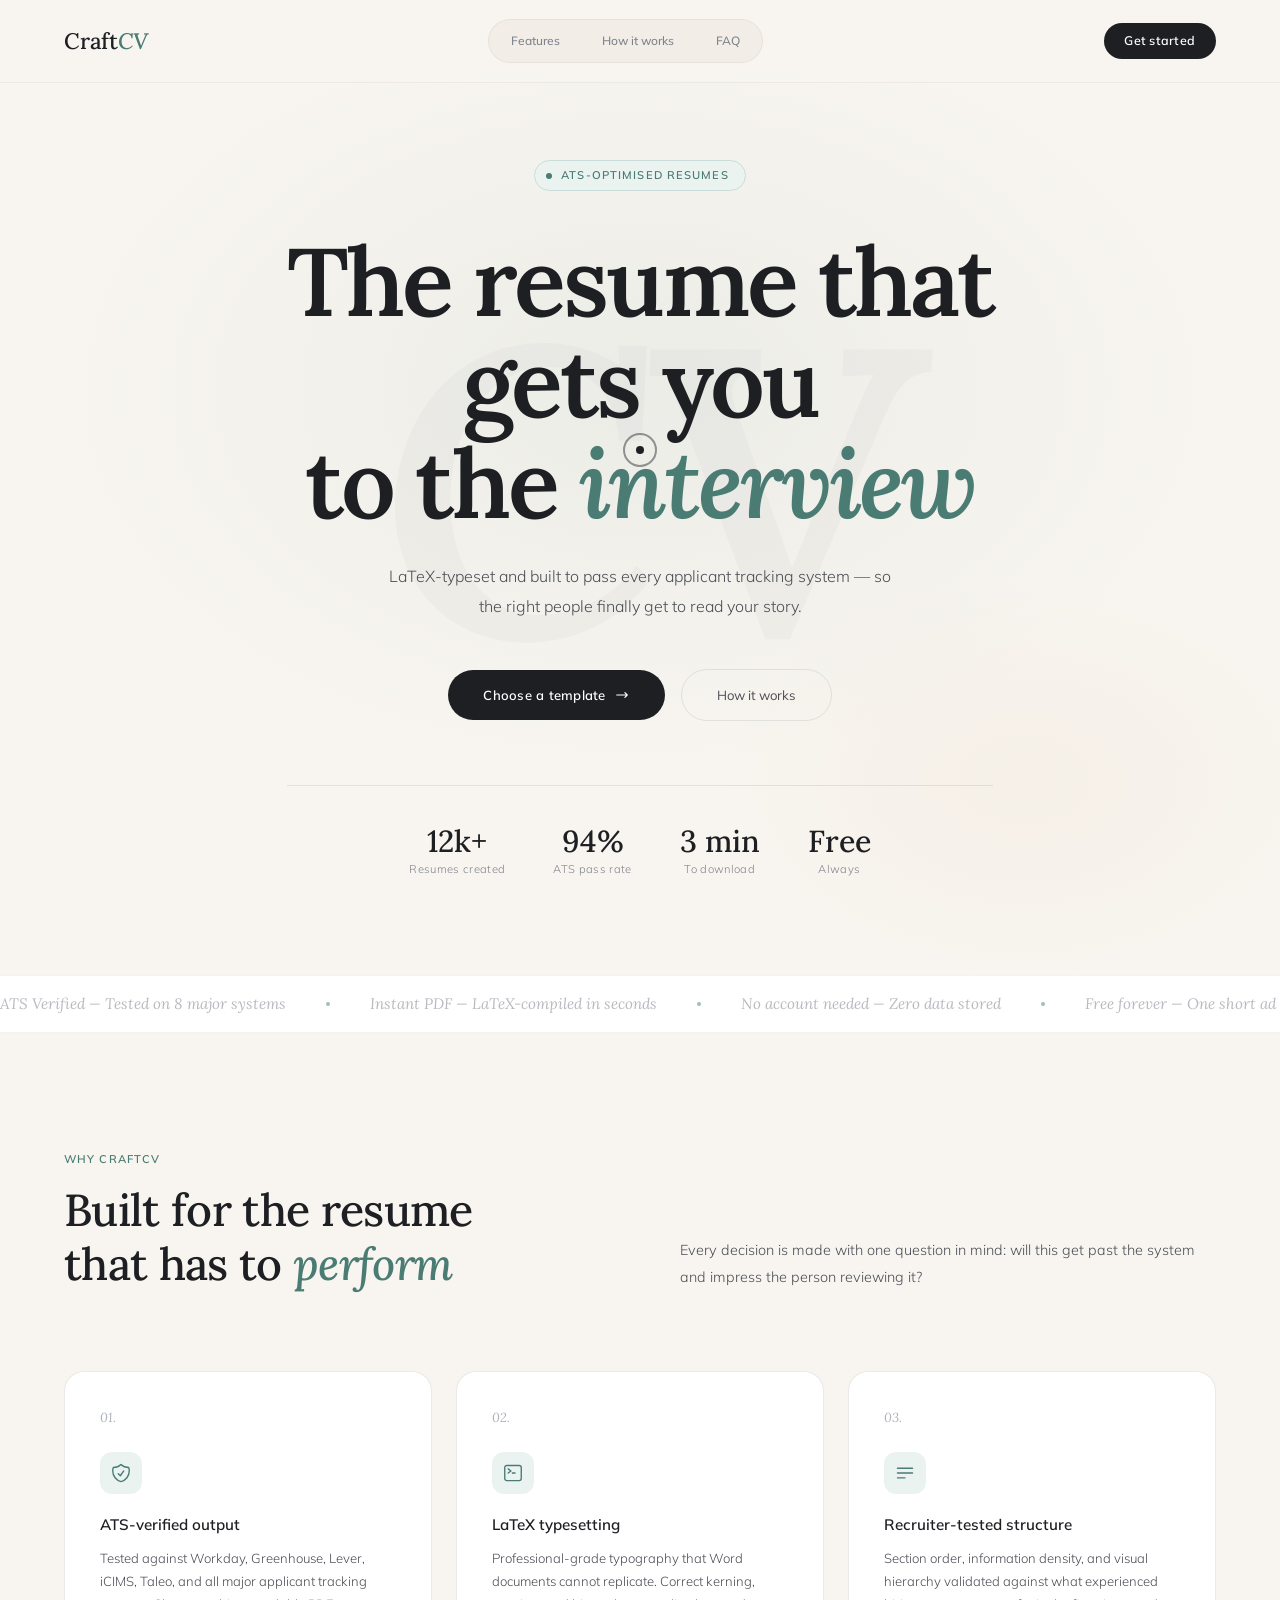
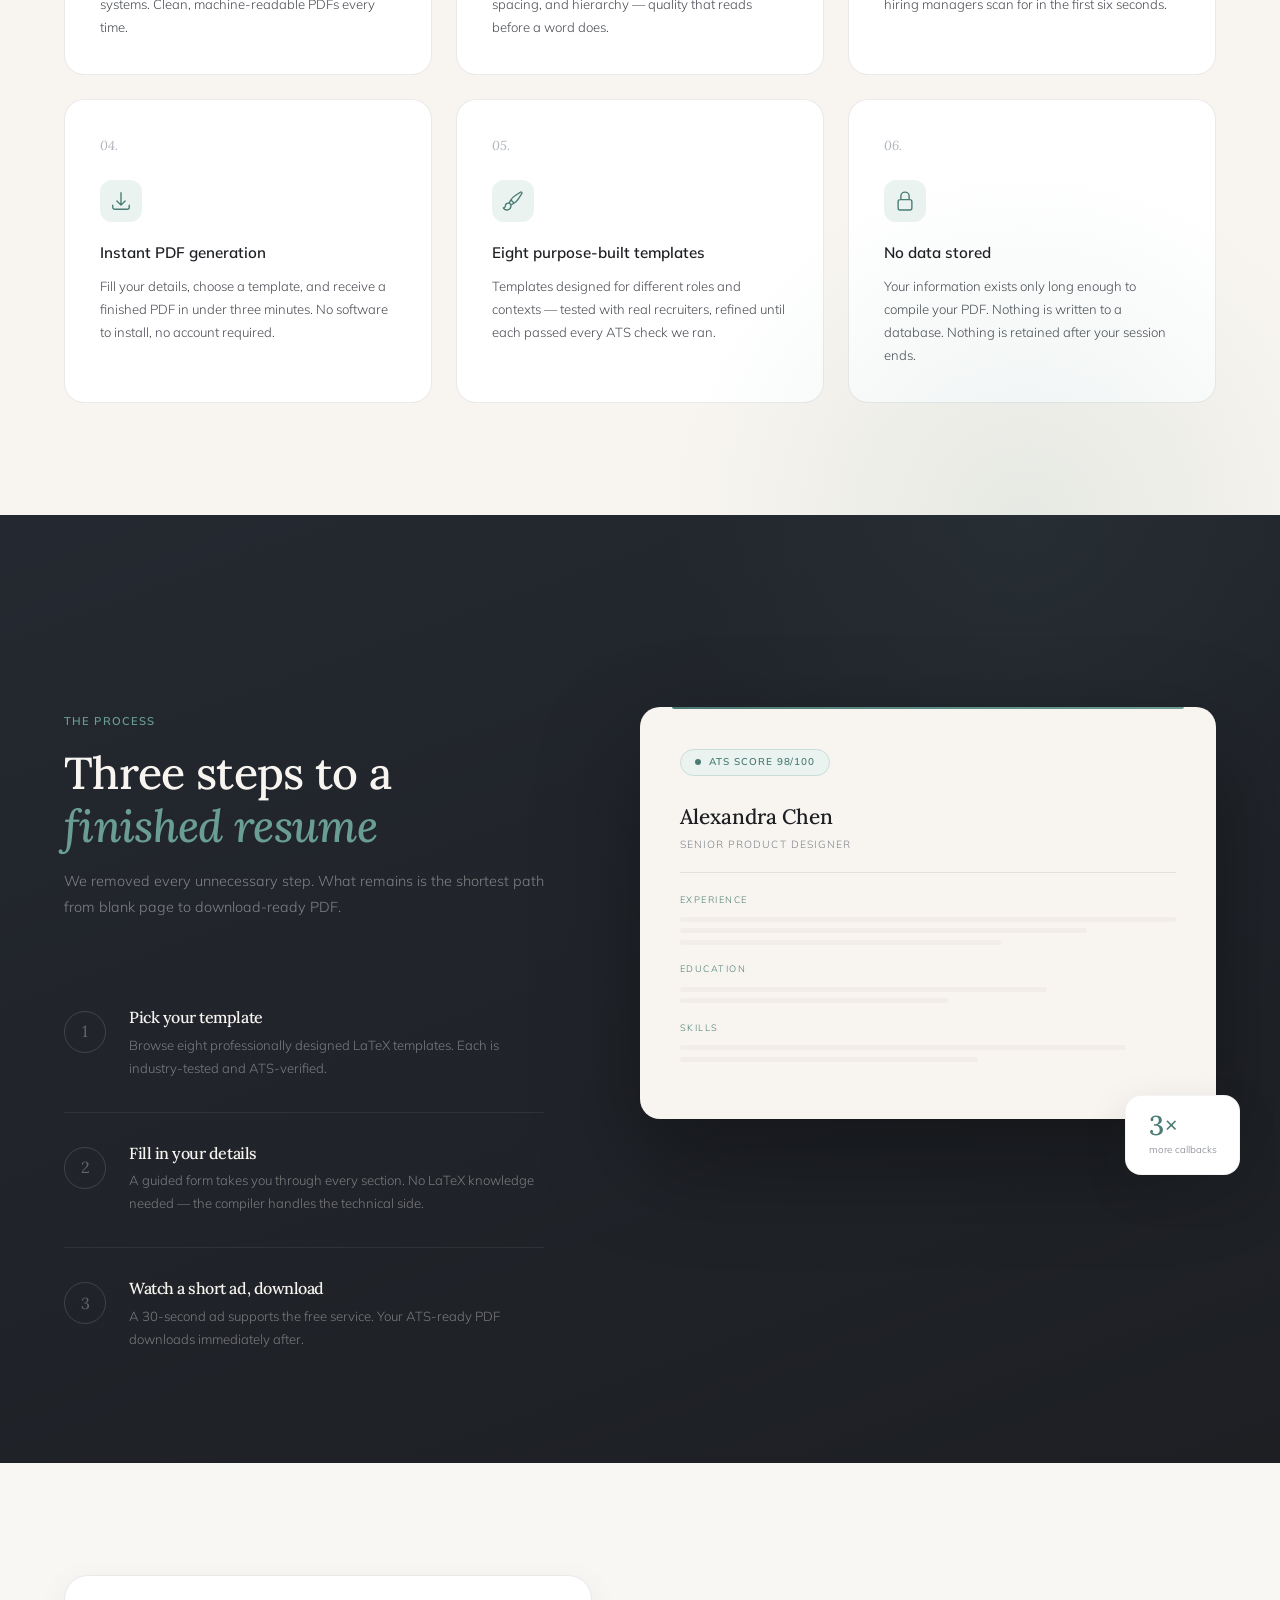
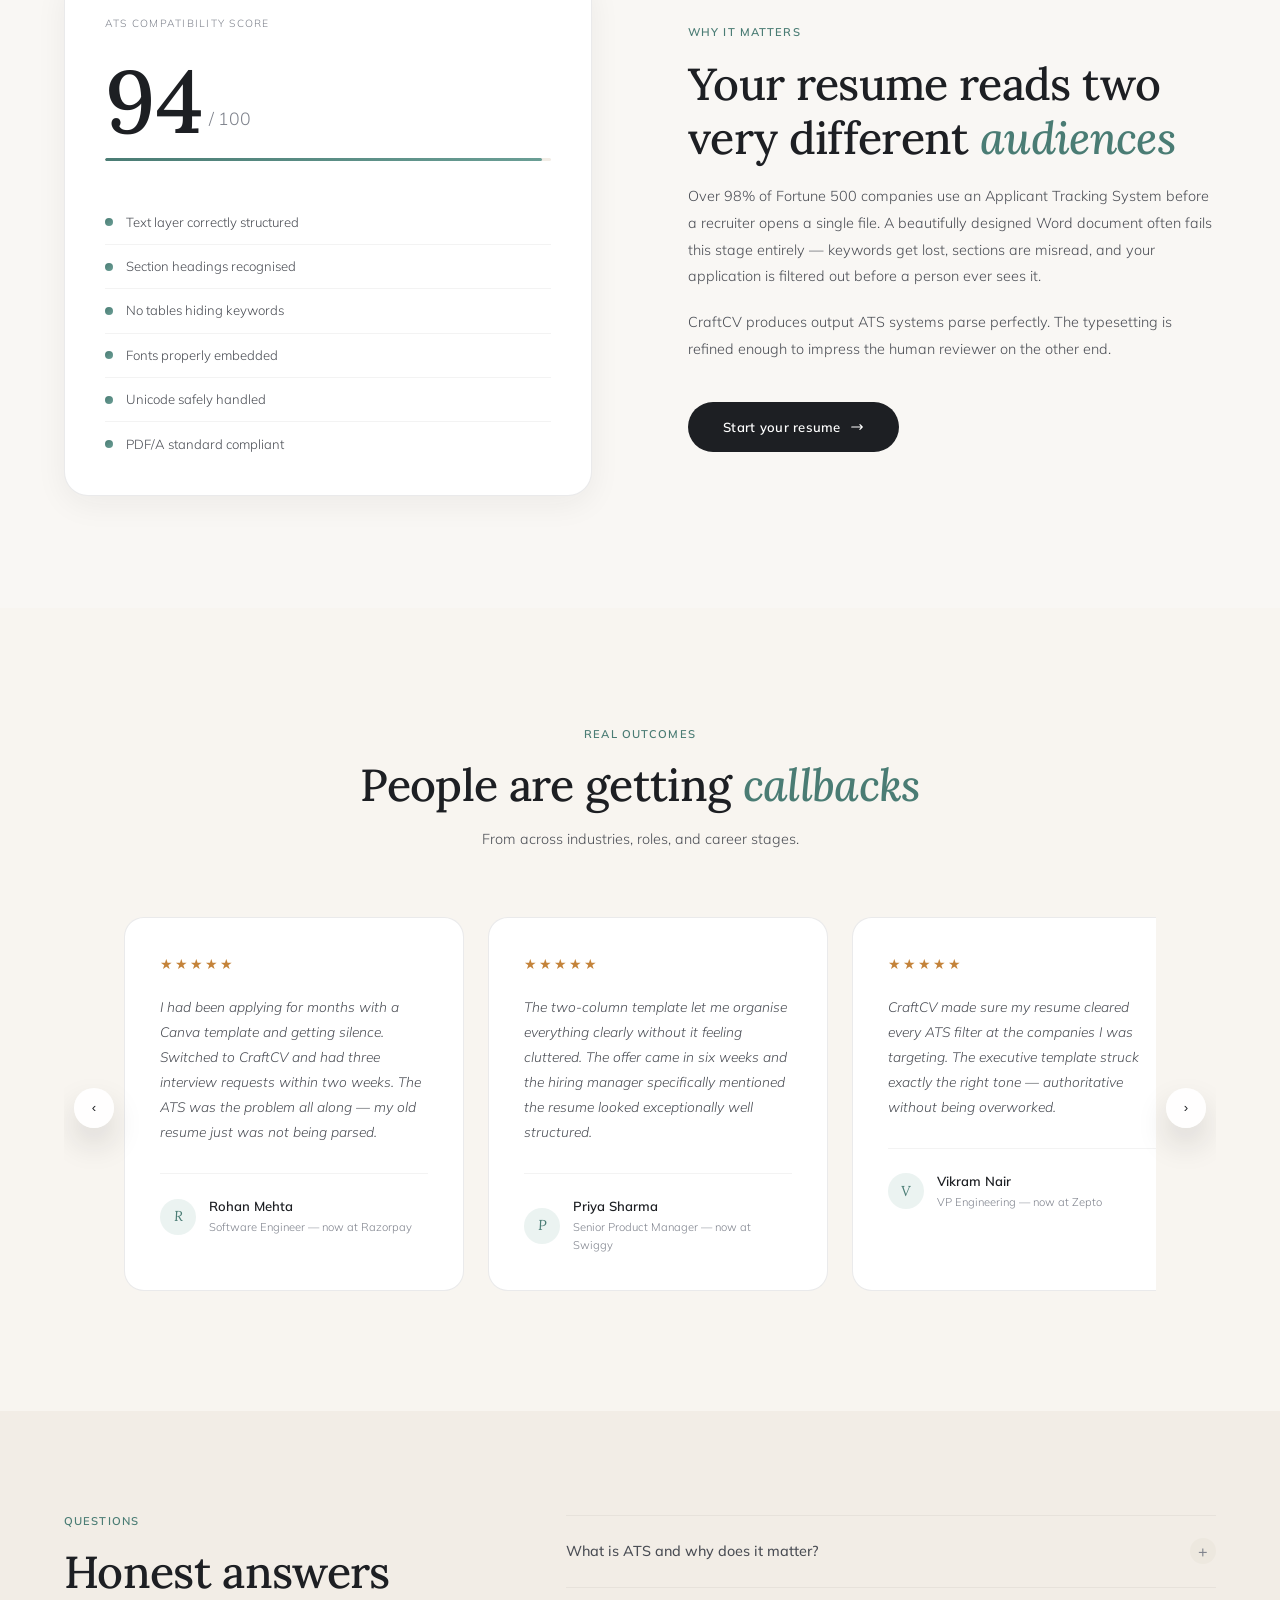
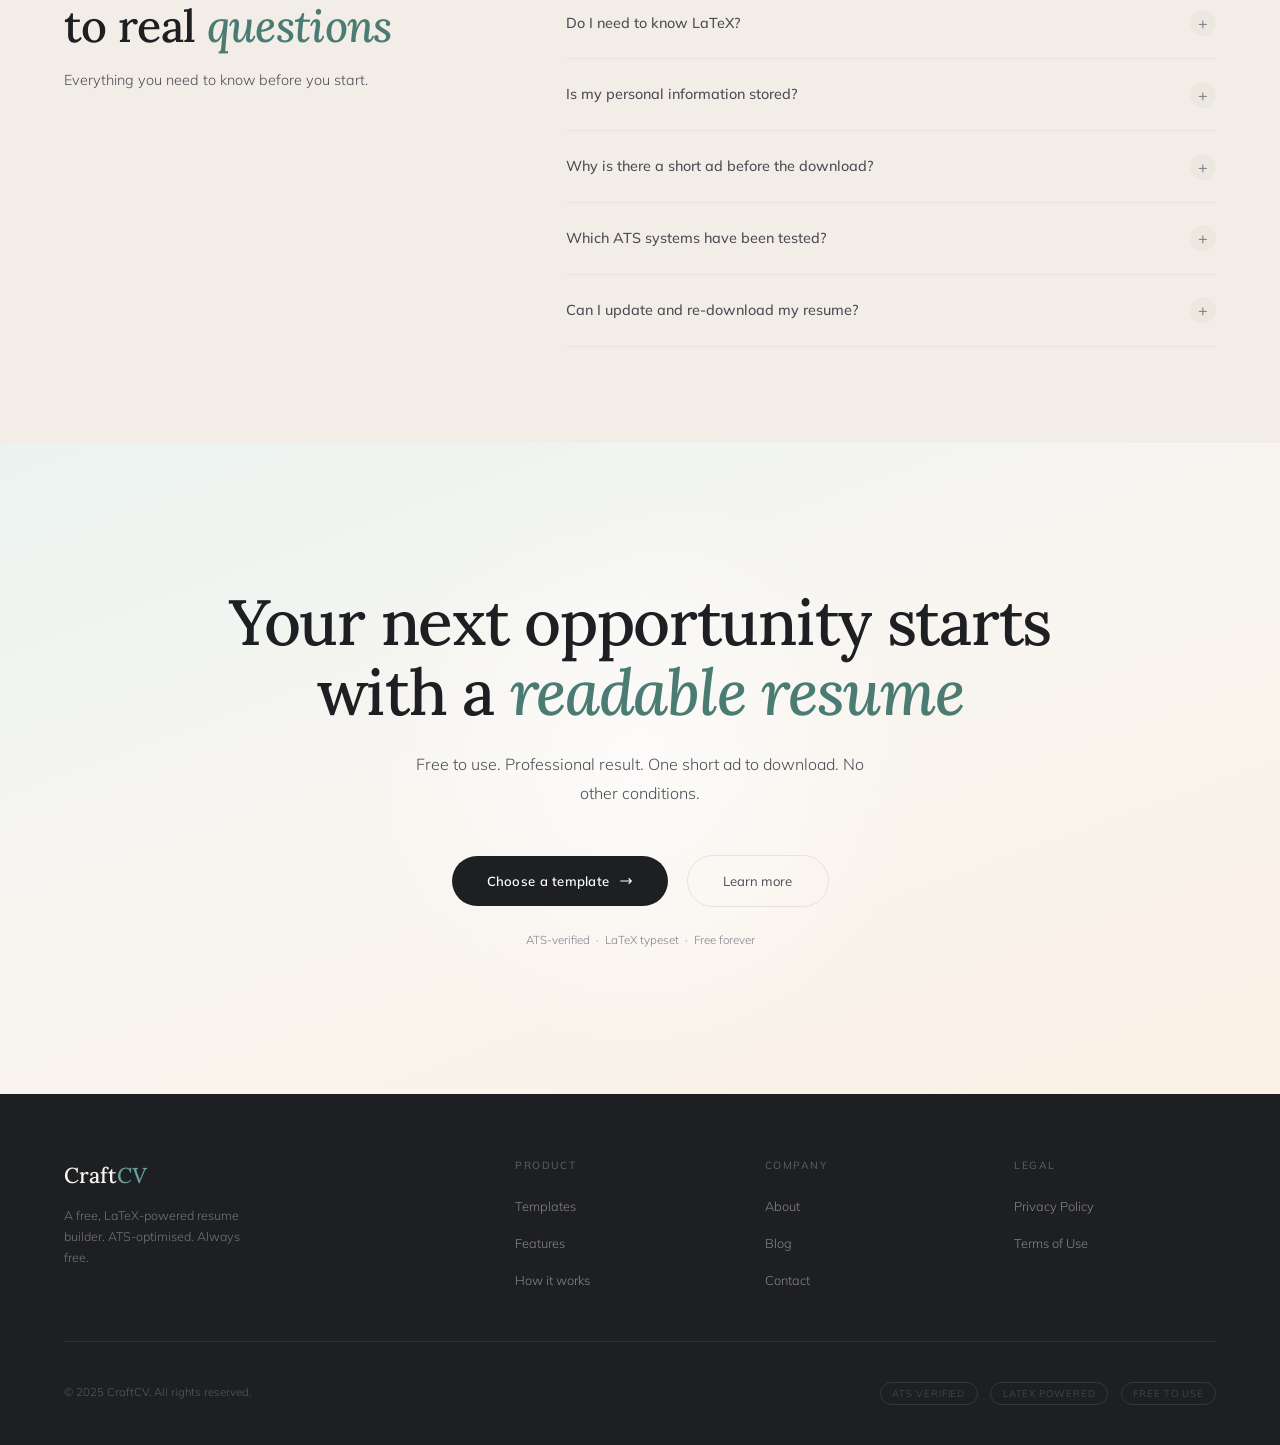
<file: index.html>
<!DOCTYPE html>
<html lang="en">
<head>
<meta charset="UTF-8"/>
<meta name="viewport" content="width=device-width,initial-scale=1.0"/>
<title>CraftCV — Resumes That Open Doors</title>
<meta name="description" content="Build an ATS-optimised, LaTeX-typeset resume in minutes. Professional templates, instant PDF download. Free."/>
<link rel="preconnect" href="https://fonts.googleapis.com"/>
<link rel="preconnect" href="https://fonts.gstatic.com" crossorigin/>
<link href="https://fonts.googleapis.com/css2?family=Lora:ital,wght@0,400;0,500;0,600;1,400;1,500&family=Mulish:wght@300;400;500;600&display=swap" rel="stylesheet"/>
<style>
*,*::before,*::after{box-sizing:border-box;margin:0;padding:0}
:root{
  --bg:       #F8F5F0;
  --bg-warm:  #F2EDE6;
  --bg-soft:  #EDE8DF;
  --white:    #FFFFFF;
  --mist:     #F9F7F4;
  --ink:      #1D1F23;
  --ink-mid:  #4A4D54;
  --ink-soft: #7E828C;
  --ink-faint:#B0B4BC;
  --teal:     #4A7C74;
  --teal-l:   #6A9E95;
  --teal-pale:#EBF3F1;
  --teal-mid: #C8DDD9;
  --amber:    #C4833A;
  --amber-pale:#FBF1E6;
  --line:     rgba(29,31,35,0.09);
  --line-s:   rgba(29,31,35,0.05);
}
html{scroll-behavior:smooth}
body{font-family:'Mulish',sans-serif;background:var(--bg);color:var(--ink);overflow-x:hidden;font-weight:300;-webkit-font-smoothing:antialiased;line-height:1.6;cursor:none !important;}
*{cursor:none !important;}
#custom-cursor-dot,#custom-cursor-ring{position:fixed;top:0;left:0;transform:translate(-50%, -50%);pointer-events:none;z-index:99999;transition:opacity 0.2s ease;}
#custom-cursor-dot{width:8px;height:8px;border-radius:50%;background:var(--ink);}
#custom-cursor-ring{width:34px;height:34px;border-radius:50%;border:2px solid rgba(29,31,35,0.45);background:transparent;}

/* ── NAV ── */
nav{position:fixed;top:0;left:0;right:0;z-index:200;display:flex;align-items:center;justify-content:space-between;padding:1.2rem 5vw;background:rgba(248,245,240,0.9);backdrop-filter:blur(16px);border-bottom:1px solid var(--line-s);transition:padding 0.3s}
nav.scrolled{padding:0.85rem 5vw;box-shadow:0 2px 24px rgba(29,31,35,0.06)}
.logo{font-family:'Lora',serif;font-size:1.4rem;font-weight:500;color:var(--ink);text-decoration:none;letter-spacing:-0.01em}
.logo span{color:var(--teal);font-style:italic}
.nav-center{display:flex;gap:0.4rem;background:var(--bg-warm);border-radius:100px;padding:0.3rem;border:1px solid var(--line-s)}
.nav-pill{font-size:0.75rem;font-weight:500;color:var(--ink-soft);text-decoration:none;padding:0.4rem 1.1rem;border-radius:100px;transition:all 0.2s;white-space:nowrap}
.nav-pill:hover{color:var(--ink);background:rgba(255,255,255,0.7)}
a.nav-pill[href="Templates.html"], a.nav-pill[href="#templates"], .drawer a[href="Templates.html"], .drawer a[href="#templates"]{display:none !important}
.nav-actions{display:flex;align-items:center;gap:0.8rem}
.nav-login{font-size:0.78rem;color:var(--ink-soft);text-decoration:none;transition:color 0.2s;font-weight:400}
.nav-login:hover{color:var(--ink)}
.nav-cta{font-size:0.78rem;font-weight:600;color:var(--white);background:var(--ink);text-decoration:none;padding:0.5rem 1.3rem;border-radius:100px;transition:all 0.25s;letter-spacing:0.02em}
.nav-cta:hover{background:var(--teal);transform:translateY(-1px);box-shadow:0 6px 20px rgba(74,124,116,0.3)}
.ham{display:none;flex-direction:column;gap:5px;cursor:pointer;background:none;border:none;padding:4px}
.ham span{display:block;width:22px;height:1.5px;background:var(--ink-mid);border-radius:2px}
.drawer{display:none;position:fixed;inset:0;background:rgba(248,245,240,0.98);backdrop-filter:blur(24px);z-index:199;flex-direction:column;justify-content:center;align-items:center;gap:2rem}
.drawer.open{display:flex}
.drawer a{font-family:'Lora',serif;font-size:2rem;font-weight:400;color:var(--ink);text-decoration:none;transition:color 0.2s}
.drawer a:hover{color:var(--teal)}
.drawer-x{position:absolute;top:1.5rem;right:5vw;font-size:1.5rem;background:none;border:none;color:var(--ink-soft);cursor:pointer}

/* ── HERO ── */
.hero{min-height:100vh;display:flex;flex-direction:column;align-items:center;justify-content:center;text-align:center;padding:10rem 5vw 6rem;position:relative;overflow:hidden}
.hero::before{content:'';position:absolute;inset:0;background:radial-gradient(ellipse 70% 60% at 50% 40%,rgba(74,124,116,0.07) 0%,transparent 65%),radial-gradient(ellipse 40% 35% at 80% 80%,rgba(196,131,58,0.05) 0%,transparent 60%);pointer-events:none}
.hero::after{content:'CV';position:absolute;font-family:'Lora',serif;font-size:clamp(18rem,32vw,40rem);font-weight:600;font-style:italic;color:rgba(29,31,35,0.025);letter-spacing:-0.05em;line-height:1;top:50%;left:50%;transform:translate(-50%,-50%);pointer-events:none;user-select:none;z-index:0}

.hero-text{position:relative;z-index:1;animation:fadeUp 0.85s ease both;max-width:920px}
.hero-kicker{display:inline-flex;align-items:center;gap:0.55rem;font-size:0.7rem;font-weight:600;letter-spacing:0.1em;text-transform:uppercase;color:var(--teal);background:var(--teal-pale);border:1px solid var(--teal-mid);padding:0.35rem 1rem 0.35rem 0.7rem;border-radius:100px;margin-bottom:2.5rem}
.hero-kicker-dot{width:6px;height:6px;border-radius:50%;background:var(--teal);display:inline-block;flex-shrink:0}
.hero-heading{font-family:'Lora',serif;font-size:clamp(3.5rem,7.5vw,7.5rem);font-weight:600;line-height:1.05;letter-spacing:-0.03em;color:var(--ink);margin-bottom:1.8rem}
.hero-heading em{font-style:italic;color:var(--teal)}
.hero-sub{font-size:1rem;line-height:1.85;color:var(--ink-mid);max-width:520px;margin:0 auto 3rem;font-weight:300}
.hero-actions{display:flex;align-items:center;justify-content:center;gap:1rem;flex-wrap:wrap;margin-bottom:4rem}
.btn-primary{display:inline-flex;align-items:center;gap:0.6rem;background:var(--ink);color:var(--white);font-size:0.82rem;font-weight:600;letter-spacing:0.02em;padding:0.9rem 2.2rem;border-radius:100px;text-decoration:none;cursor:pointer;border:none;font-family:'Mulish',sans-serif;transition:all 0.3s}
.btn-primary:hover{background:var(--teal);transform:translateY(-2px);box-shadow:0 12px 32px rgba(74,124,116,0.25)}
.btn-primary svg{transition:transform 0.3s}
.btn-primary:hover svg{transform:translateX(3px)}
.btn-outline{display:inline-flex;align-items:center;gap:0.5rem;color:var(--ink-mid);font-size:0.82rem;font-weight:400;text-decoration:none;border:1.5px solid var(--line);padding:0.9rem 2.2rem;border-radius:100px;transition:all 0.25s;font-family:'Mulish',sans-serif}
.btn-outline:hover{border-color:var(--ink-mid);color:var(--ink)}

.hero-proof{display:flex;gap:3rem;justify-content:center;padding-top:2.5rem;border-top:1px solid var(--line);flex-wrap:wrap}
.proof-item{}
.proof-num{font-family:'Lora',serif;font-size:1.9rem;font-weight:500;color:var(--ink);display:block;line-height:1}
.proof-label{font-size:0.7rem;color:var(--ink-soft);margin-top:0.25rem;display:block;letter-spacing:0.03em}

.hero-visual{display:none}
.resume-card{background:var(--white);border:1px solid var(--line);border-radius:20px;padding:2.5rem;max-width:380px;margin:0 auto;box-shadow:0 24px 70px rgba(29,31,35,0.09),0 4px 16px rgba(29,31,35,0.05);position:relative}
.rc-ats{display:inline-flex;align-items:center;gap:0.5rem;background:var(--teal-pale);border:1px solid var(--teal-mid);color:var(--teal);font-size:0.62rem;font-weight:600;letter-spacing:0.1em;text-transform:uppercase;padding:0.3rem 0.85rem;border-radius:100px;margin-bottom:1.5rem}
.rc-ats::before{content:'';width:6px;height:6px;border-radius:50%;background:var(--teal)}
.rc-name{font-family:'Lora',serif;font-size:1.3rem;font-weight:500;color:var(--ink)}
.rc-role{font-size:0.65rem;letter-spacing:0.1em;text-transform:uppercase;color:var(--teal);margin-top:0.2rem;margin-bottom:1.2rem}
.rc-divider{height:1px;background:var(--line);margin-bottom:1.2rem}
.rc-sl{font-size:0.58rem;letter-spacing:0.16em;text-transform:uppercase;color:var(--ink-soft);margin-bottom:0.6rem;display:block}
.rc-line{height:5px;background:var(--bg-warm);border-radius:3px;margin-bottom:0.4rem}
.rc-sec{margin-bottom:1.1rem}
.rc-float{position:absolute;bottom:-1.2rem;right:-1.2rem;background:var(--white);border-radius:14px;padding:0.9rem 1.3rem;box-shadow:0 12px 36px rgba(29,31,35,0.12);border:1px solid var(--line-s)}
.rc-float-num{font-family:'Lora',serif;font-size:1.5rem;font-weight:500;color:var(--teal);line-height:1}
.rc-float-lbl{font-size:0.62rem;color:var(--ink-soft);margin-top:0.2rem;font-weight:300}

/* ── BENEFITS STRIP ── */
.trust-strip{padding:2rem 5vw 3rem;background:var(--white);border:1px solid var(--line);border-radius:28px;box-shadow:0 24px 60px rgba(29,31,35,0.08);margin:0 auto 3rem;max-width:1200px;}
.trust-inner{display:grid;grid-template-columns:repeat(4,minmax(0,1fr));gap:1rem}
.trust-item{display:flex;align-items:flex-start;gap:1rem;padding:1.2rem;border-radius:20px;background:var(--mist);}
.trust-icon{width:44px;height:44px;border-radius:16px;background:var(--teal-pale);display:grid;place-items:center;color:var(--teal);font-size:1.25rem;flex-shrink:0}
.trust-copy{display:flex;flex-direction:column;gap:0.22rem}
.trust-copy strong{font-size:0.95rem;color:var(--ink);line-height:1.2}
.trust-copy span{font-size:0.85rem;color:var(--ink-mid);line-height:1.7}

/* ── MARQUEE ── */
.marquee-wrap{border-top:1px solid var(--line-s);border-bottom:1px solid var(--line-s);background:var(--white);padding:1rem 0;overflow:hidden}
.marquee-track{display:flex;gap:2.5rem;align-items:center;animation:marquee 28s linear infinite;white-space:nowrap}
.mq-item{font-family:'Lora',serif;font-style:italic;font-size:0.95rem;color:var(--ink-soft);opacity:0.55;flex-shrink:0}
.mq-dot{width:4px;height:4px;border-radius:50%;background:var(--teal);opacity:0.5;flex-shrink:0}
@keyframes marquee{0%{transform:translateX(0)}100%{transform:translateX(-50%)}}

/* ── SECTION HELPERS ── */
.s-kicker{display:inline-block;font-size:0.7rem;font-weight:600;letter-spacing:0.1em;text-transform:uppercase;color:var(--teal);margin-bottom:0.9rem}
.s-heading{font-family:'Lora',serif;font-size:clamp(1.9rem,3.5vw,3rem);font-weight:500;line-height:1.2;color:var(--ink);letter-spacing:-0.015em}
.s-heading em{font-style:italic;color:var(--teal)}
.s-body{font-size:0.9rem;line-height:1.85;color:var(--ink-mid);font-weight:300;margin-top:0.9rem}

/* ── FEATURES ── */
.features-section{padding:7rem 5vw}
.features-intro{display:grid;grid-template-columns:1fr 1fr;gap:5rem;align-items:end;margin-bottom:5rem}
.features-grid{display:grid;grid-template-columns:repeat(3,1fr);gap:1.5rem}
.feat-card{background:var(--white);border:1px solid var(--line);border-radius:20px;padding:2.2rem;transition:transform 0.3s,box-shadow 0.3s,border-color 0.3s;position:relative;overflow:hidden}
.feat-card::after{content:'';position:absolute;top:0;left:0;right:0;height:2px;background:linear-gradient(90deg,var(--teal),var(--teal-l));opacity:0;transition:opacity 0.3s}
.feat-card:hover{transform:translateY(-4px);box-shadow:0 20px 50px rgba(29,31,35,0.08);border-color:var(--teal-mid)}
.feat-card:hover::after{opacity:1}
.feat-num{font-family:'Lora',serif;font-size:0.82rem;font-style:italic;color:var(--ink-faint);margin-bottom:1.5rem;display:block}
.feat-icon{width:42px;height:42px;border-radius:12px;background:var(--teal-pale);display:flex;align-items:center;justify-content:center;margin-bottom:1.2rem}
.feat-icon svg{width:22px;height:22px;color:var(--teal)}
.feat-title{font-size:0.95rem;font-weight:600;color:var(--ink);margin-bottom:0.6rem}
.feat-desc{font-size:0.82rem;line-height:1.75;color:var(--ink-mid);font-weight:300}

/* ── HOW IT WORKS ── */
.how-section{padding:7rem 5vw;background:linear-gradient(160deg,#242830 0%,#1D1F23 100%);overflow:visible;position:relative;padding-bottom:5rem}
.how-section::before{content:'';position:absolute;top:-40%;right:-10%;width:60vw;height:60vw;border-radius:50%;background:radial-gradient(circle,rgba(74,124,116,0.1) 0%,transparent 65%);pointer-events:none}
.how-section .s-kicker{color:var(--teal-l)}
.how-section .s-heading{color:#F8F5F0}
.how-section .s-heading em{color:var(--teal-l)}
.how-section .s-body{color:rgba(248,245,240,0.45)}
.how-layout{display:grid;grid-template-columns:1fr 1.2fr;gap:6rem;margin-top:5rem;align-items:start}
.how-steps{display:flex;flex-direction:column;gap:0}
.how-step{display:grid;grid-template-columns:46px 1fr;gap:1.2rem;padding:2rem 0;border-bottom:1px solid rgba(255,255,255,0.07);transition:all 0.3s}
.how-step:last-child{border-bottom:none}
.hs-num{width:42px;height:42px;border-radius:50%;border:1.5px solid rgba(255,255,255,0.14);display:flex;align-items:center;justify-content:center;font-family:'Lora',serif;font-size:1rem;color:rgba(255,255,255,0.3);flex-shrink:0;margin-top:2px;transition:all 0.3s}
.how-step:hover .hs-num{border-color:var(--teal-l);color:var(--teal-l)}
.hs-title{font-family:'Lora',serif;font-size:1rem;font-weight:500;color:#F8F5F0;margin-bottom:0.5rem;line-height:1.05;letter-spacing:-0.03em;}
.hs-body{font-size:0.82rem;line-height:1.75;color:rgba(248,245,240,0.42);font-weight:300}

/* how visual */
.how-card{background:var(--bg);border-radius:20px;padding:2.5rem;box-shadow:0 40px 100px rgba(0,0,0,0.35);position:relative;margin-bottom:2rem}
.how-card::before{content:'';position:absolute;top:0;left:2rem;right:2rem;height:2px;background:linear-gradient(90deg,var(--teal),var(--teal-l));border-radius:0 0 4px 4px}
.hc-ats{display:inline-flex;align-items:center;gap:0.5rem;background:var(--teal-pale);border:1px solid var(--teal-mid);color:var(--teal);font-size:0.62rem;font-weight:600;letter-spacing:0.1em;text-transform:uppercase;padding:0.3rem 0.85rem;border-radius:100px;margin-bottom:1.5rem}
.hc-ats::before{content:'';width:6px;height:6px;border-radius:50%;background:var(--teal)}
.hc-name{font-family:'Lora',serif;font-size:1.3rem;font-weight:500;color:var(--ink)}
.hc-role{font-size:0.65rem;letter-spacing:0.1em;text-transform:uppercase;color:var(--ink-soft);margin-top:0.2rem;margin-bottom:1.2rem}
.hc-div{height:1px;background:var(--line);margin-bottom:1.2rem}
.hc-sl{font-size:0.58rem;letter-spacing:0.16em;text-transform:uppercase;color:var(--teal);margin-bottom:0.6rem;display:block}
.hc-line{height:5px;background:var(--bg-warm);border-radius:3px;margin-bottom:0.4rem}
.hc-sec{margin-bottom:1.1rem}
.hv-float{position:absolute;bottom:-1.5rem;right:-1.5rem;background:var(--white);border-radius:16px;padding:1rem 1.4rem;box-shadow:0 16px 40px rgba(29,31,35,0.15);border:1px solid var(--line-s);z-index:10}
.hv-num{font-family:'Lora',serif;font-size:1.7rem;font-weight:500;color:var(--teal);line-height:1}
.hv-lbl{font-size:0.62rem;color:var(--ink-soft);margin-top:0.2rem;font-weight:300}
.how-visual{position:relative;overflow:visible}

/* ── ATS ── */
.ats-section{padding:7rem 5vw;background:var(--mist)}
.ats-layout{display:grid;grid-template-columns:1fr 1fr;gap:6rem;align-items:center}
.ats-card{background:var(--white);border:1px solid var(--line);border-radius:24px;padding:2.5rem;box-shadow:0 8px 32px rgba(29,31,35,0.06)}
.ats-lbl{font-size:0.65rem;letter-spacing:0.12em;text-transform:uppercase;color:var(--ink-soft);margin-bottom:1.5rem}
.ats-score-row{display:flex;align-items:flex-end;gap:0.3rem;margin-bottom:0.8rem}
.ats-big{font-family:'Lora',serif;font-size:5.5rem;font-weight:500;line-height:1;color:var(--ink)}
.ats-denom{font-size:1.1rem;color:var(--ink-soft);padding-bottom:0.8rem;font-weight:300}
.ats-bar-bg{height:3px;background:var(--bg-warm);border-radius:4px;margin-bottom:2.5rem;overflow:hidden}
.ats-bar-fill{height:100%;width:0;background:linear-gradient(90deg,var(--teal),var(--teal-l));border-radius:4px;transition:width 1.8s cubic-bezier(0.4,0,0.2,1)}
.ats-list{display:flex;flex-direction:column;gap:0}
.ats-row{display:flex;align-items:center;gap:0.8rem;font-size:0.82rem;color:var(--ink-mid);font-weight:300;padding:0.7rem 0;border-bottom:1px solid var(--line-s)}
.ats-row:last-child{border-bottom:none;padding-bottom:0}
.ats-dot{width:8px;height:8px;border-radius:50%;background:linear-gradient(135deg,var(--teal),var(--teal-l));flex-shrink:0}

/* ── TEMPLATES ── */
.templates-section{padding:7rem 5vw;background:var(--bg-warm)}
.templates-hdr{display:flex;justify-content:space-between;align-items:flex-end;margin-bottom:4rem;flex-wrap:wrap;gap:2rem}
.tpl-grid{display:grid;grid-template-columns:repeat(auto-fit,minmax(280px,1fr));gap:1.5rem;align-items:start;justify-items:center;}
.tpl-wrap{cursor:pointer;transition:transform 0.3s;min-width:0;overflow:visible;width:100%;max-width:420px;margin:0 auto;}
.tpl-wrap:hover{transform:translateY(-6px)}
.tpl-wrap:hover .tpl-overlay{opacity:1}
.tpl-frame{aspect-ratio:3/4;background:var(--white);border:1px solid var(--line);border-radius:18px;overflow:hidden;position:relative;box-shadow:0 4px 16px rgba(29,31,35,0.06);transition:box-shadow 0.3s;min-height:0;min-width:0}
.tpl-wrap:hover .tpl-frame{box-shadow:0 20px 50px rgba(29,31,35,0.12)}
.tpl-body{padding:1.3rem;height:100%}
.tpl-h{border-bottom:1px solid #F0ECE6;padding-bottom:0.6rem;margin-bottom:0.6rem}
.tn{height:7px;width:55%;margin-bottom:4px;border-radius:2px}
.tr{height:3.5px;width:38%;border-radius:2px}
.ts{height:2.5px;width:28%;margin:0.5rem 0 0.4rem;border-radius:2px}
.tl{height:3px;background:#F2EDE6;margin-bottom:3px;border-radius:2px}
.tpl-overlay{position:absolute;inset:0;background:rgba(29,31,35,0.65);display:flex;align-items:center;justify-content:center;opacity:0;transition:opacity 0.3s;border-radius:18px}
.tpl-overlay span{font-size:0.72rem;letter-spacing:0.1em;text-transform:uppercase;color:var(--white);border:1.5px solid rgba(255,255,255,0.45);padding:0.55rem 1.3rem;border-radius:100px;font-weight:500}
.tpl-name{margin-top:0.9rem;font-size:0.82rem;font-weight:500;color:var(--ink)}

/* ── TESTIMONIALS ── */
.testimonials-section{padding:7rem 5vw}
.test-hdr{text-align:center;margin-bottom:4rem}
.test-hdr .s-body{margin:0.9rem auto 0;max-width:480px}
.test-carousel{position:relative;margin:0 auto;max-width:calc(340px*3 + 1.5rem*2 + 120px);width:min(100%,calc(340px*3 + 1.5rem*2 + 120px));overflow:hidden;box-sizing:border-box;padding:0 60px}
.test-grid{display:flex;gap:1.5rem;overflow-x:auto;overflow-y:hidden;scroll-snap-type:x mandatory;scroll-behavior:smooth;padding-bottom:0.5rem;scroll-padding:0 0;-ms-overflow-style:none;scrollbar-width:none}
.test-grid::-webkit-scrollbar{display:none}
.test-card{background:var(--white);border:1px solid var(--line);border-radius:20px;padding:2.2rem;transition:transform 0.3s,box-shadow 0.3s;position:relative;box-sizing:border-box;flex:0 0 340px;width:340px;max-width:340px;scroll-snap-align:start}
.test-card::before{content:'';position:absolute;top:0;left:0;width:100%;height:2px;background:linear-gradient(90deg,var(--teal-pale),var(--teal-mid));border-radius:20px 20px 0 0;opacity:0;transition:opacity 0.3s}
.test-card:hover{transform:translateY(-4px);box-shadow:0 20px 50px rgba(29,31,35,0.08)}
.test-card:hover::before{opacity:1}
.test-stars{color:var(--amber);font-size:0.85rem;letter-spacing:2px;margin-bottom:1.2rem}
.test-quote{font-size:0.86rem;line-height:1.82;color:var(--ink-mid);font-style:italic;font-weight:300;margin-bottom:1.8rem}
.test-hr{height:1px;background:var(--line-s);margin-bottom:1.4rem}
.test-author{display:flex;align-items:center;gap:0.8rem}
.test-avatar{width:36px;height:36px;border-radius:50%;background:var(--teal-pale);display:flex;align-items:center;justify-content:center;font-family:'Lora',serif;font-style:italic;font-size:0.9rem;color:var(--teal);flex-shrink:0}
.test-name{font-size:0.82rem;font-weight:600;color:var(--ink)}
.test-role{font-size:0.7rem;color:var(--ink-soft);font-weight:300;margin-top:0.1rem}
.test-nav{position:absolute;top:50%;width:40px;height:40px;border:none;border-radius:50%;background:rgba(255,255,255,0.95);box-shadow:0 16px 32px rgba(29,31,35,0.14);display:grid;place-items:center;color:var(--ink);cursor:pointer;transform:translateY(-50%);z-index:2;transition:transform 0.2s,background 0.2s}
.test-nav:hover{background:var(--white);transform:translateY(-50%) scale(1.05)}
.test-nav-left{left:10px}
.test-nav-right{right:10px}
.test-nav:focus{outline:none;box-shadow:0 0 0 3px rgba(74,124,116,0.18)}

/* ── FAQ ── */
.faq-section{padding:6rem 5vw;background:var(--bg-warm)}
.faq-layout{display:grid;grid-template-columns:1fr 1.6fr;gap:6rem;align-items:start}
.faq-list{margin-top:0.5rem}
.faq-item{border-bottom:1px solid var(--line-s)}
.faq-item:first-child{border-top:1px solid var(--line-s)}
.faq-q{display:flex;justify-content:space-between;align-items:center;padding:1.4rem 0;cursor:pointer;font-size:0.9rem;font-weight:500;color:var(--ink-mid);gap:1rem;transition:color 0.2s}
.faq-q:hover{color:var(--ink)}
.faq-toggle{width:26px;height:26px;border-radius:50%;background:var(--bg-soft);display:flex;align-items:center;justify-content:center;flex-shrink:0;transition:all 0.25s;color:var(--ink-soft);font-size:1rem;line-height:1}
.faq-item.open .faq-toggle{background:var(--ink);color:var(--white);transform:rotate(45deg)}
.faq-a{font-size:0.84rem;line-height:1.82;color:var(--ink-mid);font-weight:300;max-height:0;overflow:hidden;transition:max-height 0.35s ease,padding 0.3s}
.faq-item.open .faq-a{max-height:220px;padding-bottom:1.4rem}

/* ── CTA ── */
.cta-section{padding:9rem 5vw;text-align:center;position:relative;overflow:hidden;background:linear-gradient(160deg,var(--teal-pale) 0%,var(--bg) 45%,var(--amber-pale) 100%)}
.cta-section::before{content:'';position:absolute;top:50%;left:50%;transform:translate(-50%,-50%);width:70vmin;height:70vmin;border-radius:50%;background:radial-gradient(circle,rgba(255,255,255,0.65) 0%,transparent 65%);pointer-events:none}
.cta-heading{font-family:'Lora',serif;font-size:clamp(2.4rem,5vw,5rem);font-weight:500;line-height:1.1;color:var(--ink);letter-spacing:-0.02em;margin-bottom:1.4rem;position:relative;z-index:1}
.cta-heading em{font-style:italic;color:var(--teal)}
.cta-sub{font-size:1rem;line-height:1.8;color:var(--ink-mid);font-weight:300;max-width:480px;margin:0 auto 3rem;position:relative;z-index:1}
.cta-actions{display:flex;justify-content:center;align-items:center;gap:1.2rem;flex-wrap:wrap;position:relative;z-index:1}
.cta-note{font-size:0.72rem;color:var(--ink-soft);margin-top:1.5rem;position:relative;z-index:1}

/* ── FOOTER ── */
footer{background:var(--ink);padding:4rem 5vw 2.5rem}
.footer-grid{display:grid;grid-template-columns:2fr 1fr 1fr 1fr;gap:3rem;padding-bottom:3rem;border-bottom:1px solid rgba(255,255,255,0.08);margin-bottom:2.5rem}
.f-logo{font-family:'Lora',serif;font-size:1.35rem;font-weight:500;color:#F8F5F0;text-decoration:none;display:block;margin-bottom:0.8rem}
.f-logo span{font-style:italic;color:var(--teal-l)}
.f-tagline{font-size:0.78rem;line-height:1.7;color:rgba(248,245,240,0.4);font-weight:300;max-width:200px}
.fc-h{font-size:0.65rem;letter-spacing:0.14em;text-transform:uppercase;color:rgba(248,245,240,0.28);margin-bottom:1.2rem;font-weight:500}
.fc-ul{list-style:none;display:flex;flex-direction:column;gap:0.7rem}
.fc-ul a{font-size:0.8rem;color:rgba(248,245,240,0.48);text-decoration:none;transition:color 0.2s;font-weight:300}
.fc-ul a:hover{color:#F8F5F0}
.footer-bottom{display:flex;justify-content:space-between;align-items:center;flex-wrap:wrap;gap:1rem}
.f-copy{font-size:0.7rem;color:rgba(248,245,240,0.28)}
.f-tags{display:flex;gap:0.8rem}
.f-tag{font-size:0.6rem;letter-spacing:0.1em;text-transform:uppercase;color:rgba(248,245,240,0.22);border:1px solid rgba(255,255,255,0.1);padding:0.2rem 0.7rem;border-radius:100px}

/* ── ANIMATIONS ── */
@keyframes fadeUp{from{opacity:0;transform:translateY(28px)}to{opacity:1;transform:none}}
.reveal{opacity:0;transform:translateY(20px);transition:opacity 0.65s cubic-bezier(0.4,0,0.2,1),transform 0.65s cubic-bezier(0.4,0,0.2,1)}
.reveal.visible{opacity:1;transform:none}
.d1{transition-delay:0.08s}.d2{transition-delay:0.16s}.d3{transition-delay:0.24s}

/* ── RESPONSIVE ── */
@media(max-width:1100px){
  .nav-center{display:none}
  .features-grid{grid-template-columns:repeat(2,1fr)}
  .trust-inner{grid-template-columns:repeat(2,minmax(0,1fr))}
  .how-layout{grid-template-columns:1fr;gap:4rem}
  .how-visual{display:none}
  .ats-layout{grid-template-columns:1fr;gap:3rem}
  .tpl-grid{grid-template-columns:repeat(2,1fr)}
  .test-carousel{max-width:calc(340px*3 + 1.5rem*2)}
  .faq-layout{grid-template-columns:1fr;gap:2.5rem}
  .footer-grid{grid-template-columns:1fr 1fr;gap:2rem}
  .features-intro{grid-template-columns:1fr;gap:1.5rem}
  .templates-hdr{flex-direction:column;align-items:flex-start}
}
@media(max-width:768px){
  .nav-actions .nav-login{display:none}
  .nav-cta{display:none}
  .ham{display:flex}
  .hero{padding:7rem 5vw 4rem}
  .hero-sub{max-width:100%}
  .trust-inner{grid-template-columns:1fr}
  .features-grid{grid-template-columns:1fr}
  .tpl-grid{grid-template-columns:1fr 1fr}
  .test-carousel{max-width:100%;padding:0}
  .test-grid{margin:0;padding:0 0}
  .test-nav{display:none}
  .test-card{flex:0 0 100%;width:100%;max-width:100%}
  .footer-grid{grid-template-columns:1fr}
  .footer-bottom{flex-direction:column;text-align:center}
  .hero-proof{gap:1.5rem}
}
</style>
</head>
<body>

<!-- NAV -->
<nav id="navBar">
  <a href="#" class="logo">Craft<span>CV</span></a>
  <div class="nav-center">
    <a href="#features" class="nav-pill">Features</a>
    <a href="#how" class="nav-pill">How it works</a>
    <a href="#templates" class="nav-pill">Templates</a>
    <a href="#faq" class="nav-pill">FAQ</a>
  </div>
  <div class="nav-actions">
    <a href="templates.html" class="nav-cta">Get started</a>
  </div>
  <button class="ham" onclick="toggleDrawer()"><span></span><span></span><span></span></button>
</nav>

<div class="drawer" id="drawer">
  <button class="drawer-x" onclick="toggleDrawer()">&#x2715;</button>
  <a href="#features" onclick="toggleDrawer()">Features</a>
  <a href="#how" onclick="toggleDrawer()">How it works</a>
  <a href="#templates" onclick="toggleDrawer()">Templates</a>
  <a href="#faq" onclick="toggleDrawer()">FAQ</a>
  <a href="templates.html" onclick="toggleDrawer()" style="font-size:0.9rem;background:var(--teal);color:#fff;padding:0.7rem 2rem;border-radius:100px;font-weight:600;font-family:'Mulish',sans-serif;letter-spacing:0.02em">Get started</a>
</div>

<!-- HERO -->
<section class="hero" id="top">
  <div class="hero-text">
    <div class="hero-kicker"><span class="hero-kicker-dot"></span>ATS-Optimised Resumes</div>
    <h1 class="hero-heading">
      The resume that<br>
      gets you<br>
      to the <em>interview</em>
    </h1>
    <p class="hero-sub">
      LaTeX-typeset and built to pass every applicant tracking system — so the right people finally get to read your story.
    </p>
    <div class="hero-actions">
      <a href="templates.html" class="btn-primary">
        Choose a template
        <svg width="14" height="14" fill="none" viewBox="0 0 24 24" stroke="currentColor" stroke-width="2"><path stroke-linecap="round" stroke-linejoin="round" d="M17 8l4 4m0 0l-4 4m4-4H3"/></svg>
      </a>
      <a href="#how" class="btn-outline">How it works</a>
    </div>
    <div class="hero-proof">
      <div class="proof-item"><span class="proof-num">12k+</span><span class="proof-label">Resumes created</span></div>
      <div class="proof-item"><span class="proof-num">94%</span><span class="proof-label">ATS pass rate</span></div>
      <div class="proof-item"><span class="proof-num">3 min</span><span class="proof-label">To download</span></div>
      <div class="proof-item"><span class="proof-num">Free</span><span class="proof-label">Always</span></div>
    </div>
  </div>
</section>

<!-- BENEFITS STRIP -->
<section class="marquee-wrap">
  <div class="marquee-track">
    <div class="mq-item">ATS Verified — Tested on 8 major systems</div>
    <div class="mq-dot"></div>
    <div class="mq-item">Instant PDF — LaTeX-compiled in seconds</div>
    <div class="mq-dot"></div>
    <div class="mq-item">No account needed — Zero data stored</div>
    <div class="mq-dot"></div>
    <div class="mq-item">Free forever — One short ad to download</div>
    <div class="mq-dot"></div>
    <div class="mq-item">ATS Verified — Tested on 8 major systems</div>
    <div class="mq-dot"></div>
    <div class="mq-item">Instant PDF — LaTeX-compiled in seconds</div>
    <div class="mq-dot"></div>
    <div class="mq-item">No account needed — Zero data stored</div>
    <div class="mq-dot"></div>
    <div class="mq-item">Free forever — One short ad to download</div>
  </div>
</section>

<!-- FEATURES -->
<section class="features-section" id="features">
  <div class="features-intro">
    <div class="reveal">
      <span class="s-kicker">Why CraftCV</span>
      <h2 class="s-heading">Built for the resume<br>that has to <em>perform</em></h2>
    </div>
    <p class="s-body reveal d1">Every decision is made with one question in mind: will this get past the system and impress the person reviewing it?</p>
  </div>
  <div class="features-grid">
    <div class="feat-card reveal">
      <span class="feat-num">01.</span>
      <div class="feat-icon"><svg fill="none" viewBox="0 0 24 24" stroke="currentColor" stroke-width="1.5"><path stroke-linecap="round" stroke-linejoin="round" d="M9 12.75L11.25 15 15 9.75m-3-7.036A11.959 11.959 0 013.598 6 11.99 11.99 0 003 9.749c0 5.592 3.824 10.29 9 11.623 5.176-1.332 9-6.03 9-11.622 0-1.31-.21-2.571-.598-3.751h-.152c-3.196 0-6.1-1.248-8.25-3.285z"/></svg></div>
      <div class="feat-title">ATS-verified output</div>
      <p class="feat-desc">Tested against Workday, Greenhouse, Lever, iCIMS, Taleo, and all major applicant tracking systems. Clean, machine-readable PDFs every time.</p>
    </div>
    <div class="feat-card reveal d1">
      <span class="feat-num">02.</span>
      <div class="feat-icon"><svg fill="none" viewBox="0 0 24 24" stroke="currentColor" stroke-width="1.5"><path stroke-linecap="round" stroke-linejoin="round" d="M6.75 7.5l3 2.25-3 2.25m4.5 0h3m-9 8.25h13.5A2.25 2.25 0 0021 18V6a2.25 2.25 0 00-2.25-2.25H5.25A2.25 2.25 0 003 6v12a2.25 2.25 0 002.25 2.25z"/></svg></div>
      <div class="feat-title">LaTeX typesetting</div>
      <p class="feat-desc">Professional-grade typography that Word documents cannot replicate. Correct kerning, spacing, and hierarchy — quality that reads before a word does.</p>
    </div>
    <div class="feat-card reveal d2">
      <span class="feat-num">03.</span>
      <div class="feat-icon"><svg fill="none" viewBox="0 0 24 24" stroke="currentColor" stroke-width="1.5"><path stroke-linecap="round" stroke-linejoin="round" d="M3.75 6.75h16.5M3.75 12h16.5m-16.5 5.25H12"/></svg></div>
      <div class="feat-title">Recruiter-tested structure</div>
      <p class="feat-desc">Section order, information density, and visual hierarchy validated against what experienced hiring managers scan for in the first six seconds.</p>
    </div>
    <div class="feat-card reveal">
      <span class="feat-num">04.</span>
      <div class="feat-icon"><svg fill="none" viewBox="0 0 24 24" stroke="currentColor" stroke-width="1.5"><path stroke-linecap="round" stroke-linejoin="round" d="M3 16.5v2.25A2.25 2.25 0 005.25 21h13.5A2.25 2.25 0 0021 18.75V16.5M16.5 12L12 16.5m0 0L7.5 12m4.5 4.5V3"/></svg></div>
      <div class="feat-title">Instant PDF generation</div>
      <p class="feat-desc">Fill your details, choose a template, and receive a finished PDF in under three minutes. No software to install, no account required.</p>
    </div>
    <div class="feat-card reveal d1">
      <span class="feat-num">05.</span>
      <div class="feat-icon"><svg fill="none" viewBox="0 0 24 24" stroke="currentColor" stroke-width="1.5"><path stroke-linecap="round" stroke-linejoin="round" d="M9.53 16.122a3 3 0 00-5.78 1.128 2.25 2.25 0 01-2.4 2.245 4.5 4.5 0 008.4-2.245c0-.399-.078-.78-.22-1.128zm0 0a15.998 15.998 0 003.388-1.62m-5.043-.025a15.994 15.994 0 011.622-3.395m3.42 3.42a15.995 15.995 0 004.764-4.648l3.876-5.814a1.151 1.151 0 00-1.597-1.597L14.146 6.32a15.996 15.996 0 00-4.649 4.763m3.42 3.42a6.776 6.776 0 00-3.42-3.42"/></svg></div>
      <div class="feat-title">Eight purpose-built templates</div>
      <p class="feat-desc">Templates designed for different roles and contexts — tested with real recruiters, refined until each passed every ATS check we ran.</p>
    </div>
    <div class="feat-card reveal d2">
      <span class="feat-num">06.</span>
      <div class="feat-icon"><svg fill="none" viewBox="0 0 24 24" stroke="currentColor" stroke-width="1.5"><path stroke-linecap="round" stroke-linejoin="round" d="M16.5 10.5V6.75a4.5 4.5 0 10-9 0v3.75m-.75 11.25h10.5a2.25 2.25 0 002.25-2.25v-6.75a2.25 2.25 0 00-2.25-2.25H6.75a2.25 2.25 0 00-2.25 2.25v6.75a2.25 2.25 0 002.25 2.25z"/></svg></div>
      <div class="feat-title">No data stored</div>
      <p class="feat-desc">Your information exists only long enough to compile your PDF. Nothing is written to a database. Nothing is retained after your session ends.</p>
    </div>
  </div>
</section>

<!-- HOW IT WORKS -->
<section class="how-section" id="how">
  <div class="how-layout">
    <div>
      <div class="reveal">
        <span class="s-kicker">The process</span>
        <h2 class="s-heading">Three steps to a<br><em>finished resume</em></h2>
        <p class="s-body" style="margin-bottom:0">We removed every unnecessary step. What remains is the shortest path from blank page to download-ready PDF.</p>
      </div>
      <div class="how-steps" style="margin-top:3.5rem">
        <div class="how-step reveal">
          <div class="hs-num">1</div>
          <div><div class="hs-title">Pick your template</div><p class="hs-body">Browse eight professionally designed LaTeX templates. Each is industry-tested and ATS-verified.</p></div>
        </div>
        <div class="how-step reveal d1">
          <div class="hs-num">2</div>
          <div><div class="hs-title">Fill in your details</div><p class="hs-body">A guided form takes you through every section. No LaTeX knowledge needed — the compiler handles the technical side.</p></div>
        </div>
        <div class="how-step reveal d2">
          <div class="hs-num">3</div>
          <div><div class="hs-title">Watch a short ad, download</div><p class="hs-body">A 30-second ad supports the free service. Your ATS-ready PDF downloads immediately after.</p></div>
        </div>
      </div>
    </div>
    <div class="how-visual reveal d1">
      <div class="how-card">
        <div class="hc-ats">ATS Score 98/100</div>
        <div class="hc-name">Alexandra Chen</div>
        <div class="hc-role">Senior Product Designer</div>
        <div class="hc-div"></div>
        <div class="hc-sec"><span class="hc-sl">Experience</span><div class="hc-line" style="width:100%"></div><div class="hc-line" style="width:82%"></div><div class="hc-line" style="width:65%"></div></div>
        <div class="hc-sec"><span class="hc-sl">Education</span><div class="hc-line" style="width:74%"></div><div class="hc-line" style="width:54%"></div></div>
        <div class="hc-sec"><span class="hc-sl">Skills</span><div class="hc-line" style="width:90%"></div><div class="hc-line" style="width:60%"></div></div>
      </div>
      <div class="hv-float"><div class="hv-num">3&#xD7;</div><div class="hv-lbl">more callbacks</div></div>
    </div>
  </div>
</section>

<!-- ATS -->
<section class="ats-section">
  <div class="ats-layout">
    <div class="reveal">
      <div class="ats-card">
        <div class="ats-lbl">ATS Compatibility Score</div>
        <div class="ats-score-row"><span class="ats-big" id="atsNum">0</span><span class="ats-denom">/ 100</span></div>
        <div class="ats-bar-bg"><div class="ats-bar-fill" id="atsBar"></div></div>
        <div class="ats-list">
          <div class="ats-row"><div class="ats-dot"></div>Text layer correctly structured</div>
          <div class="ats-row"><div class="ats-dot"></div>Section headings recognised</div>
          <div class="ats-row"><div class="ats-dot"></div>No tables hiding keywords</div>
          <div class="ats-row"><div class="ats-dot"></div>Fonts properly embedded</div>
          <div class="ats-row"><div class="ats-dot"></div>Unicode safely handled</div>
          <div class="ats-row"><div class="ats-dot"></div>PDF/A standard compliant</div>
        </div>
      </div>
    </div>
    <div class="reveal d1">
      <span class="s-kicker">Why it matters</span>
      <h2 class="s-heading" style="margin-bottom:1.2rem">Your resume reads two very different <em>audiences</em></h2>
      <p style="font-size:0.9rem;line-height:1.85;color:var(--ink-mid);font-weight:300;margin-bottom:1.2rem">Over 98% of Fortune 500 companies use an Applicant Tracking System before a recruiter opens a single file. A beautifully designed Word document often fails this stage entirely — keywords get lost, sections are misread, and your application is filtered out before a person ever sees it.</p>
      <p style="font-size:0.9rem;line-height:1.85;color:var(--ink-mid);font-weight:300;margin-bottom:2.5rem">CraftCV produces output ATS systems parse perfectly. The typesetting is refined enough to impress the human reviewer on the other end.</p>
      <a href="templates.html" class="btn-primary" style="display:inline-flex">
        Start your resume
        <svg width="14" height="14" fill="none" viewBox="0 0 24 24" stroke="currentColor" stroke-width="2"><path stroke-linecap="round" stroke-linejoin="round" d="M17 8l4 4m0 0l-4 4m4-4H3"/></svg>
      </a>
    </div>
  </div>
</section>

<!-- TEMPLATES -->

<section hidden class="templates-section" id="templates">
  <div class="templates-hdr">
    <div class="reveal">
      <span class="s-kicker">Templates</span>
      <h2 class="s-heading">Eight templates.<br>Each <em>purpose-built</em>.</h2>
    </div>
    <div class="reveal d1">
      <p class="s-body" style="max-width:340px">Designed around real hiring contexts and refined until every one passed our ATS verification checks.</p>
      <a href="templates.html" class="btn-primary" style="display:inline-flex;margin-top:1.5rem;font-size:0.78rem">
        View all templates
        <svg width="13" height="13" fill="none" viewBox="0 0 24 24" stroke="currentColor" stroke-width="2"><path stroke-linecap="round" stroke-linejoin="round" d="M17 8l4 4m0 0l-4 4m4-4H3"/></svg>
      </a>
    </div>
  </div>
  <div class="tpl-grid">

    <div class="tpl-wrap reveal" onclick="location.href='Templates.html?template=tpl-professional'">
      <div class="tpl-frame" style="background:#1D1F23"><div class="tpl-body" style="background:#1D1F23"><div class="tpl-h" style="border-color:rgba(255,255,255,0.1)"><div class="tn" style="background:rgba(248,245,240,0.85)"></div><div class="tr" style="background:var(--teal-l);margin-top:4px"></div></div><div class="ts" style="background:rgba(106,158,149,0.45)"></div><div class="tl" style="width:100%;background:rgba(255,255,255,0.06)"></div><div class="tl" style="width:84%;background:rgba(255,255,255,0.06)"></div><div class="tl" style="width:66%;background:rgba(255,255,255,0.06)"></div><div class="ts" style="background:rgba(106,158,149,0.45)"></div><div class="tl" style="width:88%;background:rgba(255,255,255,0.06)"></div><div class="tl" style="width:70%;background:rgba(255,255,255,0.06)"></div></div><div class="tpl-overlay"><span>Select template</span></div></div>
      <div class="tpl-name">Professional ATS</div>
    </div>

    <div class="tpl-wrap reveal d1" onclick="location.href='Templates.html?template=tpl-modern'">
      <div class="tpl-frame"><div class="tpl-body"><div class="tpl-h"><div class="tn" style="background:#1D1F23"></div><div class="tr" style="background:var(--teal);margin-top:4px"></div></div><div class="ts" style="background:var(--teal)"></div><div class="tl" style="width:100%"></div><div class="tl" style="width:83%"></div><div class="tl" style="width:67%"></div><div class="ts" style="background:var(--teal)"></div><div class="tl" style="width:88%"></div><div class="tl" style="width:65%"></div><div class="ts" style="background:var(--teal)"></div><div class="tl" style="width:76%"></div></div><div class="tpl-overlay"><span>Select template</span></div></div>
      <div class="tpl-name">The Original Grid</div>
    </div>

  </div>
</section>

<!-- TESTIMONIALS -->
<section class="testimonials-section">
  <div class="test-hdr reveal">
    <span class="s-kicker">Real outcomes</span>
    <h2 class="s-heading">People are getting <em>callbacks</em></h2>
    <p class="s-body">From across industries, roles, and career stages.</p>
  </div>
  <div class="test-carousel reveal">
    <button class="test-nav test-nav-left" aria-label="Previous testimonial">&#x2039;</button>
    <div class="test-grid">
      <div class="test-card reveal">
        <div class="test-stars">&#9733;&#9733;&#9733;&#9733;&#9733;</div>
        <p class="test-quote">I had been applying for months with a Canva template and getting silence. Switched to CraftCV and had three interview requests within two weeks. The ATS was the problem all along — my old resume just was not being parsed.</p>
        <div class="test-hr"></div>
        <div class="test-author">
          <div class="test-avatar">R</div>
          <div><div class="test-name">Rohan Mehta</div><div class="test-role">Software Engineer — now at Razorpay</div></div>
        </div>
      </div>
    <div class="test-card reveal d1">
      <div class="test-stars">&#9733;&#9733;&#9733;&#9733;&#9733;</div>
      <p class="test-quote">The two-column template let me organise everything clearly without it feeling cluttered. The offer came in six weeks and the hiring manager specifically mentioned the resume looked exceptionally well structured.</p>
      <div class="test-hr"></div>
      <div class="test-author">
        <div class="test-avatar">P</div>
        <div><div class="test-name">Priya Sharma</div><div class="test-role">Senior Product Manager — now at Swiggy</div></div>
      </div>
    </div>
    <div class="test-card reveal d2">
      <div class="test-stars">&#9733;&#9733;&#9733;&#9733;&#9733;</div>
      <p class="test-quote">CraftCV made sure my resume cleared every ATS filter at the companies I was targeting. The executive template struck exactly the right tone — authoritative without being overworked.</p>
      <div class="test-hr"></div>
      <div class="test-author">
        <div class="test-avatar">V</div>
        <div><div class="test-name">Vikram Nair</div><div class="test-role">VP Engineering — now at Zepto</div></div>
      </div>
    </div>
    <div class="test-card reveal d3">
      <div class="test-stars">&#9733;&#9733;&#9733;&#9733;&#9733;</div>
      <p class="test-quote">I finished my resume in under ten minutes and the PDF looked far cleaner than anything I could make in Word. I got a recruiter call the next day.</p>
      <div class="test-hr"></div>
      <div class="test-author">
        <div class="test-avatar">A</div>
        <div><div class="test-name">Aditi Verma</div><div class="test-role">Data Analyst — now at Flipkart</div></div>
      </div>
    </div>
    <div class="test-card reveal d4">
      <div class="test-stars">&#9733;&#9733;&#9733;&#9733;&#9733;</div>
      <p class="test-quote">The layout was perfect for my marketing experience. Within a week I had two interviews and the recruiter said the resume page felt easy to scan.</p>
      <div class="test-hr"></div>
      <div class="test-author">
        <div class="test-avatar">K</div>
        <div><div class="test-name">Karan Sethi</div><div class="test-role">Marketing Specialist — now at Unacademy</div></div>
      </div>
    </div>
    </div>
    <button class="test-nav test-nav-right" aria-label="Next testimonial">&#x203A;</button>
  </div>
</section>

<!-- FAQ -->
<section class="faq-section" id="faq">
  <div class="faq-layout">
    <div class="reveal">
      <span class="s-kicker">Questions</span>
      <h2 class="s-heading">Honest answers<br>to real <em>questions</em></h2>
      <p class="s-body">Everything you need to know before you start.</p>
    </div>
    <div class="faq-list reveal d1">
      <div class="faq-item" onclick="toggleFaq(this)"><div class="faq-q">What is ATS and why does it matter?<div class="faq-toggle">+</div></div><div class="faq-a">An Applicant Tracking System automatically screens resumes before a recruiter reads them. Over 98% of large companies use one. If your resume is not formatted correctly, it can be rejected before any human sees it.</div></div>
      <div class="faq-item" onclick="toggleFaq(this)"><div class="faq-q">Do I need to know LaTeX?<div class="faq-toggle">+</div></div><div class="faq-a">Not at all. You fill in a structured form and our server handles all the LaTeX compilation automatically. You receive a finished, professional PDF without writing a single line of markup.</div></div>
      <div class="faq-item" onclick="toggleFaq(this)"><div class="faq-q">Is my personal information stored?<div class="faq-toggle">+</div></div><div class="faq-a">No. Your data is transmitted to the server, held in memory while the PDF compiles, then discarded. There is no user database. Nothing is retained after your session ends.</div></div>
      <div class="faq-item" onclick="toggleFaq(this)"><div class="faq-q">Why is there a short ad before the download?<div class="faq-toggle">+</div></div><div class="faq-a">CraftCV is completely free to use. The LaTeX compiler runs on a server with real costs. A single 30-second ad per download covers that cost. No subscription, no account, no other charges.</div></div>
      <div class="faq-item" onclick="toggleFaq(this)"><div class="faq-q">Which ATS systems have been tested?<div class="faq-toggle">+</div></div><div class="faq-a">Workday, Greenhouse, Lever, iCIMS, Taleo, BambooHR, and SmartRecruiters. Any platform that reads standard PDF text layers will parse CraftCV output correctly.</div></div>
      <div class="faq-item" onclick="toggleFaq(this)"><div class="faq-q">Can I update and re-download my resume?<div class="faq-toggle">+</div></div><div class="faq-a">Yes. Your last session data is stored locally in your browser. Return to the form, update what has changed, and generate a new PDF. The process is identical to the first time.</div></div>
    </div>
  </div>
</section>

<!-- CTA -->
<section class="cta-section">
  <h2 class="cta-heading reveal">Your next opportunity starts<br>with a <em>readable resume</em></h2>
  <p class="cta-sub reveal">Free to use. Professional result. One short ad to download. No other conditions.</p>
  <div class="cta-actions reveal">
    <a href="templates.html" class="btn-primary">
      Choose a template
      <svg width="14" height="14" fill="none" viewBox="0 0 24 24" stroke="currentColor" stroke-width="2"><path stroke-linecap="round" stroke-linejoin="round" d="M17 8l4 4m0 0l-4 4m4-4H3"/></svg>
    </a>
    <a href="#features" class="btn-outline">Learn more</a>
  </div>
  <p class="cta-note reveal">ATS-verified &nbsp;·&nbsp; LaTeX typeset &nbsp;·&nbsp; Free forever</p>
</section>

<!-- FOOTER -->
<footer>
  <div class="footer-grid">
    <div>
      <a href="#" class="f-logo">Craft<span>CV</span></a>
      <p class="f-tagline">A free, LaTeX-powered resume builder. ATS-optimised. Always free.</p>
    </div>
    <div><div class="fc-h">Product</div><ul class="fc-ul"><li><a href="templates.html">Templates</a></li><li><a href="#features">Features</a></li><li><a href="#how">How it works</a></li></ul></div>
    <div><div class="fc-h">Company</div><ul class="fc-ul"><li><a href="about.html">About</a></li><li><a href="blog.html">Blog</a></li><li><a href="contact.html">Contact</a></li></ul></div>
    <div><div class="fc-h">Legal</div><ul class="fc-ul"><li><a href="privacy.html">Privacy Policy</a></li><li><a href="privacy.html#terms">Terms of Use</a></li></ul></div>
  </div>
  <div class="footer-bottom">
    <span class="f-copy">&#169; 2025 CraftCV. All rights reserved.</span>
    <div class="f-tags"><span class="f-tag">ATS verified</span><span class="f-tag">LaTeX powered</span><span class="f-tag">Free to use</span></div>
  </div>
</footer>

<script>
document.addEventListener('click',e=>{
  const a=e.target.closest('a[href^="#"]');
  if(!a)return;
  const id=a.getAttribute('href');
  if(id==='#'){e.preventDefault();window.scrollTo({top:0,behavior:'smooth'});return}
  const t=document.querySelector(id);
  if(t){e.preventDefault();window.scrollTo({top:t.getBoundingClientRect().top+window.scrollY-document.querySelector('nav').offsetHeight-20,behavior:'smooth'})}
});
function toggleDrawer(){document.getElementById('drawer').classList.toggle('open')}
window.addEventListener('scroll',()=>document.getElementById('navBar').classList.toggle('scrolled',scrollY>50));
const ro=new IntersectionObserver(e=>e.forEach(x=>{if(x.isIntersecting){x.target.classList.add('visible');ro.unobserve(x.target)}}),{threshold:0.08});
document.querySelectorAll('.reveal').forEach(el=>ro.observe(el));
const atsBar=document.getElementById('atsBar'),atsNum=document.getElementById('atsNum');
if(atsBar){const ao=new IntersectionObserver(e=>{if(e[0].isIntersecting){atsBar.style.width='98%';let c=0;const t=setInterval(()=>{c+=2;atsNum.textContent=c;if(c>=98)clearInterval(t)},20);ao.disconnect()}},{threshold:0.3});ao.observe(atsBar)}
function toggleFaq(el){const o=el.classList.contains('open');document.querySelectorAll('.faq-item.open').forEach(i=>i.classList.remove('open'));if(!o)el.classList.add('open')}
const testimonialScroller = (() => {
  const grid = document.querySelector('.test-grid');
  const prev = document.querySelector('.test-nav-left');
  const next = document.querySelector('.test-nav-right');
  if (!grid || !prev || !next) return;
  const cards = Array.from(grid.querySelectorAll('.test-card'));
  if (cards.length === 0) return;
  const gap = () => parseInt(getComputedStyle(grid).gap) || 24;
  const getStep = () => Math.round(cards[0].getBoundingClientRect().width + gap());
  const getVisibleCount = () => Math.max(1, Math.floor(grid.clientWidth / getStep()));
  const getMaxIndex = () => Math.max(0, cards.length - getVisibleCount());
  let currentIndex = 0;
  const scrollToIndex = (index, behavior = 'smooth') => {
    const left = index * getStep();
    grid.scrollTo({ left, behavior });
    currentIndex = index;
  };
  const moveNext = () => {
    const nextIndex = currentIndex >= getMaxIndex() ? 0 : currentIndex + 1;
    scrollToIndex(nextIndex);
  };
  const movePrev = () => {
    const prevIndex = currentIndex <= 0 ? getMaxIndex() : currentIndex - 1;
    scrollToIndex(prevIndex);
  };
  prev.addEventListener('click', () => {
    movePrev();
  });
  next.addEventListener('click', () => {
    moveNext();
  });
  grid.addEventListener('scroll', () => {
    currentIndex = Math.min(Math.round(grid.scrollLeft / getStep()), getMaxIndex());
  });
  window.addEventListener('resize', () => {
    currentIndex = Math.min(currentIndex, getMaxIndex());
    scrollToIndex(currentIndex, 'auto');
  });
  setInterval(moveNext, 4200);
  return { moveNext, movePrev };
})();
</script>
<script>
(function(){
  if(('ontouchstart' in window) || window.matchMedia('(hover: none)').matches) return;
  const dot=document.createElement('div');
  const ring=document.createElement('div');
  dot.id='custom-cursor-dot';
  ring.id='custom-cursor-ring';
  document.body.append(ring,dot);
  let mouseX=window.innerWidth/2, mouseY=window.innerHeight/2;
  let ringX=mouseX, ringY=mouseY;
  const updateDot=(x,y)=>{dot.style.left=`${x}px`;dot.style.top=`${y}px`;};
  const updateRing=(x,y)=>{ring.style.left=`${x}px`;ring.style.top=`${y}px`;};
  updateDot(mouseX,mouseY);
  updateRing(ringX,ringY);
  window.addEventListener('mousemove',e=>{mouseX=e.clientX;mouseY=e.clientY;updateDot(mouseX,mouseY);});
  function animate(){ringX+=(mouseX-ringX)*0.18;ringY+=(mouseY-ringY)*0.18;updateRing(ringX,ringY);requestAnimationFrame(animate)}
  requestAnimationFrame(animate);
})();
</script>
</body>
</html>
</file>
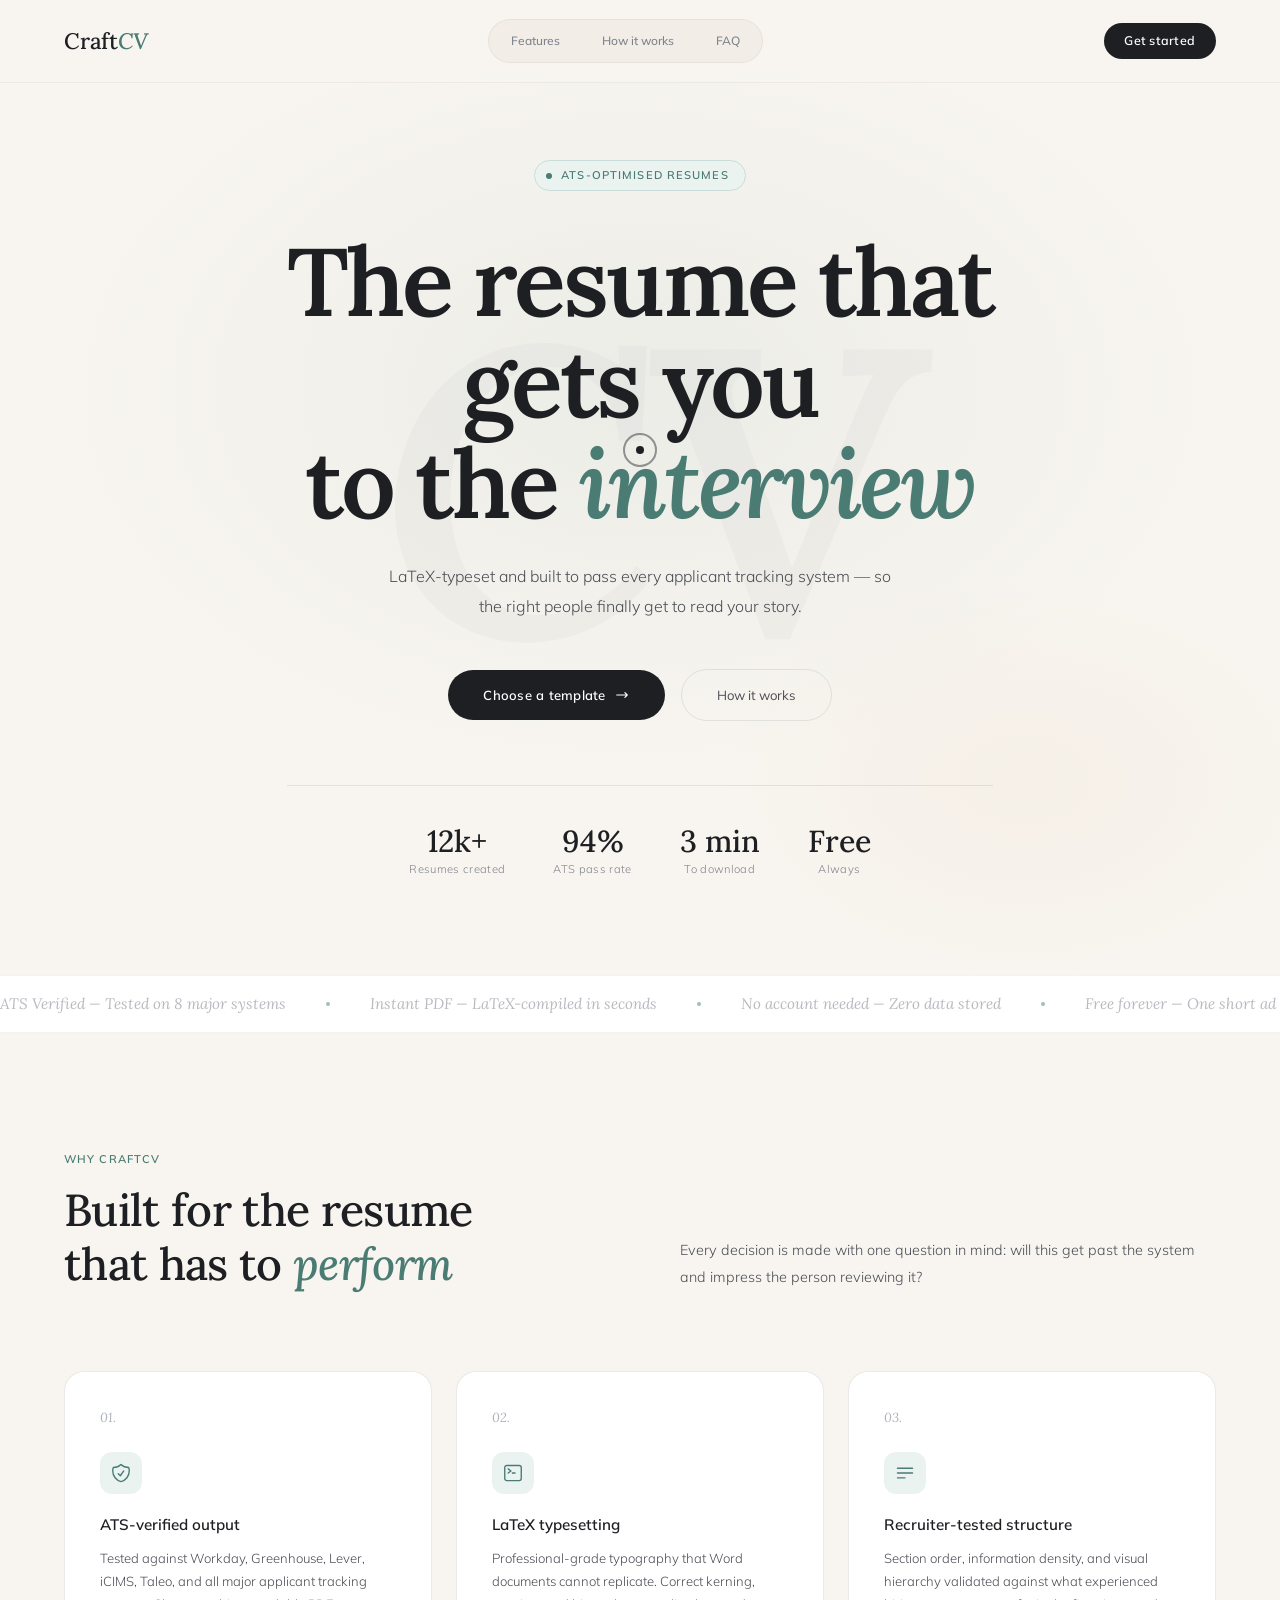
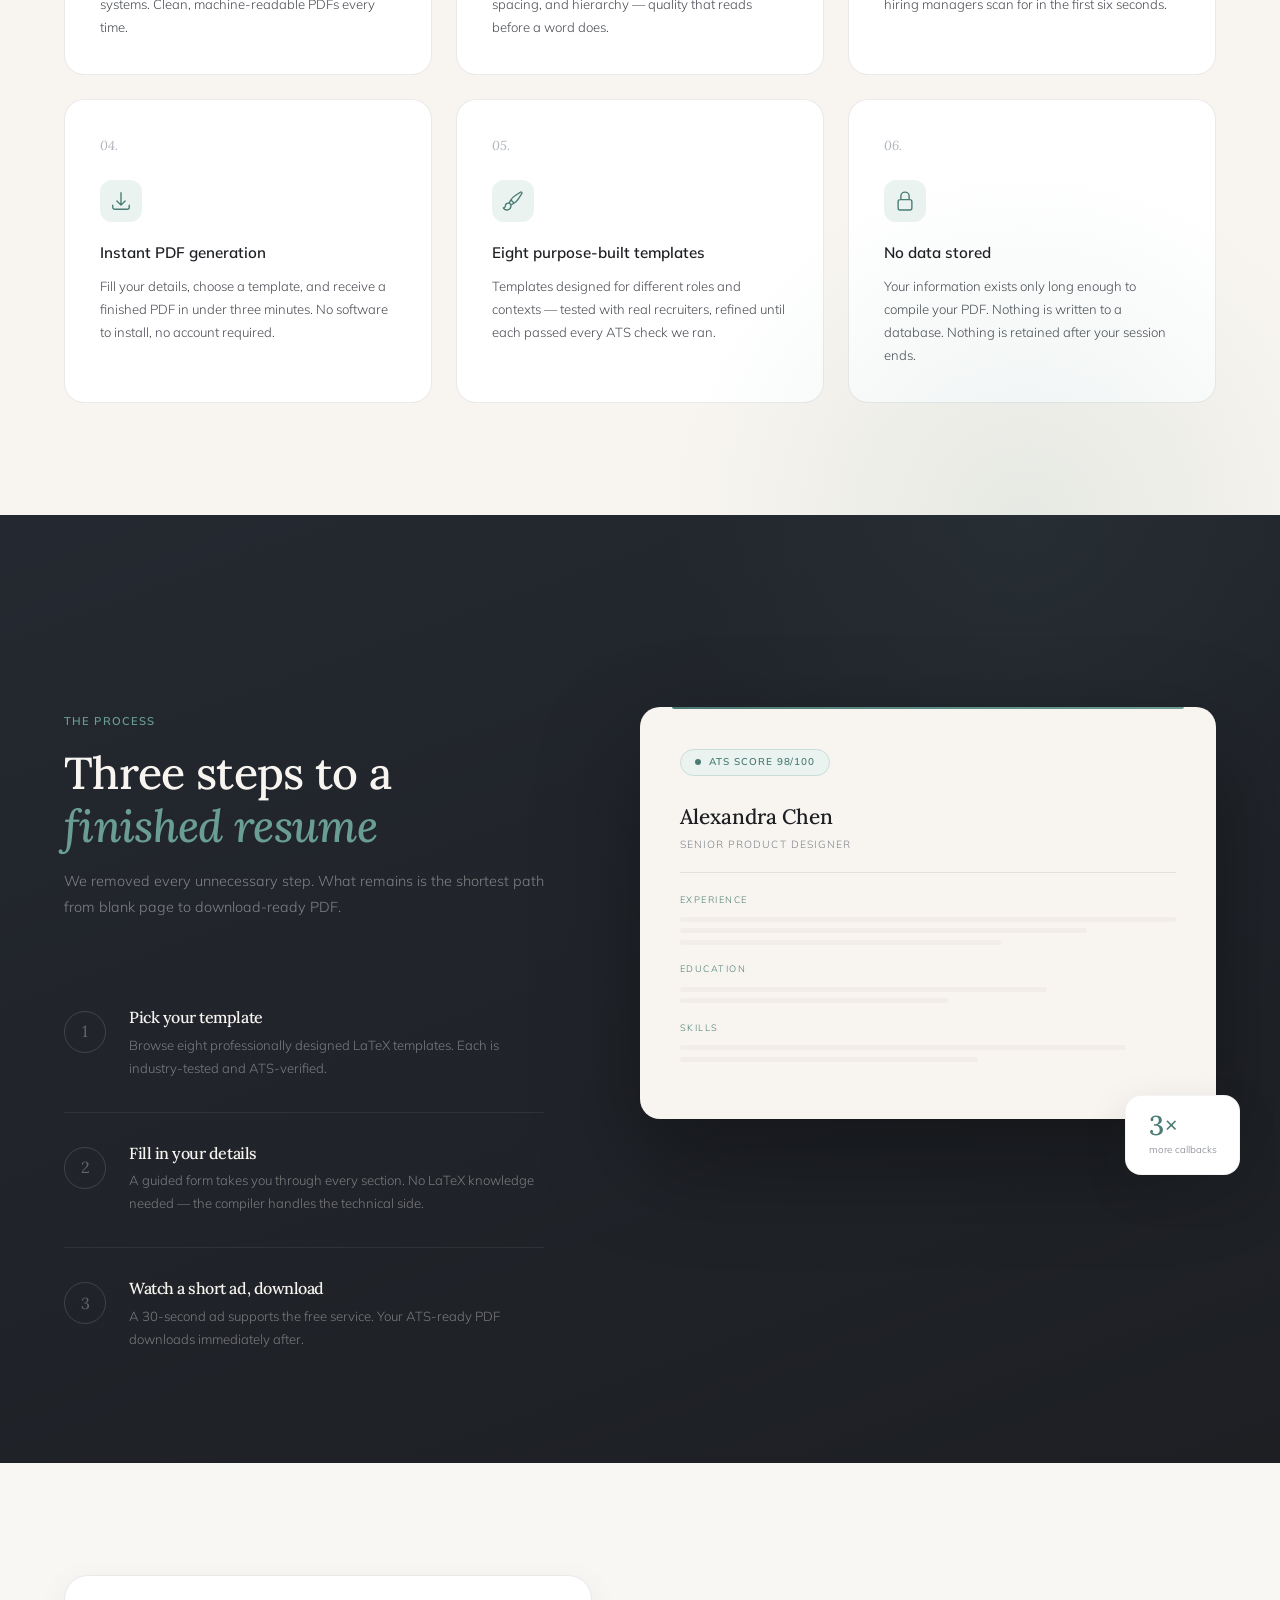
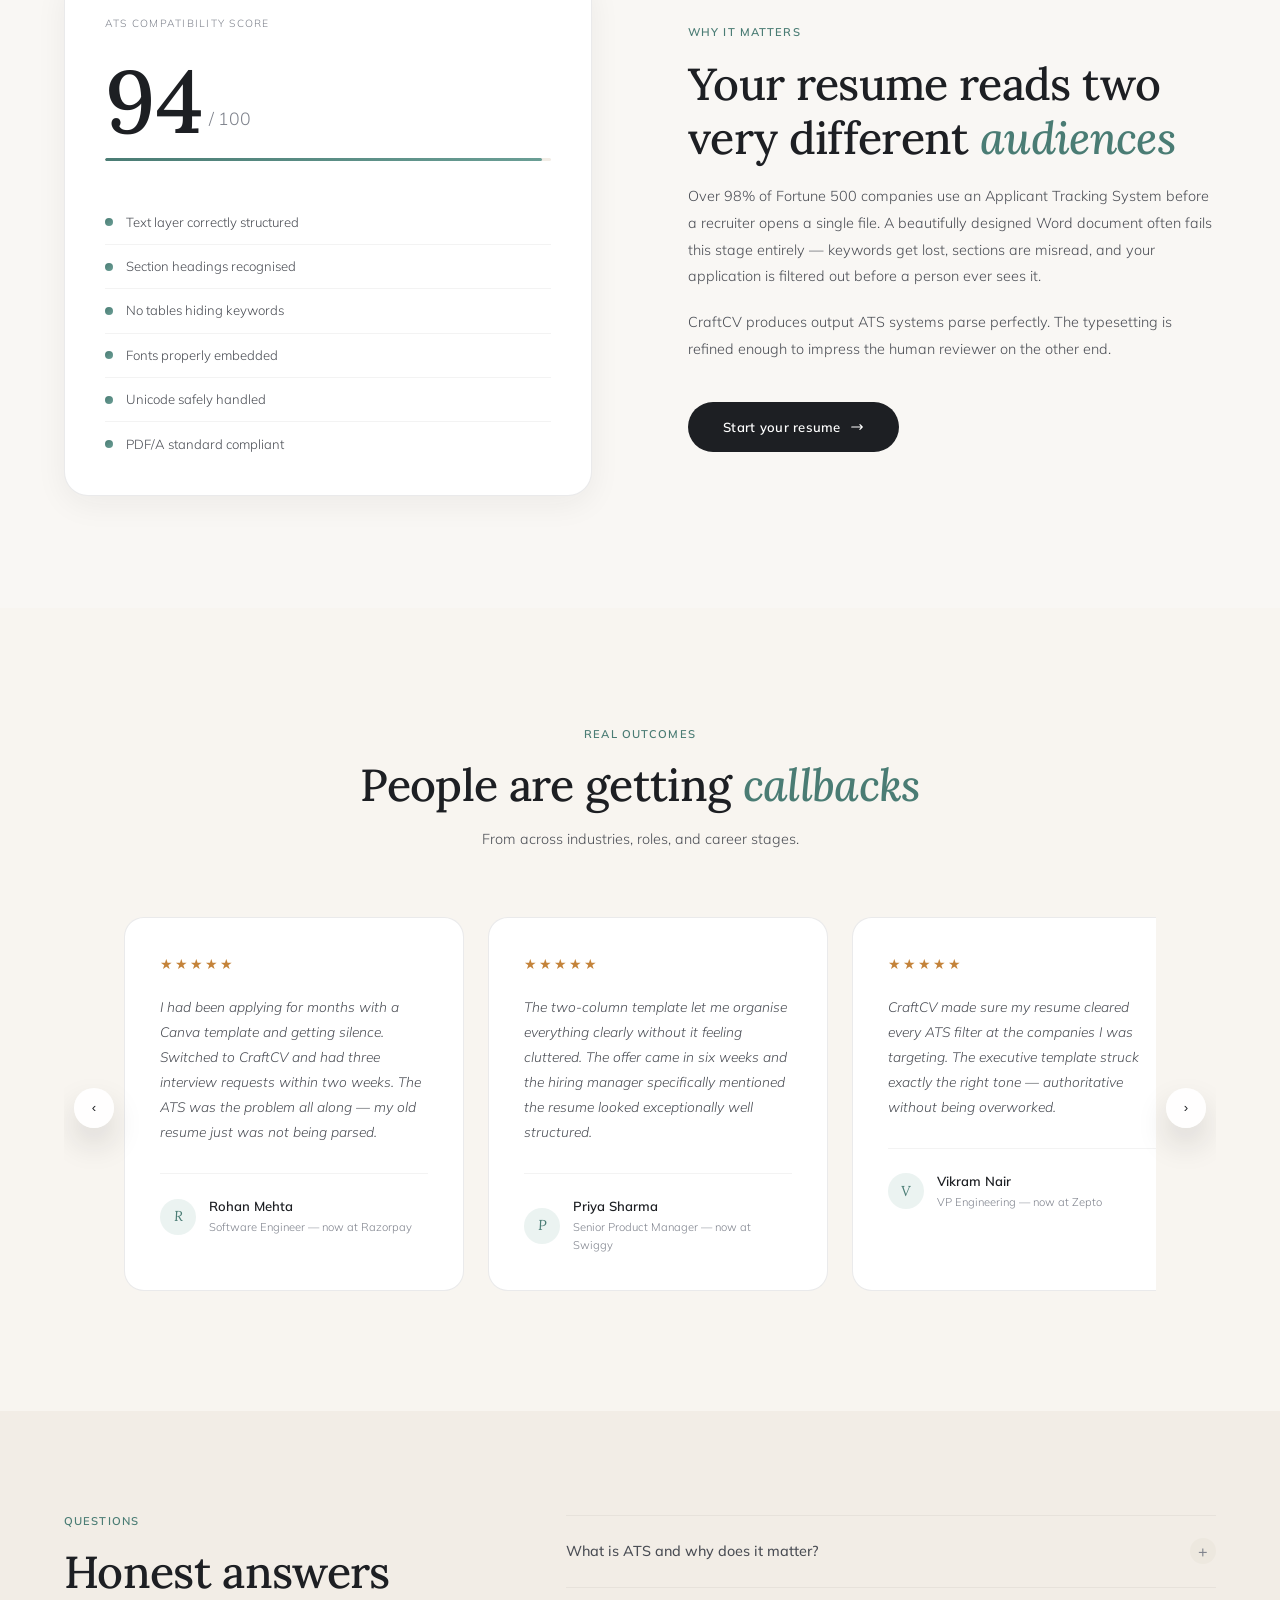
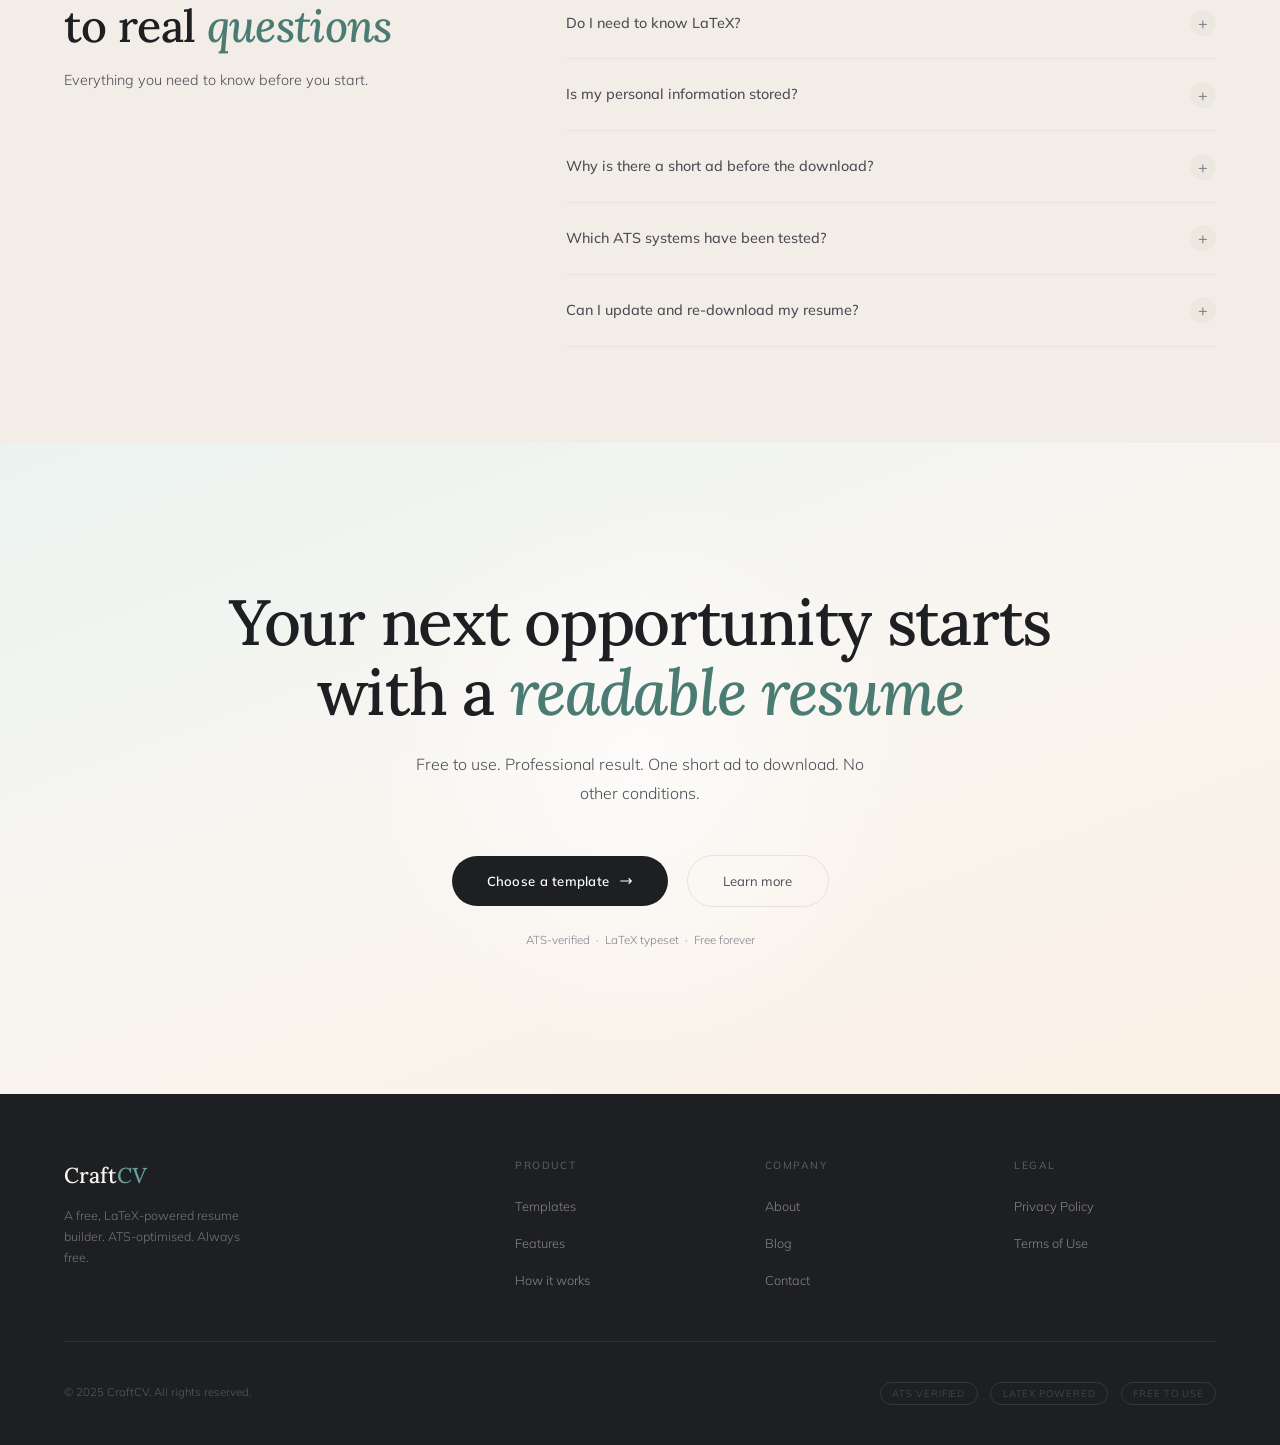
<file: CV BUILDER FINAL/index.html>
<!DOCTYPE html>
<html lang="en">
<head>
<meta charset="UTF-8"/>
<meta name="viewport" content="width=device-width,initial-scale=1.0"/>
<title>CraftCV — Resumes That Open Doors</title>
<meta name="description" content="Build an ATS-optimised, LaTeX-typeset resume in minutes. Professional templates, instant PDF download. Free."/>
<link rel="preconnect" href="https://fonts.googleapis.com"/>
<link rel="preconnect" href="https://fonts.gstatic.com" crossorigin/>
<link href="https://fonts.googleapis.com/css2?family=Lora:ital,wght@0,400;0,500;0,600;1,400;1,500&family=Mulish:wght@300;400;500;600&display=swap" rel="stylesheet"/>
<style>
*,*::before,*::after{box-sizing:border-box;margin:0;padding:0}
:root{
  --bg:       #F8F5F0;
  --bg-warm:  #F2EDE6;
  --bg-soft:  #EDE8DF;
  --white:    #FFFFFF;
  --mist:     #F9F7F4;
  --ink:      #1D1F23;
  --ink-mid:  #4A4D54;
  --ink-soft: #7E828C;
  --ink-faint:#B0B4BC;
  --teal:     #4A7C74;
  --teal-l:   #6A9E95;
  --teal-pale:#EBF3F1;
  --teal-mid: #C8DDD9;
  --amber:    #C4833A;
  --amber-pale:#FBF1E6;
  --line:     rgba(29,31,35,0.09);
  --line-s:   rgba(29,31,35,0.05);
}
html{scroll-behavior:smooth}
body{font-family:'Mulish',sans-serif;background:var(--bg);color:var(--ink);overflow-x:hidden;font-weight:300;-webkit-font-smoothing:antialiased;line-height:1.6;cursor:none !important;}
*{cursor:none !important;}
#custom-cursor-dot,#custom-cursor-ring{position:fixed;top:0;left:0;transform:translate(-50%, -50%);pointer-events:none;z-index:99999;transition:opacity 0.2s ease;}
#custom-cursor-dot{width:8px;height:8px;border-radius:50%;background:var(--ink);}
#custom-cursor-ring{width:34px;height:34px;border-radius:50%;border:2px solid rgba(29,31,35,0.45);background:transparent;}

/* ── NAV ── */
nav{position:fixed;top:0;left:0;right:0;z-index:200;display:flex;align-items:center;justify-content:space-between;padding:1.2rem 5vw;background:rgba(248,245,240,0.9);backdrop-filter:blur(16px);border-bottom:1px solid var(--line-s);transition:padding 0.3s}
nav.scrolled{padding:0.85rem 5vw;box-shadow:0 2px 24px rgba(29,31,35,0.06)}
.logo{font-family:'Lora',serif;font-size:1.4rem;font-weight:500;color:var(--ink);text-decoration:none;letter-spacing:-0.01em}
.logo span{color:var(--teal);font-style:italic}
.nav-center{display:flex;gap:0.4rem;background:var(--bg-warm);border-radius:100px;padding:0.3rem;border:1px solid var(--line-s)}
.nav-pill{font-size:0.75rem;font-weight:500;color:var(--ink-soft);text-decoration:none;padding:0.4rem 1.1rem;border-radius:100px;transition:all 0.2s;white-space:nowrap}
.nav-pill:hover{color:var(--ink);background:rgba(255,255,255,0.7)}
a.nav-pill[href="Templates.html"], a.nav-pill[href="#templates"], .drawer a[href="Templates.html"], .drawer a[href="#templates"]{display:none !important}
.nav-actions{display:flex;align-items:center;gap:0.8rem}
.nav-login{font-size:0.78rem;color:var(--ink-soft);text-decoration:none;transition:color 0.2s;font-weight:400}
.nav-login:hover{color:var(--ink)}
.nav-cta{font-size:0.78rem;font-weight:600;color:var(--white);background:var(--ink);text-decoration:none;padding:0.5rem 1.3rem;border-radius:100px;transition:all 0.25s;letter-spacing:0.02em}
.nav-cta:hover{background:var(--teal);transform:translateY(-1px);box-shadow:0 6px 20px rgba(74,124,116,0.3)}
.ham{display:none;flex-direction:column;gap:5px;cursor:pointer;background:none;border:none;padding:4px}
.ham span{display:block;width:22px;height:1.5px;background:var(--ink-mid);border-radius:2px}
.drawer{display:none;position:fixed;inset:0;background:rgba(248,245,240,0.98);backdrop-filter:blur(24px);z-index:199;flex-direction:column;justify-content:center;align-items:center;gap:2rem}
.drawer.open{display:flex}
.drawer a{font-family:'Lora',serif;font-size:2rem;font-weight:400;color:var(--ink);text-decoration:none;transition:color 0.2s}
.drawer a:hover{color:var(--teal)}
.drawer-x{position:absolute;top:1.5rem;right:5vw;font-size:1.5rem;background:none;border:none;color:var(--ink-soft);cursor:pointer}

/* ── HERO ── */
.hero{min-height:100vh;display:flex;flex-direction:column;align-items:center;justify-content:center;text-align:center;padding:10rem 5vw 6rem;position:relative;overflow:hidden}
.hero::before{content:'';position:absolute;inset:0;background:radial-gradient(ellipse 70% 60% at 50% 40%,rgba(74,124,116,0.07) 0%,transparent 65%),radial-gradient(ellipse 40% 35% at 80% 80%,rgba(196,131,58,0.05) 0%,transparent 60%);pointer-events:none}
.hero::after{content:'CV';position:absolute;font-family:'Lora',serif;font-size:clamp(18rem,32vw,40rem);font-weight:600;font-style:italic;color:rgba(29,31,35,0.025);letter-spacing:-0.05em;line-height:1;top:50%;left:50%;transform:translate(-50%,-50%);pointer-events:none;user-select:none;z-index:0}

.hero-text{position:relative;z-index:1;animation:fadeUp 0.85s ease both;max-width:920px}
.hero-kicker{display:inline-flex;align-items:center;gap:0.55rem;font-size:0.7rem;font-weight:600;letter-spacing:0.1em;text-transform:uppercase;color:var(--teal);background:var(--teal-pale);border:1px solid var(--teal-mid);padding:0.35rem 1rem 0.35rem 0.7rem;border-radius:100px;margin-bottom:2.5rem}
.hero-kicker-dot{width:6px;height:6px;border-radius:50%;background:var(--teal);display:inline-block;flex-shrink:0}
.hero-heading{font-family:'Lora',serif;font-size:clamp(3.5rem,7.5vw,7.5rem);font-weight:600;line-height:1.05;letter-spacing:-0.03em;color:var(--ink);margin-bottom:1.8rem}
.hero-heading em{font-style:italic;color:var(--teal)}
.hero-sub{font-size:1rem;line-height:1.85;color:var(--ink-mid);max-width:520px;margin:0 auto 3rem;font-weight:300}
.hero-actions{display:flex;align-items:center;justify-content:center;gap:1rem;flex-wrap:wrap;margin-bottom:4rem}
.btn-primary{display:inline-flex;align-items:center;gap:0.6rem;background:var(--ink);color:var(--white);font-size:0.82rem;font-weight:600;letter-spacing:0.02em;padding:0.9rem 2.2rem;border-radius:100px;text-decoration:none;cursor:pointer;border:none;font-family:'Mulish',sans-serif;transition:all 0.3s}
.btn-primary:hover{background:var(--teal);transform:translateY(-2px);box-shadow:0 12px 32px rgba(74,124,116,0.25)}
.btn-primary svg{transition:transform 0.3s}
.btn-primary:hover svg{transform:translateX(3px)}
.btn-outline{display:inline-flex;align-items:center;gap:0.5rem;color:var(--ink-mid);font-size:0.82rem;font-weight:400;text-decoration:none;border:1.5px solid var(--line);padding:0.9rem 2.2rem;border-radius:100px;transition:all 0.25s;font-family:'Mulish',sans-serif}
.btn-outline:hover{border-color:var(--ink-mid);color:var(--ink)}

.hero-proof{display:flex;gap:3rem;justify-content:center;padding-top:2.5rem;border-top:1px solid var(--line);flex-wrap:wrap}
.proof-item{}
.proof-num{font-family:'Lora',serif;font-size:1.9rem;font-weight:500;color:var(--ink);display:block;line-height:1}
.proof-label{font-size:0.7rem;color:var(--ink-soft);margin-top:0.25rem;display:block;letter-spacing:0.03em}

.hero-visual{display:none}
.resume-card{background:var(--white);border:1px solid var(--line);border-radius:20px;padding:2.5rem;max-width:380px;margin:0 auto;box-shadow:0 24px 70px rgba(29,31,35,0.09),0 4px 16px rgba(29,31,35,0.05);position:relative}
.rc-ats{display:inline-flex;align-items:center;gap:0.5rem;background:var(--teal-pale);border:1px solid var(--teal-mid);color:var(--teal);font-size:0.62rem;font-weight:600;letter-spacing:0.1em;text-transform:uppercase;padding:0.3rem 0.85rem;border-radius:100px;margin-bottom:1.5rem}
.rc-ats::before{content:'';width:6px;height:6px;border-radius:50%;background:var(--teal)}
.rc-name{font-family:'Lora',serif;font-size:1.3rem;font-weight:500;color:var(--ink)}
.rc-role{font-size:0.65rem;letter-spacing:0.1em;text-transform:uppercase;color:var(--teal);margin-top:0.2rem;margin-bottom:1.2rem}
.rc-divider{height:1px;background:var(--line);margin-bottom:1.2rem}
.rc-sl{font-size:0.58rem;letter-spacing:0.16em;text-transform:uppercase;color:var(--ink-soft);margin-bottom:0.6rem;display:block}
.rc-line{height:5px;background:var(--bg-warm);border-radius:3px;margin-bottom:0.4rem}
.rc-sec{margin-bottom:1.1rem}
.rc-float{position:absolute;bottom:-1.2rem;right:-1.2rem;background:var(--white);border-radius:14px;padding:0.9rem 1.3rem;box-shadow:0 12px 36px rgba(29,31,35,0.12);border:1px solid var(--line-s)}
.rc-float-num{font-family:'Lora',serif;font-size:1.5rem;font-weight:500;color:var(--teal);line-height:1}
.rc-float-lbl{font-size:0.62rem;color:var(--ink-soft);margin-top:0.2rem;font-weight:300}

/* ── BENEFITS STRIP ── */
.trust-strip{padding:2rem 5vw 3rem;background:var(--white);border:1px solid var(--line);border-radius:28px;box-shadow:0 24px 60px rgba(29,31,35,0.08);margin:0 auto 3rem;max-width:1200px;}
.trust-inner{display:grid;grid-template-columns:repeat(4,minmax(0,1fr));gap:1rem}
.trust-item{display:flex;align-items:flex-start;gap:1rem;padding:1.2rem;border-radius:20px;background:var(--mist);}
.trust-icon{width:44px;height:44px;border-radius:16px;background:var(--teal-pale);display:grid;place-items:center;color:var(--teal);font-size:1.25rem;flex-shrink:0}
.trust-copy{display:flex;flex-direction:column;gap:0.22rem}
.trust-copy strong{font-size:0.95rem;color:var(--ink);line-height:1.2}
.trust-copy span{font-size:0.85rem;color:var(--ink-mid);line-height:1.7}

/* ── MARQUEE ── */
.marquee-wrap{border-top:1px solid var(--line-s);border-bottom:1px solid var(--line-s);background:var(--white);padding:1rem 0;overflow:hidden}
.marquee-track{display:flex;gap:2.5rem;align-items:center;animation:marquee 28s linear infinite;white-space:nowrap}
.mq-item{font-family:'Lora',serif;font-style:italic;font-size:0.95rem;color:var(--ink-soft);opacity:0.55;flex-shrink:0}
.mq-dot{width:4px;height:4px;border-radius:50%;background:var(--teal);opacity:0.5;flex-shrink:0}
@keyframes marquee{0%{transform:translateX(0)}100%{transform:translateX(-50%)}}

/* ── SECTION HELPERS ── */
.s-kicker{display:inline-block;font-size:0.7rem;font-weight:600;letter-spacing:0.1em;text-transform:uppercase;color:var(--teal);margin-bottom:0.9rem}
.s-heading{font-family:'Lora',serif;font-size:clamp(1.9rem,3.5vw,3rem);font-weight:500;line-height:1.2;color:var(--ink);letter-spacing:-0.015em}
.s-heading em{font-style:italic;color:var(--teal)}
.s-body{font-size:0.9rem;line-height:1.85;color:var(--ink-mid);font-weight:300;margin-top:0.9rem}

/* ── FEATURES ── */
.features-section{padding:7rem 5vw}
.features-intro{display:grid;grid-template-columns:1fr 1fr;gap:5rem;align-items:end;margin-bottom:5rem}
.features-grid{display:grid;grid-template-columns:repeat(3,1fr);gap:1.5rem}
.feat-card{background:var(--white);border:1px solid var(--line);border-radius:20px;padding:2.2rem;transition:transform 0.3s,box-shadow 0.3s,border-color 0.3s;position:relative;overflow:hidden}
.feat-card::after{content:'';position:absolute;top:0;left:0;right:0;height:2px;background:linear-gradient(90deg,var(--teal),var(--teal-l));opacity:0;transition:opacity 0.3s}
.feat-card:hover{transform:translateY(-4px);box-shadow:0 20px 50px rgba(29,31,35,0.08);border-color:var(--teal-mid)}
.feat-card:hover::after{opacity:1}
.feat-num{font-family:'Lora',serif;font-size:0.82rem;font-style:italic;color:var(--ink-faint);margin-bottom:1.5rem;display:block}
.feat-icon{width:42px;height:42px;border-radius:12px;background:var(--teal-pale);display:flex;align-items:center;justify-content:center;margin-bottom:1.2rem}
.feat-icon svg{width:22px;height:22px;color:var(--teal)}
.feat-title{font-size:0.95rem;font-weight:600;color:var(--ink);margin-bottom:0.6rem}
.feat-desc{font-size:0.82rem;line-height:1.75;color:var(--ink-mid);font-weight:300}

/* ── HOW IT WORKS ── */
.how-section{padding:7rem 5vw;background:linear-gradient(160deg,#242830 0%,#1D1F23 100%);overflow:visible;position:relative;padding-bottom:5rem}
.how-section::before{content:'';position:absolute;top:-40%;right:-10%;width:60vw;height:60vw;border-radius:50%;background:radial-gradient(circle,rgba(74,124,116,0.1) 0%,transparent 65%);pointer-events:none}
.how-section .s-kicker{color:var(--teal-l)}
.how-section .s-heading{color:#F8F5F0}
.how-section .s-heading em{color:var(--teal-l)}
.how-section .s-body{color:rgba(248,245,240,0.45)}
.how-layout{display:grid;grid-template-columns:1fr 1.2fr;gap:6rem;margin-top:5rem;align-items:start}
.how-steps{display:flex;flex-direction:column;gap:0}
.how-step{display:grid;grid-template-columns:46px 1fr;gap:1.2rem;padding:2rem 0;border-bottom:1px solid rgba(255,255,255,0.07);transition:all 0.3s}
.how-step:last-child{border-bottom:none}
.hs-num{width:42px;height:42px;border-radius:50%;border:1.5px solid rgba(255,255,255,0.14);display:flex;align-items:center;justify-content:center;font-family:'Lora',serif;font-size:1rem;color:rgba(255,255,255,0.3);flex-shrink:0;margin-top:2px;transition:all 0.3s}
.how-step:hover .hs-num{border-color:var(--teal-l);color:var(--teal-l)}
.hs-title{font-family:'Lora',serif;font-size:1rem;font-weight:500;color:#F8F5F0;margin-bottom:0.5rem;line-height:1.05;letter-spacing:-0.03em;}
.hs-body{font-size:0.82rem;line-height:1.75;color:rgba(248,245,240,0.42);font-weight:300}

/* how visual */
.how-card{background:var(--bg);border-radius:20px;padding:2.5rem;box-shadow:0 40px 100px rgba(0,0,0,0.35);position:relative;margin-bottom:2rem}
.how-card::before{content:'';position:absolute;top:0;left:2rem;right:2rem;height:2px;background:linear-gradient(90deg,var(--teal),var(--teal-l));border-radius:0 0 4px 4px}
.hc-ats{display:inline-flex;align-items:center;gap:0.5rem;background:var(--teal-pale);border:1px solid var(--teal-mid);color:var(--teal);font-size:0.62rem;font-weight:600;letter-spacing:0.1em;text-transform:uppercase;padding:0.3rem 0.85rem;border-radius:100px;margin-bottom:1.5rem}
.hc-ats::before{content:'';width:6px;height:6px;border-radius:50%;background:var(--teal)}
.hc-name{font-family:'Lora',serif;font-size:1.3rem;font-weight:500;color:var(--ink)}
.hc-role{font-size:0.65rem;letter-spacing:0.1em;text-transform:uppercase;color:var(--ink-soft);margin-top:0.2rem;margin-bottom:1.2rem}
.hc-div{height:1px;background:var(--line);margin-bottom:1.2rem}
.hc-sl{font-size:0.58rem;letter-spacing:0.16em;text-transform:uppercase;color:var(--teal);margin-bottom:0.6rem;display:block}
.hc-line{height:5px;background:var(--bg-warm);border-radius:3px;margin-bottom:0.4rem}
.hc-sec{margin-bottom:1.1rem}
.hv-float{position:absolute;bottom:-1.5rem;right:-1.5rem;background:var(--white);border-radius:16px;padding:1rem 1.4rem;box-shadow:0 16px 40px rgba(29,31,35,0.15);border:1px solid var(--line-s);z-index:10}
.hv-num{font-family:'Lora',serif;font-size:1.7rem;font-weight:500;color:var(--teal);line-height:1}
.hv-lbl{font-size:0.62rem;color:var(--ink-soft);margin-top:0.2rem;font-weight:300}
.how-visual{position:relative;overflow:visible}

/* ── ATS ── */
.ats-section{padding:7rem 5vw;background:var(--mist)}
.ats-layout{display:grid;grid-template-columns:1fr 1fr;gap:6rem;align-items:center}
.ats-card{background:var(--white);border:1px solid var(--line);border-radius:24px;padding:2.5rem;box-shadow:0 8px 32px rgba(29,31,35,0.06)}
.ats-lbl{font-size:0.65rem;letter-spacing:0.12em;text-transform:uppercase;color:var(--ink-soft);margin-bottom:1.5rem}
.ats-score-row{display:flex;align-items:flex-end;gap:0.3rem;margin-bottom:0.8rem}
.ats-big{font-family:'Lora',serif;font-size:5.5rem;font-weight:500;line-height:1;color:var(--ink)}
.ats-denom{font-size:1.1rem;color:var(--ink-soft);padding-bottom:0.8rem;font-weight:300}
.ats-bar-bg{height:3px;background:var(--bg-warm);border-radius:4px;margin-bottom:2.5rem;overflow:hidden}
.ats-bar-fill{height:100%;width:0;background:linear-gradient(90deg,var(--teal),var(--teal-l));border-radius:4px;transition:width 1.8s cubic-bezier(0.4,0,0.2,1)}
.ats-list{display:flex;flex-direction:column;gap:0}
.ats-row{display:flex;align-items:center;gap:0.8rem;font-size:0.82rem;color:var(--ink-mid);font-weight:300;padding:0.7rem 0;border-bottom:1px solid var(--line-s)}
.ats-row:last-child{border-bottom:none;padding-bottom:0}
.ats-dot{width:8px;height:8px;border-radius:50%;background:linear-gradient(135deg,var(--teal),var(--teal-l));flex-shrink:0}

/* ── TEMPLATES ── */
.templates-section{padding:7rem 5vw;background:var(--bg-warm)}
.templates-hdr{display:flex;justify-content:space-between;align-items:flex-end;margin-bottom:4rem;flex-wrap:wrap;gap:2rem}
.tpl-grid{display:grid;grid-template-columns:repeat(auto-fit,minmax(280px,1fr));gap:1.5rem;align-items:start;justify-items:center;}
.tpl-wrap{cursor:pointer;transition:transform 0.3s;min-width:0;overflow:visible;width:100%;max-width:420px;margin:0 auto;}
.tpl-wrap:hover{transform:translateY(-6px)}
.tpl-wrap:hover .tpl-overlay{opacity:1}
.tpl-frame{aspect-ratio:3/4;background:var(--white);border:1px solid var(--line);border-radius:18px;overflow:hidden;position:relative;box-shadow:0 4px 16px rgba(29,31,35,0.06);transition:box-shadow 0.3s;min-height:0;min-width:0}
.tpl-wrap:hover .tpl-frame{box-shadow:0 20px 50px rgba(29,31,35,0.12)}
.tpl-body{padding:1.3rem;height:100%}
.tpl-h{border-bottom:1px solid #F0ECE6;padding-bottom:0.6rem;margin-bottom:0.6rem}
.tn{height:7px;width:55%;margin-bottom:4px;border-radius:2px}
.tr{height:3.5px;width:38%;border-radius:2px}
.ts{height:2.5px;width:28%;margin:0.5rem 0 0.4rem;border-radius:2px}
.tl{height:3px;background:#F2EDE6;margin-bottom:3px;border-radius:2px}
.tpl-overlay{position:absolute;inset:0;background:rgba(29,31,35,0.65);display:flex;align-items:center;justify-content:center;opacity:0;transition:opacity 0.3s;border-radius:18px}
.tpl-overlay span{font-size:0.72rem;letter-spacing:0.1em;text-transform:uppercase;color:var(--white);border:1.5px solid rgba(255,255,255,0.45);padding:0.55rem 1.3rem;border-radius:100px;font-weight:500}
.tpl-name{margin-top:0.9rem;font-size:0.82rem;font-weight:500;color:var(--ink)}

/* ── TESTIMONIALS ── */
.testimonials-section{padding:7rem 5vw}
.test-hdr{text-align:center;margin-bottom:4rem}
.test-hdr .s-body{margin:0.9rem auto 0;max-width:480px}
.test-carousel{position:relative;margin:0 auto;max-width:calc(340px*3 + 1.5rem*2 + 120px);width:min(100%,calc(340px*3 + 1.5rem*2 + 120px));overflow:hidden;box-sizing:border-box;padding:0 60px}
.test-grid{display:flex;gap:1.5rem;overflow-x:auto;overflow-y:hidden;scroll-snap-type:x mandatory;scroll-behavior:smooth;padding-bottom:0.5rem;scroll-padding:0 0;-ms-overflow-style:none;scrollbar-width:none}
.test-grid::-webkit-scrollbar{display:none}
.test-card{background:var(--white);border:1px solid var(--line);border-radius:20px;padding:2.2rem;transition:transform 0.3s,box-shadow 0.3s;position:relative;box-sizing:border-box;flex:0 0 340px;width:340px;max-width:340px;scroll-snap-align:start}
.test-card::before{content:'';position:absolute;top:0;left:0;width:100%;height:2px;background:linear-gradient(90deg,var(--teal-pale),var(--teal-mid));border-radius:20px 20px 0 0;opacity:0;transition:opacity 0.3s}
.test-card:hover{transform:translateY(-4px);box-shadow:0 20px 50px rgba(29,31,35,0.08)}
.test-card:hover::before{opacity:1}
.test-stars{color:var(--amber);font-size:0.85rem;letter-spacing:2px;margin-bottom:1.2rem}
.test-quote{font-size:0.86rem;line-height:1.82;color:var(--ink-mid);font-style:italic;font-weight:300;margin-bottom:1.8rem}
.test-hr{height:1px;background:var(--line-s);margin-bottom:1.4rem}
.test-author{display:flex;align-items:center;gap:0.8rem}
.test-avatar{width:36px;height:36px;border-radius:50%;background:var(--teal-pale);display:flex;align-items:center;justify-content:center;font-family:'Lora',serif;font-style:italic;font-size:0.9rem;color:var(--teal);flex-shrink:0}
.test-name{font-size:0.82rem;font-weight:600;color:var(--ink)}
.test-role{font-size:0.7rem;color:var(--ink-soft);font-weight:300;margin-top:0.1rem}
.test-nav{position:absolute;top:50%;width:40px;height:40px;border:none;border-radius:50%;background:rgba(255,255,255,0.95);box-shadow:0 16px 32px rgba(29,31,35,0.14);display:grid;place-items:center;color:var(--ink);cursor:pointer;transform:translateY(-50%);z-index:2;transition:transform 0.2s,background 0.2s}
.test-nav:hover{background:var(--white);transform:translateY(-50%) scale(1.05)}
.test-nav-left{left:10px}
.test-nav-right{right:10px}
.test-nav:focus{outline:none;box-shadow:0 0 0 3px rgba(74,124,116,0.18)}

/* ── FAQ ── */
.faq-section{padding:6rem 5vw;background:var(--bg-warm)}
.faq-layout{display:grid;grid-template-columns:1fr 1.6fr;gap:6rem;align-items:start}
.faq-list{margin-top:0.5rem}
.faq-item{border-bottom:1px solid var(--line-s)}
.faq-item:first-child{border-top:1px solid var(--line-s)}
.faq-q{display:flex;justify-content:space-between;align-items:center;padding:1.4rem 0;cursor:pointer;font-size:0.9rem;font-weight:500;color:var(--ink-mid);gap:1rem;transition:color 0.2s}
.faq-q:hover{color:var(--ink)}
.faq-toggle{width:26px;height:26px;border-radius:50%;background:var(--bg-soft);display:flex;align-items:center;justify-content:center;flex-shrink:0;transition:all 0.25s;color:var(--ink-soft);font-size:1rem;line-height:1}
.faq-item.open .faq-toggle{background:var(--ink);color:var(--white);transform:rotate(45deg)}
.faq-a{font-size:0.84rem;line-height:1.82;color:var(--ink-mid);font-weight:300;max-height:0;overflow:hidden;transition:max-height 0.35s ease,padding 0.3s}
.faq-item.open .faq-a{max-height:220px;padding-bottom:1.4rem}

/* ── CTA ── */
.cta-section{padding:9rem 5vw;text-align:center;position:relative;overflow:hidden;background:linear-gradient(160deg,var(--teal-pale) 0%,var(--bg) 45%,var(--amber-pale) 100%)}
.cta-section::before{content:'';position:absolute;top:50%;left:50%;transform:translate(-50%,-50%);width:70vmin;height:70vmin;border-radius:50%;background:radial-gradient(circle,rgba(255,255,255,0.65) 0%,transparent 65%);pointer-events:none}
.cta-heading{font-family:'Lora',serif;font-size:clamp(2.4rem,5vw,5rem);font-weight:500;line-height:1.1;color:var(--ink);letter-spacing:-0.02em;margin-bottom:1.4rem;position:relative;z-index:1}
.cta-heading em{font-style:italic;color:var(--teal)}
.cta-sub{font-size:1rem;line-height:1.8;color:var(--ink-mid);font-weight:300;max-width:480px;margin:0 auto 3rem;position:relative;z-index:1}
.cta-actions{display:flex;justify-content:center;align-items:center;gap:1.2rem;flex-wrap:wrap;position:relative;z-index:1}
.cta-note{font-size:0.72rem;color:var(--ink-soft);margin-top:1.5rem;position:relative;z-index:1}

/* ── FOOTER ── */
footer{background:var(--ink);padding:4rem 5vw 2.5rem}
.footer-grid{display:grid;grid-template-columns:2fr 1fr 1fr 1fr;gap:3rem;padding-bottom:3rem;border-bottom:1px solid rgba(255,255,255,0.08);margin-bottom:2.5rem}
.f-logo{font-family:'Lora',serif;font-size:1.35rem;font-weight:500;color:#F8F5F0;text-decoration:none;display:block;margin-bottom:0.8rem}
.f-logo span{font-style:italic;color:var(--teal-l)}
.f-tagline{font-size:0.78rem;line-height:1.7;color:rgba(248,245,240,0.4);font-weight:300;max-width:200px}
.fc-h{font-size:0.65rem;letter-spacing:0.14em;text-transform:uppercase;color:rgba(248,245,240,0.28);margin-bottom:1.2rem;font-weight:500}
.fc-ul{list-style:none;display:flex;flex-direction:column;gap:0.7rem}
.fc-ul a{font-size:0.8rem;color:rgba(248,245,240,0.48);text-decoration:none;transition:color 0.2s;font-weight:300}
.fc-ul a:hover{color:#F8F5F0}
.footer-bottom{display:flex;justify-content:space-between;align-items:center;flex-wrap:wrap;gap:1rem}
.f-copy{font-size:0.7rem;color:rgba(248,245,240,0.28)}
.f-tags{display:flex;gap:0.8rem}
.f-tag{font-size:0.6rem;letter-spacing:0.1em;text-transform:uppercase;color:rgba(248,245,240,0.22);border:1px solid rgba(255,255,255,0.1);padding:0.2rem 0.7rem;border-radius:100px}

/* ── ANIMATIONS ── */
@keyframes fadeUp{from{opacity:0;transform:translateY(28px)}to{opacity:1;transform:none}}
.reveal{opacity:0;transform:translateY(20px);transition:opacity 0.65s cubic-bezier(0.4,0,0.2,1),transform 0.65s cubic-bezier(0.4,0,0.2,1)}
.reveal.visible{opacity:1;transform:none}
.d1{transition-delay:0.08s}.d2{transition-delay:0.16s}.d3{transition-delay:0.24s}

/* ── RESPONSIVE ── */
@media(max-width:1100px){
  .nav-center{display:none}
  .features-grid{grid-template-columns:repeat(2,1fr)}
  .trust-inner{grid-template-columns:repeat(2,minmax(0,1fr))}
  .how-layout{grid-template-columns:1fr;gap:4rem}
  .how-visual{display:none}
  .ats-layout{grid-template-columns:1fr;gap:3rem}
  .tpl-grid{grid-template-columns:repeat(2,1fr)}
  .test-carousel{max-width:calc(340px*3 + 1.5rem*2)}
  .faq-layout{grid-template-columns:1fr;gap:2.5rem}
  .footer-grid{grid-template-columns:1fr 1fr;gap:2rem}
  .features-intro{grid-template-columns:1fr;gap:1.5rem}
  .templates-hdr{flex-direction:column;align-items:flex-start}
}
@media(max-width:768px){
  .nav-actions .nav-login{display:none}
  .nav-cta{display:none}
  .ham{display:flex}
  .hero{padding:7rem 5vw 4rem}
  .hero-sub{max-width:100%}
  .trust-inner{grid-template-columns:1fr}
  .features-grid{grid-template-columns:1fr}
  .tpl-grid{grid-template-columns:1fr 1fr}
  .test-carousel{max-width:100%}
  .test-grid{margin:0 44px}
  .test-card{flex:0 0 100%;width:100%;max-width:100%}
  .footer-grid{grid-template-columns:1fr}
  .footer-bottom{flex-direction:column;text-align:center}
  .hero-proof{gap:1.5rem}
}
</style>
</head>
<body>

<!-- NAV -->
<nav id="navBar">
  <a href="#" class="logo">Craft<span>CV</span></a>
  <div class="nav-center">
    <a href="#features" class="nav-pill">Features</a>
    <a href="#how" class="nav-pill">How it works</a>
    <a href="#templates" class="nav-pill">Templates</a>
    <a href="#faq" class="nav-pill">FAQ</a>
  </div>
  <div class="nav-actions">
    <a href="templates.html" class="nav-cta">Get started</a>
  </div>
  <button class="ham" onclick="toggleDrawer()"><span></span><span></span><span></span></button>
</nav>

<div class="drawer" id="drawer">
  <button class="drawer-x" onclick="toggleDrawer()">&#x2715;</button>
  <a href="#features" onclick="toggleDrawer()">Features</a>
  <a href="#how" onclick="toggleDrawer()">How it works</a>
  <a href="#templates" onclick="toggleDrawer()">Templates</a>
  <a href="#faq" onclick="toggleDrawer()">FAQ</a>
  <a href="templates.html" onclick="toggleDrawer()" style="font-size:0.9rem;background:var(--teal);color:#fff;padding:0.7rem 2rem;border-radius:100px;font-weight:600;font-family:'Mulish',sans-serif;letter-spacing:0.02em">Get started</a>
</div>

<!-- HERO -->
<section class="hero" id="top">
  <div class="hero-text">
    <div class="hero-kicker"><span class="hero-kicker-dot"></span>ATS-Optimised Resumes</div>
    <h1 class="hero-heading">
      The resume that<br>
      gets you<br>
      to the <em>interview</em>
    </h1>
    <p class="hero-sub">
      LaTeX-typeset and built to pass every applicant tracking system — so the right people finally get to read your story.
    </p>
    <div class="hero-actions">
      <a href="templates.html" class="btn-primary">
        Choose a template
        <svg width="14" height="14" fill="none" viewBox="0 0 24 24" stroke="currentColor" stroke-width="2"><path stroke-linecap="round" stroke-linejoin="round" d="M17 8l4 4m0 0l-4 4m4-4H3"/></svg>
      </a>
      <a href="#how" class="btn-outline">How it works</a>
    </div>
    <div class="hero-proof">
      <div class="proof-item"><span class="proof-num">12k+</span><span class="proof-label">Resumes created</span></div>
      <div class="proof-item"><span class="proof-num">94%</span><span class="proof-label">ATS pass rate</span></div>
      <div class="proof-item"><span class="proof-num">3 min</span><span class="proof-label">To download</span></div>
      <div class="proof-item"><span class="proof-num">Free</span><span class="proof-label">Always</span></div>
    </div>
  </div>
</section>

<!-- BENEFITS STRIP -->
<section class="marquee-wrap">
  <div class="marquee-track">
    <div class="mq-item">ATS Verified — Tested on 8 major systems</div>
    <div class="mq-dot"></div>
    <div class="mq-item">Instant PDF — LaTeX-compiled in seconds</div>
    <div class="mq-dot"></div>
    <div class="mq-item">No account needed — Zero data stored</div>
    <div class="mq-dot"></div>
    <div class="mq-item">Free forever — One short ad to download</div>
    <div class="mq-dot"></div>
    <div class="mq-item">ATS Verified — Tested on 8 major systems</div>
    <div class="mq-dot"></div>
    <div class="mq-item">Instant PDF — LaTeX-compiled in seconds</div>
    <div class="mq-dot"></div>
    <div class="mq-item">No account needed — Zero data stored</div>
    <div class="mq-dot"></div>
    <div class="mq-item">Free forever — One short ad to download</div>
  </div>
</section>

<!-- FEATURES -->
<section class="features-section" id="features">
  <div class="features-intro">
    <div class="reveal">
      <span class="s-kicker">Why CraftCV</span>
      <h2 class="s-heading">Built for the resume<br>that has to <em>perform</em></h2>
    </div>
    <p class="s-body reveal d1">Every decision is made with one question in mind: will this get past the system and impress the person reviewing it?</p>
  </div>
  <div class="features-grid">
    <div class="feat-card reveal">
      <span class="feat-num">01.</span>
      <div class="feat-icon"><svg fill="none" viewBox="0 0 24 24" stroke="currentColor" stroke-width="1.5"><path stroke-linecap="round" stroke-linejoin="round" d="M9 12.75L11.25 15 15 9.75m-3-7.036A11.959 11.959 0 013.598 6 11.99 11.99 0 003 9.749c0 5.592 3.824 10.29 9 11.623 5.176-1.332 9-6.03 9-11.622 0-1.31-.21-2.571-.598-3.751h-.152c-3.196 0-6.1-1.248-8.25-3.285z"/></svg></div>
      <div class="feat-title">ATS-verified output</div>
      <p class="feat-desc">Tested against Workday, Greenhouse, Lever, iCIMS, Taleo, and all major applicant tracking systems. Clean, machine-readable PDFs every time.</p>
    </div>
    <div class="feat-card reveal d1">
      <span class="feat-num">02.</span>
      <div class="feat-icon"><svg fill="none" viewBox="0 0 24 24" stroke="currentColor" stroke-width="1.5"><path stroke-linecap="round" stroke-linejoin="round" d="M6.75 7.5l3 2.25-3 2.25m4.5 0h3m-9 8.25h13.5A2.25 2.25 0 0021 18V6a2.25 2.25 0 00-2.25-2.25H5.25A2.25 2.25 0 003 6v12a2.25 2.25 0 002.25 2.25z"/></svg></div>
      <div class="feat-title">LaTeX typesetting</div>
      <p class="feat-desc">Professional-grade typography that Word documents cannot replicate. Correct kerning, spacing, and hierarchy — quality that reads before a word does.</p>
    </div>
    <div class="feat-card reveal d2">
      <span class="feat-num">03.</span>
      <div class="feat-icon"><svg fill="none" viewBox="0 0 24 24" stroke="currentColor" stroke-width="1.5"><path stroke-linecap="round" stroke-linejoin="round" d="M3.75 6.75h16.5M3.75 12h16.5m-16.5 5.25H12"/></svg></div>
      <div class="feat-title">Recruiter-tested structure</div>
      <p class="feat-desc">Section order, information density, and visual hierarchy validated against what experienced hiring managers scan for in the first six seconds.</p>
    </div>
    <div class="feat-card reveal">
      <span class="feat-num">04.</span>
      <div class="feat-icon"><svg fill="none" viewBox="0 0 24 24" stroke="currentColor" stroke-width="1.5"><path stroke-linecap="round" stroke-linejoin="round" d="M3 16.5v2.25A2.25 2.25 0 005.25 21h13.5A2.25 2.25 0 0021 18.75V16.5M16.5 12L12 16.5m0 0L7.5 12m4.5 4.5V3"/></svg></div>
      <div class="feat-title">Instant PDF generation</div>
      <p class="feat-desc">Fill your details, choose a template, and receive a finished PDF in under three minutes. No software to install, no account required.</p>
    </div>
    <div class="feat-card reveal d1">
      <span class="feat-num">05.</span>
      <div class="feat-icon"><svg fill="none" viewBox="0 0 24 24" stroke="currentColor" stroke-width="1.5"><path stroke-linecap="round" stroke-linejoin="round" d="M9.53 16.122a3 3 0 00-5.78 1.128 2.25 2.25 0 01-2.4 2.245 4.5 4.5 0 008.4-2.245c0-.399-.078-.78-.22-1.128zm0 0a15.998 15.998 0 003.388-1.62m-5.043-.025a15.994 15.994 0 011.622-3.395m3.42 3.42a15.995 15.995 0 004.764-4.648l3.876-5.814a1.151 1.151 0 00-1.597-1.597L14.146 6.32a15.996 15.996 0 00-4.649 4.763m3.42 3.42a6.776 6.776 0 00-3.42-3.42"/></svg></div>
      <div class="feat-title">Eight purpose-built templates</div>
      <p class="feat-desc">Templates designed for different roles and contexts — tested with real recruiters, refined until each passed every ATS check we ran.</p>
    </div>
    <div class="feat-card reveal d2">
      <span class="feat-num">06.</span>
      <div class="feat-icon"><svg fill="none" viewBox="0 0 24 24" stroke="currentColor" stroke-width="1.5"><path stroke-linecap="round" stroke-linejoin="round" d="M16.5 10.5V6.75a4.5 4.5 0 10-9 0v3.75m-.75 11.25h10.5a2.25 2.25 0 002.25-2.25v-6.75a2.25 2.25 0 00-2.25-2.25H6.75a2.25 2.25 0 00-2.25 2.25v6.75a2.25 2.25 0 002.25 2.25z"/></svg></div>
      <div class="feat-title">No data stored</div>
      <p class="feat-desc">Your information exists only long enough to compile your PDF. Nothing is written to a database. Nothing is retained after your session ends.</p>
    </div>
  </div>
</section>

<!-- HOW IT WORKS -->
<section class="how-section" id="how">
  <div class="how-layout">
    <div>
      <div class="reveal">
        <span class="s-kicker">The process</span>
        <h2 class="s-heading">Three steps to a<br><em>finished resume</em></h2>
        <p class="s-body" style="margin-bottom:0">We removed every unnecessary step. What remains is the shortest path from blank page to download-ready PDF.</p>
      </div>
      <div class="how-steps" style="margin-top:3.5rem">
        <div class="how-step reveal">
          <div class="hs-num">1</div>
          <div><div class="hs-title">Pick your template</div><p class="hs-body">Browse eight professionally designed LaTeX templates. Each is industry-tested and ATS-verified.</p></div>
        </div>
        <div class="how-step reveal d1">
          <div class="hs-num">2</div>
          <div><div class="hs-title">Fill in your details</div><p class="hs-body">A guided form takes you through every section. No LaTeX knowledge needed — the compiler handles the technical side.</p></div>
        </div>
        <div class="how-step reveal d2">
          <div class="hs-num">3</div>
          <div><div class="hs-title">Watch a short ad, download</div><p class="hs-body">A 30-second ad supports the free service. Your ATS-ready PDF downloads immediately after.</p></div>
        </div>
      </div>
    </div>
    <div class="how-visual reveal d1">
      <div class="how-card">
        <div class="hc-ats">ATS Score 98/100</div>
        <div class="hc-name">Alexandra Chen</div>
        <div class="hc-role">Senior Product Designer</div>
        <div class="hc-div"></div>
        <div class="hc-sec"><span class="hc-sl">Experience</span><div class="hc-line" style="width:100%"></div><div class="hc-line" style="width:82%"></div><div class="hc-line" style="width:65%"></div></div>
        <div class="hc-sec"><span class="hc-sl">Education</span><div class="hc-line" style="width:74%"></div><div class="hc-line" style="width:54%"></div></div>
        <div class="hc-sec"><span class="hc-sl">Skills</span><div class="hc-line" style="width:90%"></div><div class="hc-line" style="width:60%"></div></div>
      </div>
      <div class="hv-float"><div class="hv-num">3&#xD7;</div><div class="hv-lbl">more callbacks</div></div>
    </div>
  </div>
</section>

<!-- ATS -->
<section class="ats-section">
  <div class="ats-layout">
    <div class="reveal">
      <div class="ats-card">
        <div class="ats-lbl">ATS Compatibility Score</div>
        <div class="ats-score-row"><span class="ats-big" id="atsNum">0</span><span class="ats-denom">/ 100</span></div>
        <div class="ats-bar-bg"><div class="ats-bar-fill" id="atsBar"></div></div>
        <div class="ats-list">
          <div class="ats-row"><div class="ats-dot"></div>Text layer correctly structured</div>
          <div class="ats-row"><div class="ats-dot"></div>Section headings recognised</div>
          <div class="ats-row"><div class="ats-dot"></div>No tables hiding keywords</div>
          <div class="ats-row"><div class="ats-dot"></div>Fonts properly embedded</div>
          <div class="ats-row"><div class="ats-dot"></div>Unicode safely handled</div>
          <div class="ats-row"><div class="ats-dot"></div>PDF/A standard compliant</div>
        </div>
      </div>
    </div>
    <div class="reveal d1">
      <span class="s-kicker">Why it matters</span>
      <h2 class="s-heading" style="margin-bottom:1.2rem">Your resume reads two very different <em>audiences</em></h2>
      <p style="font-size:0.9rem;line-height:1.85;color:var(--ink-mid);font-weight:300;margin-bottom:1.2rem">Over 98% of Fortune 500 companies use an Applicant Tracking System before a recruiter opens a single file. A beautifully designed Word document often fails this stage entirely — keywords get lost, sections are misread, and your application is filtered out before a person ever sees it.</p>
      <p style="font-size:0.9rem;line-height:1.85;color:var(--ink-mid);font-weight:300;margin-bottom:2.5rem">CraftCV produces output ATS systems parse perfectly. The typesetting is refined enough to impress the human reviewer on the other end.</p>
      <a href="templates.html" class="btn-primary" style="display:inline-flex">
        Start your resume
        <svg width="14" height="14" fill="none" viewBox="0 0 24 24" stroke="currentColor" stroke-width="2"><path stroke-linecap="round" stroke-linejoin="round" d="M17 8l4 4m0 0l-4 4m4-4H3"/></svg>
      </a>
    </div>
  </div>
</section>

<!-- TEMPLATES -->

<section hidden class="templates-section" id="templates">
  <div class="templates-hdr">
    <div class="reveal">
      <span class="s-kicker">Templates</span>
      <h2 class="s-heading">Eight templates.<br>Each <em>purpose-built</em>.</h2>
    </div>
    <div class="reveal d1">
      <p class="s-body" style="max-width:340px">Designed around real hiring contexts and refined until every one passed our ATS verification checks.</p>
      <a href="templates.html" class="btn-primary" style="display:inline-flex;margin-top:1.5rem;font-size:0.78rem">
        View all templates
        <svg width="13" height="13" fill="none" viewBox="0 0 24 24" stroke="currentColor" stroke-width="2"><path stroke-linecap="round" stroke-linejoin="round" d="M17 8l4 4m0 0l-4 4m4-4H3"/></svg>
      </a>
    </div>
  </div>
  <div class="tpl-grid">

    <div class="tpl-wrap reveal" onclick="location.href='Templates.html?template=tpl-professional'">
      <div class="tpl-frame" style="background:#1D1F23"><div class="tpl-body" style="background:#1D1F23"><div class="tpl-h" style="border-color:rgba(255,255,255,0.1)"><div class="tn" style="background:rgba(248,245,240,0.85)"></div><div class="tr" style="background:var(--teal-l);margin-top:4px"></div></div><div class="ts" style="background:rgba(106,158,149,0.45)"></div><div class="tl" style="width:100%;background:rgba(255,255,255,0.06)"></div><div class="tl" style="width:84%;background:rgba(255,255,255,0.06)"></div><div class="tl" style="width:66%;background:rgba(255,255,255,0.06)"></div><div class="ts" style="background:rgba(106,158,149,0.45)"></div><div class="tl" style="width:88%;background:rgba(255,255,255,0.06)"></div><div class="tl" style="width:70%;background:rgba(255,255,255,0.06)"></div></div><div class="tpl-overlay"><span>Select template</span></div></div>
      <div class="tpl-name">Professional ATS</div>
    </div>

    <div class="tpl-wrap reveal d1" onclick="location.href='Templates.html?template=tpl-modern'">
      <div class="tpl-frame"><div class="tpl-body"><div class="tpl-h"><div class="tn" style="background:#1D1F23"></div><div class="tr" style="background:var(--teal);margin-top:4px"></div></div><div class="ts" style="background:var(--teal)"></div><div class="tl" style="width:100%"></div><div class="tl" style="width:83%"></div><div class="tl" style="width:67%"></div><div class="ts" style="background:var(--teal)"></div><div class="tl" style="width:88%"></div><div class="tl" style="width:65%"></div><div class="ts" style="background:var(--teal)"></div><div class="tl" style="width:76%"></div></div><div class="tpl-overlay"><span>Select template</span></div></div>
      <div class="tpl-name">The Original Grid</div>
    </div>

  </div>
</section>

<!-- TESTIMONIALS -->
<section class="testimonials-section">
  <div class="test-hdr reveal">
    <span class="s-kicker">Real outcomes</span>
    <h2 class="s-heading">People are getting <em>callbacks</em></h2>
    <p class="s-body">From across industries, roles, and career stages.</p>
  </div>
  <div class="test-carousel reveal">
    <button class="test-nav test-nav-left" aria-label="Previous testimonial">&#x2039;</button>
    <div class="test-grid">
      <div class="test-card reveal">
        <div class="test-stars">&#9733;&#9733;&#9733;&#9733;&#9733;</div>
        <p class="test-quote">I had been applying for months with a Canva template and getting silence. Switched to CraftCV and had three interview requests within two weeks. The ATS was the problem all along — my old resume just was not being parsed.</p>
        <div class="test-hr"></div>
        <div class="test-author">
          <div class="test-avatar">R</div>
          <div><div class="test-name">Rohan Mehta</div><div class="test-role">Software Engineer — now at Razorpay</div></div>
        </div>
      </div>
    <div class="test-card reveal d1">
      <div class="test-stars">&#9733;&#9733;&#9733;&#9733;&#9733;</div>
      <p class="test-quote">The two-column template let me organise everything clearly without it feeling cluttered. The offer came in six weeks and the hiring manager specifically mentioned the resume looked exceptionally well structured.</p>
      <div class="test-hr"></div>
      <div class="test-author">
        <div class="test-avatar">P</div>
        <div><div class="test-name">Priya Sharma</div><div class="test-role">Senior Product Manager — now at Swiggy</div></div>
      </div>
    </div>
    <div class="test-card reveal d2">
      <div class="test-stars">&#9733;&#9733;&#9733;&#9733;&#9733;</div>
      <p class="test-quote">CraftCV made sure my resume cleared every ATS filter at the companies I was targeting. The executive template struck exactly the right tone — authoritative without being overworked.</p>
      <div class="test-hr"></div>
      <div class="test-author">
        <div class="test-avatar">V</div>
        <div><div class="test-name">Vikram Nair</div><div class="test-role">VP Engineering — now at Zepto</div></div>
      </div>
    </div>
    <div class="test-card reveal d3">
      <div class="test-stars">&#9733;&#9733;&#9733;&#9733;&#9733;</div>
      <p class="test-quote">I finished my resume in under ten minutes and the PDF looked far cleaner than anything I could make in Word. I got a recruiter call the next day.</p>
      <div class="test-hr"></div>
      <div class="test-author">
        <div class="test-avatar">A</div>
        <div><div class="test-name">Aditi Verma</div><div class="test-role">Data Analyst — now at Flipkart</div></div>
      </div>
    </div>
    <div class="test-card reveal d4">
      <div class="test-stars">&#9733;&#9733;&#9733;&#9733;&#9733;</div>
      <p class="test-quote">The layout was perfect for my marketing experience. Within a week I had two interviews and the recruiter said the resume page felt easy to scan.</p>
      <div class="test-hr"></div>
      <div class="test-author">
        <div class="test-avatar">K</div>
        <div><div class="test-name">Karan Sethi</div><div class="test-role">Marketing Specialist — now at Unacademy</div></div>
      </div>
    </div>
    </div>
    <button class="test-nav test-nav-right" aria-label="Next testimonial">&#x203A;</button>
  </div>
</section>

<!-- FAQ -->
<section class="faq-section" id="faq">
  <div class="faq-layout">
    <div class="reveal">
      <span class="s-kicker">Questions</span>
      <h2 class="s-heading">Honest answers<br>to real <em>questions</em></h2>
      <p class="s-body">Everything you need to know before you start.</p>
    </div>
    <div class="faq-list reveal d1">
      <div class="faq-item" onclick="toggleFaq(this)"><div class="faq-q">What is ATS and why does it matter?<div class="faq-toggle">+</div></div><div class="faq-a">An Applicant Tracking System automatically screens resumes before a recruiter reads them. Over 98% of large companies use one. If your resume is not formatted correctly, it can be rejected before any human sees it.</div></div>
      <div class="faq-item" onclick="toggleFaq(this)"><div class="faq-q">Do I need to know LaTeX?<div class="faq-toggle">+</div></div><div class="faq-a">Not at all. You fill in a structured form and our server handles all the LaTeX compilation automatically. You receive a finished, professional PDF without writing a single line of markup.</div></div>
      <div class="faq-item" onclick="toggleFaq(this)"><div class="faq-q">Is my personal information stored?<div class="faq-toggle">+</div></div><div class="faq-a">No. Your data is transmitted to the server, held in memory while the PDF compiles, then discarded. There is no user database. Nothing is retained after your session ends.</div></div>
      <div class="faq-item" onclick="toggleFaq(this)"><div class="faq-q">Why is there a short ad before the download?<div class="faq-toggle">+</div></div><div class="faq-a">CraftCV is completely free to use. The LaTeX compiler runs on a server with real costs. A single 30-second ad per download covers that cost. No subscription, no account, no other charges.</div></div>
      <div class="faq-item" onclick="toggleFaq(this)"><div class="faq-q">Which ATS systems have been tested?<div class="faq-toggle">+</div></div><div class="faq-a">Workday, Greenhouse, Lever, iCIMS, Taleo, BambooHR, and SmartRecruiters. Any platform that reads standard PDF text layers will parse CraftCV output correctly.</div></div>
      <div class="faq-item" onclick="toggleFaq(this)"><div class="faq-q">Can I update and re-download my resume?<div class="faq-toggle">+</div></div><div class="faq-a">Yes. Your last session data is stored locally in your browser. Return to the form, update what has changed, and generate a new PDF. The process is identical to the first time.</div></div>
    </div>
  </div>
</section>

<!-- CTA -->
<section class="cta-section">
  <h2 class="cta-heading reveal">Your next opportunity starts<br>with a <em>readable resume</em></h2>
  <p class="cta-sub reveal">Free to use. Professional result. One short ad to download. No other conditions.</p>
  <div class="cta-actions reveal">
    <a href="templates.html" class="btn-primary">
      Choose a template
      <svg width="14" height="14" fill="none" viewBox="0 0 24 24" stroke="currentColor" stroke-width="2"><path stroke-linecap="round" stroke-linejoin="round" d="M17 8l4 4m0 0l-4 4m4-4H3"/></svg>
    </a>
    <a href="#features" class="btn-outline">Learn more</a>
  </div>
  <p class="cta-note reveal">ATS-verified &nbsp;·&nbsp; LaTeX typeset &nbsp;·&nbsp; Free forever</p>
</section>

<!-- FOOTER -->
<footer>
  <div class="footer-grid">
    <div>
      <a href="#" class="f-logo">Craft<span>CV</span></a>
      <p class="f-tagline">A free, LaTeX-powered resume builder. ATS-optimised. Always free.</p>
    </div>
    <div><div class="fc-h">Product</div><ul class="fc-ul"><li><a href="templates.html">Templates</a></li><li><a href="#features">Features</a></li><li><a href="#how">How it works</a></li></ul></div>
    <div><div class="fc-h">Company</div><ul class="fc-ul"><li><a href="about.html">About</a></li><li><a href="blog.html">Blog</a></li><li><a href="contact.html">Contact</a></li></ul></div>
    <div><div class="fc-h">Legal</div><ul class="fc-ul"><li><a href="privacy.html">Privacy Policy</a></li><li><a href="privacy.html#terms">Terms of Use</a></li></ul></div>
  </div>
  <div class="footer-bottom">
    <span class="f-copy">&#169; 2025 CraftCV. All rights reserved.</span>
    <div class="f-tags"><span class="f-tag">ATS verified</span><span class="f-tag">LaTeX powered</span><span class="f-tag">Free to use</span></div>
  </div>
</footer>

<script>
document.addEventListener('click',e=>{
  const a=e.target.closest('a[href^="#"]');
  if(!a)return;
  const id=a.getAttribute('href');
  if(id==='#'){e.preventDefault();window.scrollTo({top:0,behavior:'smooth'});return}
  const t=document.querySelector(id);
  if(t){e.preventDefault();window.scrollTo({top:t.getBoundingClientRect().top+window.scrollY-document.querySelector('nav').offsetHeight-20,behavior:'smooth'})}
});
function toggleDrawer(){document.getElementById('drawer').classList.toggle('open')}
window.addEventListener('scroll',()=>document.getElementById('navBar').classList.toggle('scrolled',scrollY>50));
const ro=new IntersectionObserver(e=>e.forEach(x=>{if(x.isIntersecting){x.target.classList.add('visible');ro.unobserve(x.target)}}),{threshold:0.08});
document.querySelectorAll('.reveal').forEach(el=>ro.observe(el));
const atsBar=document.getElementById('atsBar'),atsNum=document.getElementById('atsNum');
if(atsBar){const ao=new IntersectionObserver(e=>{if(e[0].isIntersecting){atsBar.style.width='98%';let c=0;const t=setInterval(()=>{c+=2;atsNum.textContent=c;if(c>=98)clearInterval(t)},20);ao.disconnect()}},{threshold:0.3});ao.observe(atsBar)}
function toggleFaq(el){const o=el.classList.contains('open');document.querySelectorAll('.faq-item.open').forEach(i=>i.classList.remove('open'));if(!o)el.classList.add('open')}
const testimonialScroller = (() => {
  const grid = document.querySelector('.test-grid');
  const prev = document.querySelector('.test-nav-left');
  const next = document.querySelector('.test-nav-right');
  if (!grid || !prev || !next) return;
  const cards = Array.from(grid.querySelectorAll('.test-card'));
  if (cards.length === 0) return;
  const gap = () => parseInt(getComputedStyle(grid).gap) || 24;
  const getStep = () => Math.round(cards[0].getBoundingClientRect().width + gap());
  const getVisibleCount = () => Math.max(1, Math.floor(grid.clientWidth / getStep()));
  const getMaxIndex = () => Math.max(0, cards.length - getVisibleCount());
  let currentIndex = 0;
  const scrollToIndex = (index, behavior = 'smooth') => {
    const left = index * getStep();
    grid.scrollTo({ left, behavior });
    currentIndex = index;
  };
  const moveNext = () => {
    const nextIndex = currentIndex >= getMaxIndex() ? 0 : currentIndex + 1;
    scrollToIndex(nextIndex);
  };
  const movePrev = () => {
    const prevIndex = currentIndex <= 0 ? getMaxIndex() : currentIndex - 1;
    scrollToIndex(prevIndex);
  };
  prev.addEventListener('click', () => {
    movePrev();
  });
  next.addEventListener('click', () => {
    moveNext();
  });
  grid.addEventListener('scroll', () => {
    currentIndex = Math.min(Math.round(grid.scrollLeft / getStep()), getMaxIndex());
  });
  window.addEventListener('resize', () => {
    currentIndex = Math.min(currentIndex, getMaxIndex());
    scrollToIndex(currentIndex, 'auto');
  });
  setInterval(moveNext, 4200);
  return { moveNext, movePrev };
})();
</script>
<script>
(function(){
  if(('ontouchstart' in window) || window.matchMedia('(hover: none)').matches) return;
  const dot=document.createElement('div');
  const ring=document.createElement('div');
  dot.id='custom-cursor-dot';
  ring.id='custom-cursor-ring';
  document.body.append(ring,dot);
  let mouseX=window.innerWidth/2, mouseY=window.innerHeight/2;
  let ringX=mouseX, ringY=mouseY;
  const updateDot=(x,y)=>{dot.style.left=`${x}px`;dot.style.top=`${y}px`;};
  const updateRing=(x,y)=>{ring.style.left=`${x}px`;ring.style.top=`${y}px`;};
  updateDot(mouseX,mouseY);
  updateRing(ringX,ringY);
  window.addEventListener('mousemove',e=>{mouseX=e.clientX;mouseY=e.clientY;updateDot(mouseX,mouseY);});
  function animate(){ringX+=(mouseX-ringX)*0.18;ringY+=(mouseY-ringY)*0.18;updateRing(ringX,ringY);requestAnimationFrame(animate)}
  requestAnimationFrame(animate);
})();
</script>
</body>
</html>
</file>
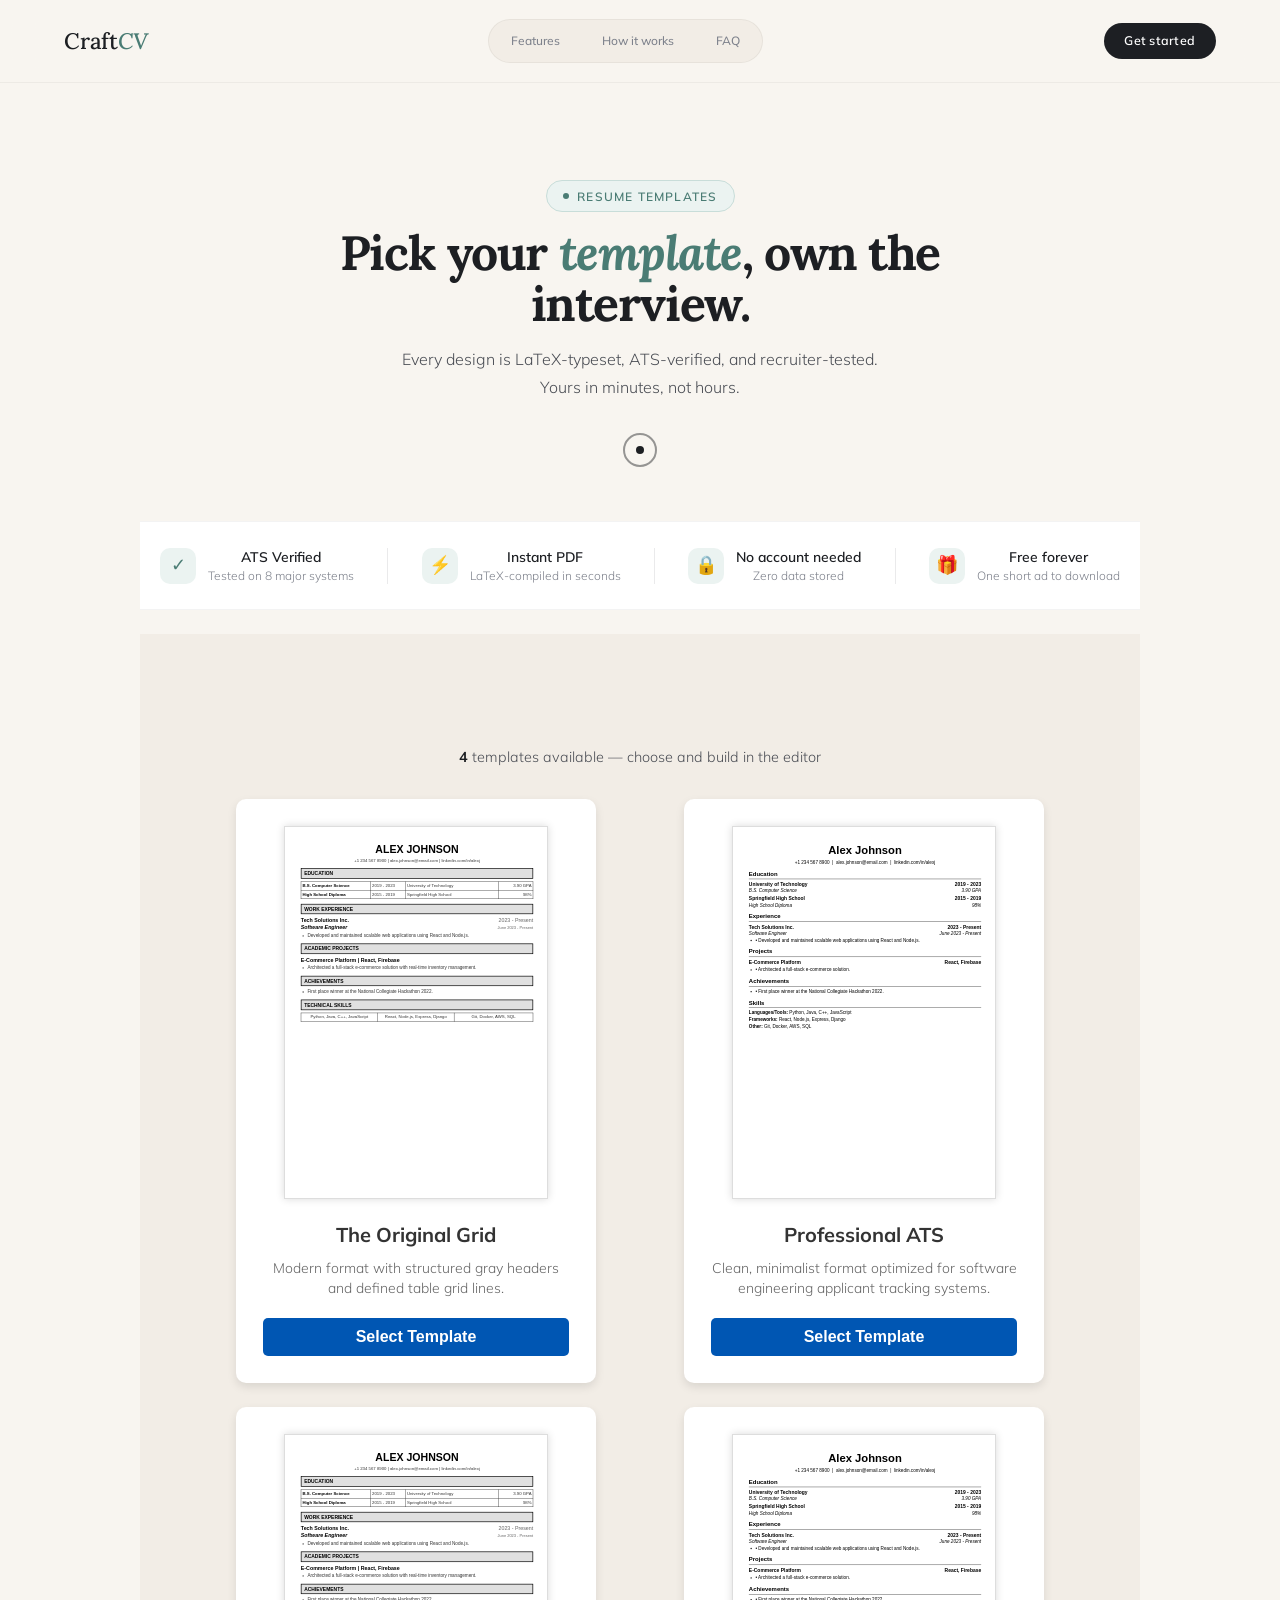
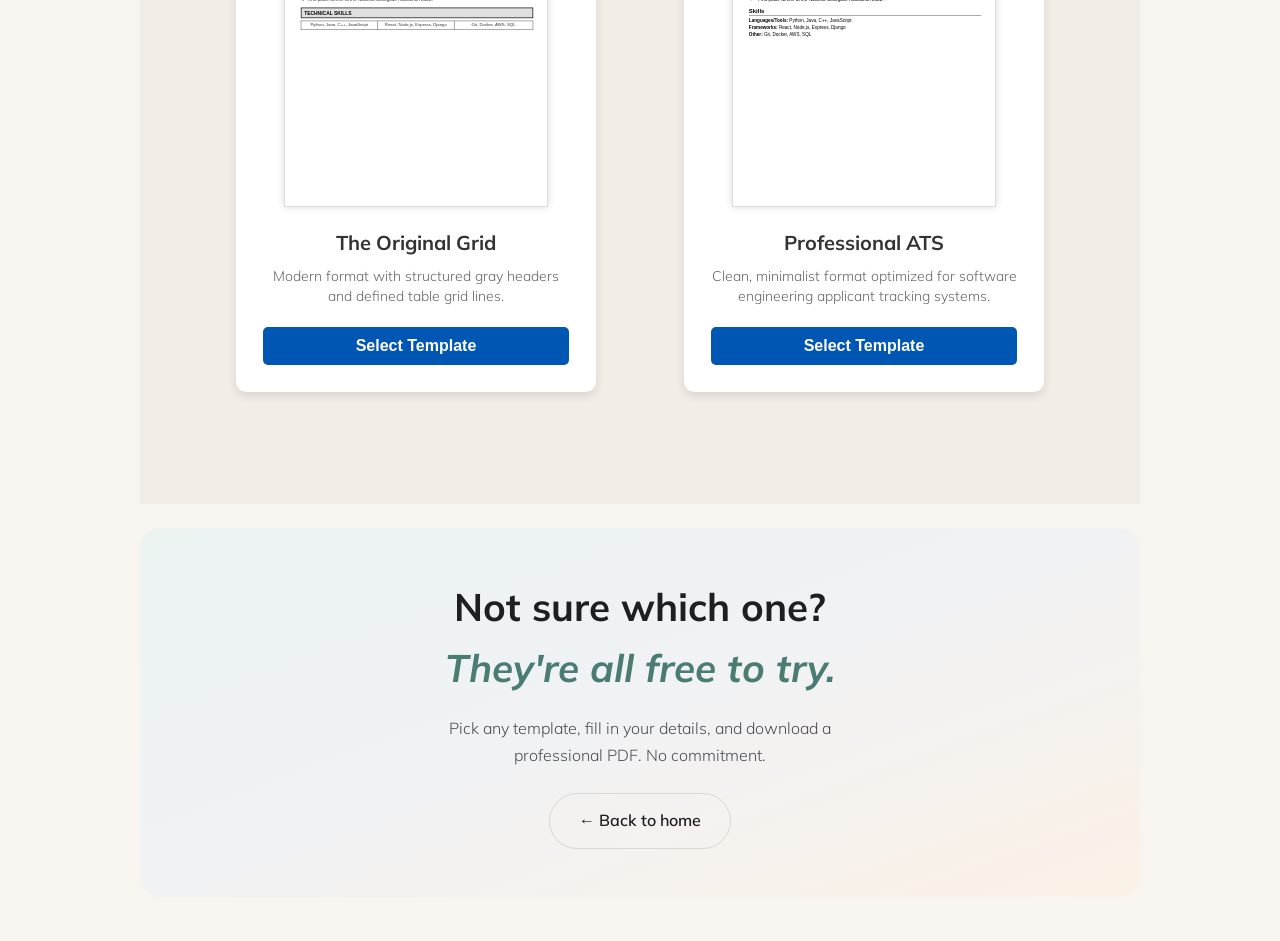
<file: Templates.html>
<!DOCTYPE html>
<html lang="en">
<head>
    <meta charset="UTF-8">
    <meta name="viewport" content="width=device-width, initial-scale=1.0">
    <title>Visual LaTeX Resume Builder</title>
    
    <link rel="preconnect" href="https://fonts.googleapis.com">
    <link rel="preconnect" href="https://fonts.gstatic.com" crossorigin>
    <link href="https://fonts.googleapis.com/css2?family=Lora:ital,wght@0,400;0,500;0,600;1,400;1,500&family=Mulish:wght@300;400;500;600&display=swap" rel="stylesheet">
    <link rel="stylesheet" href="styles.css">
    <style>
        *,*::before,*::after{box-sizing:border-box;margin:0;padding:0}
        :root{--bg:#F8F5F0;--bg-warm:#F2EDE6;--bg-soft:#EDE8DF;--white:#FFFFFF;--mist:#F9F7F4;--ink:#1D1F23;--ink-mid:#4A4D54;--ink-soft:#7E828C;--ink-faint:#B0B4BC;--teal:#4A7C74;--teal-l:#6A9E95;--teal-pale:#EBF3F1;--teal-mid:#C8DDD9;--amber:#C4833A;--amber-pale:#FBF1E6;--line:rgba(29,31,35,0.09);--line-s:rgba(29,31,35,0.05)}
        html{scroll-behavior:smooth}
        body{font-family:'Mulish',sans-serif;background:var(--bg);color:var(--ink);overflow-x:hidden;font-weight:300;-webkit-font-smoothing:antialiased;line-height:1.6;cursor:none !important;}
        *{cursor:none !important;}
        #custom-cursor-dot,#custom-cursor-ring{position:fixed;top:0;left:0;transform:translate(-50%, -50%);pointer-events:none;z-index:99999;transition:opacity 0.2s ease;}
        #custom-cursor-dot{width:8px;height:8px;border-radius:50%;background:var(--ink);}
        #custom-cursor-ring{width:34px;height:34px;border-radius:50%;border:2px solid rgba(29,31,35,0.45);background:transparent;}
        nav{position:fixed;top:0;left:0;right:0;z-index:200;display:flex;align-items:center;justify-content:space-between;padding:1.2rem 5vw;background:rgba(248,245,240,0.9);backdrop-filter:blur(16px);border-bottom:1px solid var(--line-s);transition:padding 0.3s}
        nav.scrolled{padding:0.85rem 5vw;box-shadow:0 2px 24px rgba(29,31,35,0.06)}
        .logo{font-family:'Lora',serif;font-size:1.4rem;font-weight:500;color:var(--ink);text-decoration:none;letter-spacing:-0.01em}
        .logo span{color:var(--teal);font-style:italic}
        .nav-center{display:flex;gap:0.4rem;background:var(--bg-warm);border-radius:100px;padding:0.3rem;border:1px solid var(--line-s)}
        .nav-pill{font-size:0.75rem;font-weight:500;color:var(--ink-soft);text-decoration:none;padding:0.4rem 1.1rem;border-radius:100px;transition:all 0.2s;white-space:nowrap}
        .nav-pill:hover,.nav-pill.active{color:var(--ink);background:rgba(255,255,255,0.7)}
        a.nav-pill[href="Templates.html"], a.nav-pill[href="#templates"], .drawer a[href="Templates.html"], .drawer a[href="#templates"]{display:none !important}
        .nav-pill.active{color:var(--teal);background:var(--teal-pale)}
        .nav-actions{display:flex;align-items:center;gap:0.8rem}
        .nav-cta{font-size:0.78rem;font-weight:600;color:var(--white);background:var(--ink);text-decoration:none;padding:0.5rem 1.3rem;border-radius:100px;transition:all 0.25s;letter-spacing:0.02em}
        .nav-cta:hover{background:var(--teal);transform:translateY(-1px);box-shadow:0 6px 20px rgba(74,124,116,0.3)}
        .ham{display:none;flex-direction:column;gap:5px;cursor:pointer;background:none;border:none;padding:4px}
        .ham span{display:block;width:22px;height:1.5px;background:var(--ink-mid);border-radius:2px}
        .drawer{display:none;position:fixed;inset:0;background:rgba(248,245,240,0.98);backdrop-filter:blur(24px);z-index:199;flex-direction:column;justify-content:center;align-items:center;gap:2rem}
        .drawer.open{display:flex}
        .drawer a{font-family:'Lora',serif;font-size:2rem;font-weight:400;color:var(--ink);text-decoration:none;transition:color 0.2s}
        .drawer a:hover{color:var(--teal)}
        .drawer-x{position:absolute;top:1.5rem;right:5vw;font-size:1.5rem;background:none;border:none;color:var(--ink-soft);cursor:pointer}
        .page-hero { padding: 10rem 5vw 6rem; text-align: center; background: transparent; position: relative; overflow: hidden; }
        .page-kicker { display: inline-flex; align-items: center; gap: 0.55rem; font-size: 0.75rem; font-weight: 600; letter-spacing: 0.1em; text-transform: uppercase; color: #4A7C74; background: #EBF3F1; border: 1px solid #C8DDD9; padding: 0.35rem 1rem; border-radius: 100px; margin-bottom: 1rem; }
        .page-kicker-dot { width: 6px; height: 6px; border-radius: 50%; background: #4A7C74; display: inline-block; }
        .page-heading { font-family: 'Lora', serif; font-size: clamp(2rem, 5vw, 3rem); font-weight: 700; line-height: 1.05; color: #1D1F23; margin: 0 auto 1rem; max-width: 760px; letter-spacing: -0.03em; }
        .page-heading em { font-style: italic; color: #4A7C74; }
        .page-sub { font-size: 1rem; color: #4A4D54; line-height: 1.75; max-width: 520px; margin: 0 auto; }
        .trust-strip { background: #fff; border-top: 1px solid rgba(29,31,35,0.05); border-bottom: 1px solid rgba(29,31,35,0.05); padding: 24px 20px; margin: 24px 0; }
        .trust-inner { max-width: 980px; margin: 0 auto; display: flex; flex-wrap: wrap; align-items: center; justify-content: space-between; gap: 16px; }
        .trust-item { display: flex; align-items: center; gap: 0.75rem; }
        .trust-icon { width: 36px; height: 36px; border-radius: 10px; background: #EBF3F1; display: grid; place-items: center; color: #4A7C74; font-size: 18px; }
        .trust-label { font-size: 0.87rem; font-weight: 600; color: #1D1F23; }
        .trust-sub { font-size: 0.75rem; color: #7E828C; line-height: 1.4; }
        .trust-sep { width: 1px; height: 36px; background: rgba(29,31,35,0.09); }
        .templates-section { padding: 7rem 5vw; background: var(--bg-warm); }
        .tpl-count { font-size: 0.9rem; color: #4A4D54; text-align: center; margin-bottom: 1.5rem; }
        .tpl-count strong { color: #1D1F23; font-weight: 700; }
        .tpl-grid { display: grid; grid-template-columns: repeat(auto-fit, minmax(280px, 1fr)); gap: 1.5rem; align-items: start; justify-items: center; }
        .page-cta { padding: 3rem 1.5rem; background: linear-gradient(160deg, #EBF3F1 0%, #f0f2f5 45%, #FBF1E6 100%); border-radius: 20px; margin: 24px 0; }
        .page-cta-heading { font-size: clamp(1.7rem, 3vw, 2.4rem); font-weight: 700; margin: 0 0 1rem; color: #1D1F23; }
        .page-cta-heading em { color: #4A7C74; font-style: italic; }
        .page-cta-sub { font-size: 1rem; color: #4A4D54; max-width: 440px; margin: 0 auto 1.5rem; line-height: 1.7; }
        .cta-btns { display: flex; justify-content: center; }
        .cta-btns a { display: inline-flex; align-items: center; gap: 0.5rem; color: #1D1F23; text-decoration: none; border: 1.5px solid rgba(29,31,35,0.12); padding: 0.9rem 1.8rem; border-radius: 100px; transition: all 0.2s ease; font-weight: 600; }
        .cta-btns a:hover { background: #fff; transform: translateY(-1px); box-shadow: 0 10px 20px rgba(0,0,0,0.08); }
        #builder-screen { display: none; padding: 6rem 5vw 4rem; flex-wrap: wrap; gap: 1.5rem; }
        #builder-screen.active { display: block; }
        .container { max-width: 1200px; margin: 0 auto; width: 100%; }
        .header-bar { display: flex; justify-content: space-between; align-items: center; gap: 1rem; flex-wrap: wrap; }
        #builder-canvas { display: flex; flex-direction: column; gap: 1.2rem; }
        .flex-row { display: flex; gap: 1rem; flex-wrap: wrap; }
        .flex-row > div { flex: 1 1 280px; min-width: 0; }
        .draggable-section { width: 100%; }
        .section-header-flex { flex-wrap: wrap; gap: 0.75rem; }
        .section-controls { position: static; opacity: 1; visibility: visible; transform: none; margin-top: 0.5rem; }
        .btn-add, .btn-add-line, .btn-primary, .btn-add-between, .btn-copy { min-width: 100%; }
        .page-hero { padding: 10rem 5vw 6rem; }
        @media (max-width: 1100px) {
            nav .nav-center { display: none; }
            .nav-actions { display: none; }
            .ham { display: flex; }
            .tpl-grid { grid-template-columns: repeat(2, 1fr); }
            .page-hero { padding: 8rem 5vw 4rem; }
            .templates-section { padding: 5rem 5vw; }
            .trust-strip { padding: 20px 16px; }
            .trust-inner { justify-content: center; gap: 12px; }
        }
        @media (max-width: 768px) {
            .tpl-grid { grid-template-columns: 1fr; }
            .page-hero { padding: 6.5rem 4vw 3.5rem; }
            .page-heading { font-size: clamp(1.8rem, 8vw, 2.4rem); }
            .page-sub { max-width: 100%; }
            .templates-section { padding: 4rem 4vw; }
            .page-cta { padding: 2rem 1rem; }
            .trust-strip { padding: 18px 14px; }
            .trust-inner { flex-direction: column; align-items: stretch; }
            .trust-item { justify-content: center; }
            .nav { padding: 1rem 4vw; }
            nav.scrolled { padding: 0.75rem 4vw; }
            .nav-pill { padding: 0.35rem 0.9rem; }
            .page-hero::after { display: none; }
            .page-hero::before { display: none; }
            #builder-screen { flex-direction: column; height: auto; padding: 3rem 4vw 2rem; }
            #builder-screen .container { max-width: 100%; width: 100%; }
            #builder-screen .container:last-child { margin-top: 1.5rem; }
            #builder-screen textarea#output { min-height: 260px; }
        }
    </style>
    
    <script>
        window.resumeTemplates = [];
    </script>
    <script src="templates/modern.js"></script>
    <script src="templates/professional.js"></script>
    <script src="templates/modern.js"></script>
    <script src="templates/professional.js"></script>
</head>
<body>
    <nav id="navBar">
        <a href="index.html" class="logo">Craft<span>CV</span></a>
        <div class="nav-center">
            <a href="index.html#features" class="nav-pill">Features</a>
            <a href="index.html#how" class="nav-pill">How it works</a>
            <a href="Templates.html" class="nav-pill active">Templates</a>
            <a href="index.html#faq" class="nav-pill">FAQ</a>
        </div>
        <div class="nav-actions">
            <a href="#templates-grid" class="nav-cta">Get started</a>
        </div>
        <button class="ham" onclick="toggleDrawer()"><span></span><span></span><span></span></button>
    </nav>
    <div class="drawer" id="drawer">
        <button class="drawer-x" onclick="toggleDrawer()">✕</button>
        <a href="index.html#features" onclick="toggleDrawer()">Features</a>
        <a href="index.html#how" onclick="toggleDrawer()">How it works</a>
        <a href="Templates.html" onclick="toggleDrawer()">Templates</a>
        <a href="index.html#faq" onclick="toggleDrawer()">FAQ</a>
    </div>

    <div id="selection-screen">
        <section class="page-hero">
            <div class="page-hero-inner">
                <div class="page-kicker"><span class="page-kicker-dot"></span> Resume Templates</div>
                <h1 class="page-heading">Pick your <em>template</em>, own the interview.</h1>
                <p class="page-sub">Every design is LaTeX-typeset, ATS-verified, and recruiter-tested. Yours in minutes, not hours.</p>
            </div>
        </section>

        <div class="trust-strip">
            <div class="trust-inner">
                <div class="trust-item">
                    <div class="trust-icon">✓</div>
                    <div><div class="trust-label">ATS Verified</div><div class="trust-sub">Tested on 8 major systems</div></div>
                </div>
                <div class="trust-sep"></div>
                <div class="trust-item">
                    <div class="trust-icon">⚡</div>
                    <div><div class="trust-label">Instant PDF</div><div class="trust-sub">LaTeX-compiled in seconds</div></div>
                </div>
                <div class="trust-sep"></div>
                <div class="trust-item">
                    <div class="trust-icon">🔒</div>
                    <div><div class="trust-label">No account needed</div><div class="trust-sub">Zero data stored</div></div>
                </div>
                <div class="trust-sep"></div>
                <div class="trust-item">
                    <div class="trust-icon">🎁</div>
                    <div><div class="trust-label">Free forever</div><div class="trust-sub">One short ad to download</div></div>
                </div>
            </div>
        </div>

        <section class="templates-section">
            <p class="tpl-count"><strong id="tpl-count-num">2</strong> templates available — choose and build in the editor</p>
            <div class="tpl-grid template-grid" id="template-grid"></div>
        </section>

        <section class="page-cta">
            <h2 class="page-cta-heading">Not sure which one? <br><em>They're all free to try.</em></h2>
            <p class="page-cta-sub">Pick any template, fill in your details, and download a professional PDF. No commitment.</p>
            <div class="cta-btns"><a href="index.html">← Back to home</a></div>
        </section>
    </div>

    <div id="builder-screen">
        <div class="container">
            <div class="header-bar">
                <h2>Resume Editor</h2>
                <button class="btn-back" onclick="goBackToSelection()">← Change Template</button>
            </div>

            <form id="resumeForm">
                <div id="builder-canvas">
                    
                    <div class="draggable-section" id="core-header" data-type="header">
                        <div class="section-header-flex">
                            <h3 class="collapsible-title" onclick="toggleSection(this)">
                                <span class="toggle-icon">▼</span> Header
                            </h3>
                        </div>
                        <div class="flex-row">
                            <div><label>Full Name</label><input type="text" id="name" value="Alex Johnson" required></div>
                            <div><label>Phone / ID</label><input type="text" id="phone" value="+1 234 567 8900" required></div>
                        </div>
                        <div class="flex-row">
                            <div><label>Email</label><input type="email" id="email" value="alex.johnson@email.com" required></div>
                            <div><label>Links (Optional)</label><input type="text" id="links" value="linkedin.com/in/alexj"></div>
                        </div>
                    </div>

                    <div class="draggable-section" id="core-edu" data-type="education">
                        <div class="section-header-flex">
                            <div style="display:flex; align-items:center; width:60%;">
                                <span class="toggle-icon" onclick="toggleSection(this)" style="cursor:pointer; padding:5px;">▼</span>
                                <input type="text" class="core-sec-title custom-sec-title-input" value="Education">
                            </div>
                            <div class="section-controls">
                                <span class="drag-handle" title="Drag to reorder" onmousedown="this.closest('.draggable-section').setAttribute('draggable', 'true')" onmouseup="this.closest('.draggable-section').removeAttribute('draggable')">☰</span>
                                <button type="button" class="btn-remove-section" onclick="removeCoreSection('core-edu', 'Education')">✖ Remove</button>
                            </div>
                        </div>
                        <div id="education-container"></div>
                        <button type="button" class="btn-add" onclick="addEducation()">+ Add Another Education</button>
                    </div>

                    <div class="draggable-section" id="core-work" data-type="work">
                        <div class="section-header-flex">
                            <div style="display:flex; align-items:center; width:60%;">
                                <span class="toggle-icon" onclick="toggleSection(this)" style="cursor:pointer; padding:5px;">▼</span>
                                <input type="text" class="core-sec-title custom-sec-title-input" value="Work Experience">
                            </div>
                            <div class="section-controls">
                                <span class="drag-handle" title="Drag to reorder" onmousedown="this.closest('.draggable-section').setAttribute('draggable', 'true')" onmouseup="this.closest('.draggable-section').removeAttribute('draggable')">☰</span>
                                <button type="button" class="btn-remove-section" onclick="removeCoreSection('core-work', 'Work Experience')">✖ Remove</button>
                            </div>
                        </div>
                        <div id="work-container"></div>
                        <button type="button" class="btn-add" onclick="addWorkExperience()">+ Add New Company</button>
                    </div>

                    <div class="draggable-section" id="core-proj" data-type="project">
                        <div class="section-header-flex">
                            <div style="display:flex; align-items:center; width:60%;">
                                <span class="toggle-icon" onclick="toggleSection(this)" style="cursor:pointer; padding:5px;">▼</span>
                                <input type="text" class="core-sec-title custom-sec-title-input" value="Projects">
                            </div>
                            <div class="section-controls">
                                <span class="drag-handle" title="Drag to reorder" onmousedown="this.closest('.draggable-section').setAttribute('draggable', 'true')" onmouseup="this.closest('.draggable-section').removeAttribute('draggable')">☰</span>
                                <button type="button" class="btn-remove-section" onclick="removeCoreSection('core-proj', 'Projects')">✖ Remove</button>
                            </div>
                        </div>
                        <div id="project-container"></div>
                        <button type="button" class="btn-add" onclick="addProject()">+ Add Project</button>
                    </div>

                    <div class="draggable-section" id="core-ach" data-type="achievement">
                        <div class="section-header-flex">
                            <div style="display:flex; align-items:center; width:60%;">
                                <span class="toggle-icon" onclick="toggleSection(this)" style="cursor:pointer; padding:5px;">▼</span>
                                <input type="text" class="core-sec-title custom-sec-title-input" value="Achievements">
                            </div>
                            <div class="section-controls">
                                <span class="drag-handle" title="Drag to reorder" onmousedown="this.closest('.draggable-section').setAttribute('draggable', 'true')" onmouseup="this.closest('.draggable-section').removeAttribute('draggable')">☰</span>
                                <button type="button" class="btn-remove-section" onclick="removeCoreSection('core-ach', 'Achievements')">✖ Remove</button>
                            </div>
                        </div>
                        
                        <div style="display:flex; justify-content: space-between; align-items: center; margin-bottom: 8px;">
                            <label style="margin:0;">Description Format</label>
                            <select class="desc-format format-select" id="ach-format">
                                <option value="bullets">Bullets</option>
                                <option value="numbers">Numbers</option>
                                <option value="paragraph">Paragraph</option>
                            </select>
                        </div>
                        
                        <div class="desc-lines-container" id="achievements-container">
                            <div class="desc-line-item">
                                <textarea class="desc-line" placeholder="Action or achievement...">First place winner at the National Collegiate Hackathon 2022.</textarea>
                                <button type="button" class="btn-remove-line" onclick="this.parentElement.remove()" title="Remove point">✖</button>
                            </div>
                            <div class="desc-line-item">
                                <textarea class="desc-line" placeholder="Action or achievement...">Published an article in a technical journal regarding database optimization techniques.</textarea>
                                <button type="button" class="btn-remove-line" onclick="this.parentElement.remove()" title="Remove point">✖</button>
                            </div>
                            <div class="desc-line-item">
                                <textarea class="desc-line" placeholder="Action or achievement...">Recognized as 'Top Coder' in university algorithmic programming competition.</textarea>
                                <button type="button" class="btn-remove-line" onclick="this.parentElement.remove()" title="Remove point">✖</button>
                            </div>
                        </div>
                        <button type="button" class="btn-add-line" onclick="addDescLine(this)">+ Add Point</button>

                    </div>

                    <div class="draggable-section" id="core-skill" data-type="skill">
                        <div class="section-header-flex">
                            <div style="display:flex; align-items:center; width:60%;">
                                <span class="toggle-icon" onclick="toggleSection(this)" style="cursor:pointer; padding:5px;">▼</span>
                                <input type="text" class="core-sec-title custom-sec-title-input" value="Technical Skills">
                            </div>
                            <div class="section-controls">
                                <span class="drag-handle" title="Drag to reorder" onmousedown="this.closest('.draggable-section').setAttribute('draggable', 'true')" onmouseup="this.closest('.draggable-section').removeAttribute('draggable')">☰</span>
                                <button type="button" class="btn-remove-section" onclick="removeCoreSection('core-skill', 'Technical Skills')">✖ Remove</button>
                            </div>
                        </div>
                        <div class="flex-row">
                            <div><label>Languages/Tools</label><input type="text" id="sk1" value="Python, Java, C++, JavaScript"></div>
                            <div><label>Frameworks</label><input type="text" id="sk2" value="React, Node.js, Express, Django"></div>
                            <div><label>Other</label><input type="text" id="sk3" value="Git, Docker, AWS, SQL"></div>
                        </div>
                    </div>

                </div>

                <div class="bottom-action-area">
                    <button type="button" class="btn-add-between" onclick="toggleAddMenu(event, this)">+ Add New Section</button>
                    <div class="add-menu"></div>
                </div>

                <button type="submit" class="btn-primary">Generate LaTeX Code</button>
            </form>
        </div>

        <div class="container">
            <h2>Generated Overleaf Code</h2>
            <p style="font-size: 12px; color: #666; margin-top: 0;">Click inside the box to automatically select all text.</p>
            <textarea id="output" readonly onclick="this.select()"></textarea>
        </div>
    </div>

    <script src="script.js"></script>
    <script>
        function toggleDrawer(){ document.getElementById('drawer').classList.toggle('open'); }
        window.addEventListener('scroll', () => document.getElementById('navBar').classList.toggle('scrolled', window.scrollY > 50));
        window.addEventListener('load', () => {
            const countEl = document.getElementById('tpl-count-num');
            if (countEl && window.resumeTemplates) {
                countEl.textContent = window.resumeTemplates.length;
            }
        });
    </script>
    <script>
    (function(){
      if(('ontouchstart' in window) || window.matchMedia('(hover: none)').matches) return;
      const dot=document.createElement('div');
      const ring=document.createElement('div');
      dot.id='custom-cursor-dot';
      ring.id='custom-cursor-ring';
      document.body.append(ring,dot);
      let mouseX=window.innerWidth/2, mouseY=window.innerHeight/2;
      let ringX=mouseX, ringY=mouseY;
      const updateDot=(x,y)=>{dot.style.left=`${x}px`;dot.style.top=`${y}px`;};
      const updateRing=(x,y)=>{ring.style.left=`${x}px`;ring.style.top=`${y}px`;};
      updateDot(mouseX,mouseY);
      updateRing(ringX,ringY);
      window.addEventListener('mousemove',e=>{mouseX=e.clientX;mouseY=e.clientY;updateDot(mouseX,mouseY);});
      function animate(){ringX+=(mouseX-ringX)*0.18;ringY+=(mouseY-ringY)*0.18;updateRing(ringX,ringY);requestAnimationFrame(animate)}
      requestAnimationFrame(animate);
    })();
    </script>
</body>
</html>
</file>
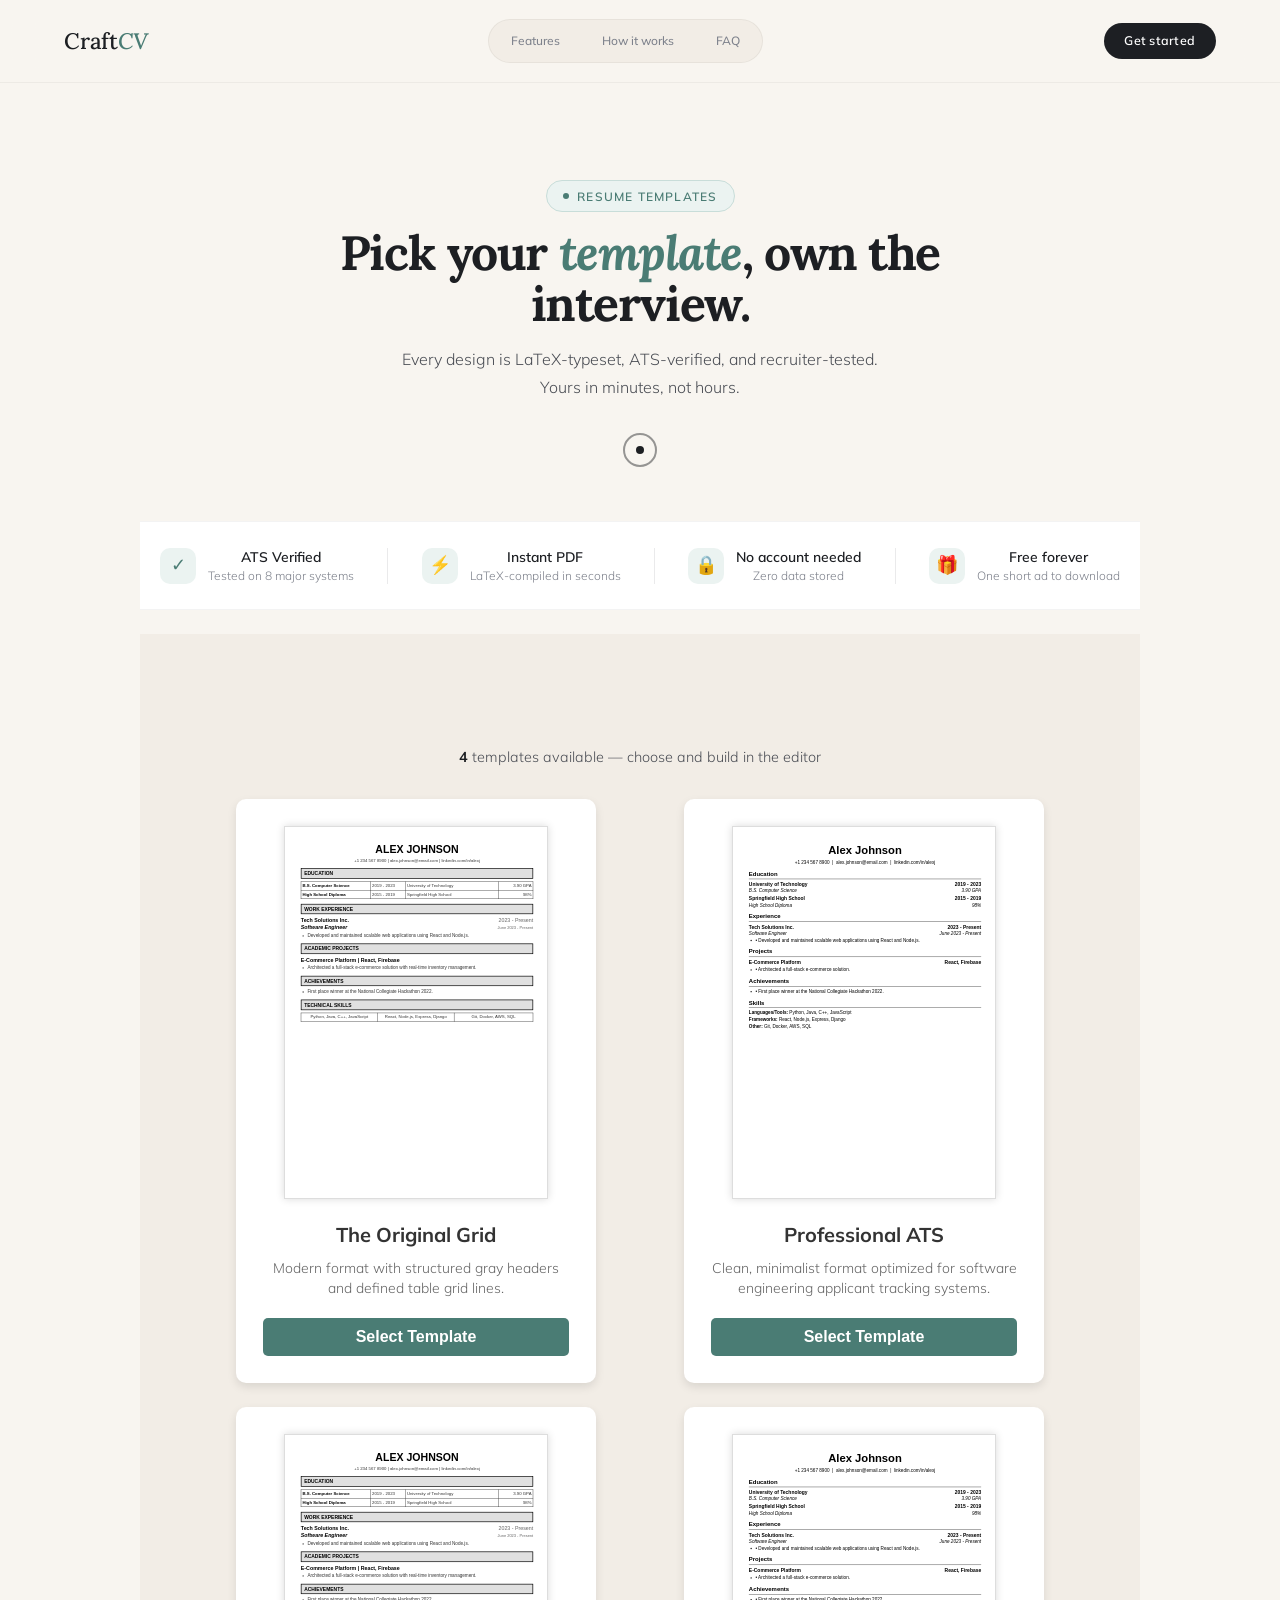
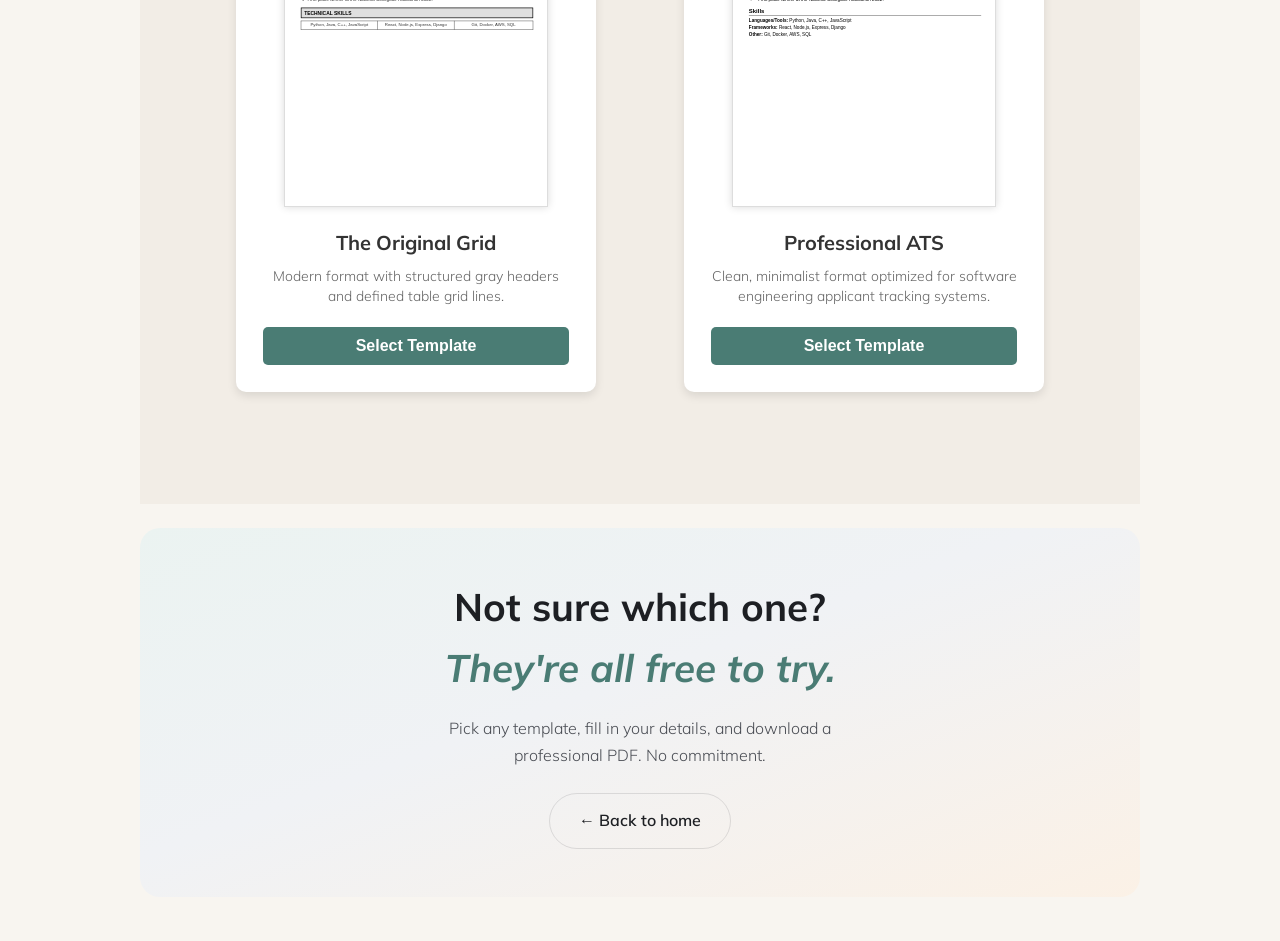
<file: templates.html>
<!DOCTYPE html>
<html lang="en">
<head>
    <meta charset="UTF-8">
    <meta name="viewport" content="width=device-width, initial-scale=1.0">
    <title>Visual LaTeX Resume Builder</title>
    
    <link rel="preconnect" href="https://fonts.googleapis.com">
    <link rel="preconnect" href="https://fonts.gstatic.com" crossorigin>
    <link href="https://fonts.googleapis.com/css2?family=Lora:ital,wght@0,400;0,500;0,600;1,400;1,500&family=Mulish:wght@300;400;500;600&display=swap" rel="stylesheet">
    <link rel="stylesheet" href="styles.css">
    <style>
        *,*::before,*::after{box-sizing:border-box;margin:0;padding:0}
        :root{--bg:#F8F5F0;--bg-warm:#F2EDE6;--bg-soft:#EDE8DF;--white:#FFFFFF;--mist:#F9F7F4;--ink:#1D1F23;--ink-mid:#4A4D54;--ink-soft:#7E828C;--ink-faint:#B0B4BC;--teal:#4A7C74;--teal-l:#6A9E95;--teal-pale:#EBF3F1;--teal-mid:#C8DDD9;--amber:#C4833A;--amber-pale:#FBF1E6;--line:rgba(29,31,35,0.09);--line-s:rgba(29,31,35,0.05)}
        html{scroll-behavior:smooth}
        body{font-family:'Mulish',sans-serif;background:var(--bg);color:var(--ink);overflow-x:hidden;font-weight:300;-webkit-font-smoothing:antialiased;line-height:1.6;cursor:none !important;}
        *{cursor:none !important;}
        #custom-cursor-dot,#custom-cursor-ring{position:fixed;top:0;left:0;transform:translate(-50%, -50%);pointer-events:none;z-index:99999;transition:opacity 0.2s ease;}
        #custom-cursor-dot{width:8px;height:8px;border-radius:50%;background:var(--ink);}
        #custom-cursor-ring{width:34px;height:34px;border-radius:50%;border:2px solid rgba(29,31,35,0.45);background:transparent;}
        nav{position:fixed;top:0;left:0;right:0;z-index:200;display:flex;align-items:center;justify-content:space-between;padding:1.2rem 5vw;background:rgba(248,245,240,0.9);backdrop-filter:blur(16px);border-bottom:1px solid var(--line-s);transition:padding 0.3s}
        nav.scrolled{padding:0.85rem 5vw;box-shadow:0 2px 24px rgba(29,31,35,0.06)}
        .logo{font-family:'Lora',serif;font-size:1.4rem;font-weight:500;color:var(--ink);text-decoration:none;letter-spacing:-0.01em}
        .logo span{color:var(--teal);font-style:italic}
        .nav-center{display:flex;gap:0.4rem;background:var(--bg-warm);border-radius:100px;padding:0.3rem;border:1px solid var(--line-s)}
        .nav-pill{font-size:0.75rem;font-weight:500;color:var(--ink-soft);text-decoration:none;padding:0.4rem 1.1rem;border-radius:100px;transition:all 0.2s;white-space:nowrap}
        .nav-pill:hover,.nav-pill.active{color:var(--ink);background:rgba(255,255,255,0.7)}
        a.nav-pill[href="Templates.html"], a.nav-pill[href="#templates"], .drawer a[href="Templates.html"], .drawer a[href="#templates"]{display:none !important}
        .nav-pill.active{color:var(--teal);background:var(--teal-pale)}
        .nav-actions{display:flex;align-items:center;gap:0.8rem}
        .nav-cta{font-size:0.78rem;font-weight:600;color:var(--white);background:var(--ink);text-decoration:none;padding:0.5rem 1.3rem;border-radius:100px;transition:all 0.25s;letter-spacing:0.02em}
        .nav-cta:hover{background:var(--teal);transform:translateY(-1px);box-shadow:0 6px 20px rgba(74,124,116,0.3)}
        .ham{display:none;flex-direction:column;gap:5px;cursor:pointer;background:none;border:none;padding:4px}
        .ham span{display:block;width:22px;height:1.5px;background:var(--ink-mid);border-radius:2px}
        .drawer{display:none;position:fixed;inset:0;background:rgba(248,245,240,0.98);backdrop-filter:blur(24px);z-index:199;flex-direction:column;justify-content:center;align-items:center;gap:2rem}
        .drawer.open{display:flex}
        .drawer a{font-family:'Lora',serif;font-size:2rem;font-weight:400;color:var(--ink);text-decoration:none;transition:color 0.2s}
        .drawer a:hover{color:var(--teal)}
        .drawer-x{position:absolute;top:1.5rem;right:5vw;font-size:1.5rem;background:none;border:none;color:var(--ink-soft);cursor:pointer}
        .page-hero { padding: 10rem 5vw 6rem; text-align: center; background: transparent; position: relative; overflow: hidden; }
        .page-kicker { display: inline-flex; align-items: center; gap: 0.55rem; font-size: 0.75rem; font-weight: 600; letter-spacing: 0.1em; text-transform: uppercase; color: #4A7C74; background: #EBF3F1; border: 1px solid #C8DDD9; padding: 0.35rem 1rem; border-radius: 100px; margin-bottom: 1rem; }
        .page-kicker-dot { width: 6px; height: 6px; border-radius: 50%; background: #4A7C74; display: inline-block; }
        .page-heading { font-family: 'Lora', serif; font-size: clamp(2rem, 5vw, 3rem); font-weight: 700; line-height: 1.05; color: #1D1F23; margin: 0 auto 1rem; max-width: 760px; letter-spacing: -0.03em; }
        .page-heading em { font-style: italic; color: #4A7C74; }
        .page-sub { font-size: 1rem; color: #4A4D54; line-height: 1.75; max-width: 520px; margin: 0 auto; }
        .trust-strip { background: #fff; border-top: 1px solid rgba(29,31,35,0.05); border-bottom: 1px solid rgba(29,31,35,0.05); padding: 24px 20px; margin: 24px 0; }
        .trust-inner { max-width: 980px; margin: 0 auto; display: flex; flex-wrap: wrap; align-items: center; justify-content: space-between; gap: 16px; }
        .trust-item { display: flex; align-items: center; gap: 0.75rem; }
        .trust-icon { width: 36px; height: 36px; border-radius: 10px; background: #EBF3F1; display: grid; place-items: center; color: #4A7C74; font-size: 18px; }
        .trust-label { font-size: 0.87rem; font-weight: 600; color: #1D1F23; }
        .trust-sub { font-size: 0.75rem; color: #7E828C; line-height: 1.4; }
        .trust-sep { width: 1px; height: 36px; background: rgba(29,31,35,0.09); }
        .templates-section { padding: 7rem 5vw; background: var(--bg-warm); }
        .tpl-count { font-size: 0.9rem; color: #4A4D54; text-align: center; margin-bottom: 1.5rem; }
        .tpl-count strong { color: #1D1F23; font-weight: 700; }
        .tpl-grid { display: grid; grid-template-columns: repeat(auto-fit, minmax(280px, 1fr)); gap: 1.5rem; align-items: start; justify-items: center; }
        .page-cta { padding: 3rem 1.5rem; background: linear-gradient(160deg, #EBF3F1 0%, #f0f2f5 45%, #FBF1E6 100%); border-radius: 20px; margin: 24px 0; }
        .page-cta-heading { font-size: clamp(1.7rem, 3vw, 2.4rem); font-weight: 700; margin: 0 0 1rem; color: #1D1F23; }
        .page-cta-heading em { color: #4A7C74; font-style: italic; }
        .page-cta-sub { font-size: 1rem; color: #4A4D54; max-width: 440px; margin: 0 auto 1.5rem; line-height: 1.7; }
        .cta-btns { display: flex; justify-content: center; }
        .cta-btns a { display: inline-flex; align-items: center; gap: 0.5rem; color: #1D1F23; text-decoration: none; border: 1.5px solid rgba(29,31,35,0.12); padding: 0.9rem 1.8rem; border-radius: 100px; transition: all 0.2s ease; font-weight: 600; }
        .cta-btns a:hover { background: #fff; transform: translateY(-1px); box-shadow: 0 10px 20px rgba(0,0,0,0.08); }
        #builder-screen { display: none; padding: 6rem 5vw 4rem; flex-wrap: wrap; gap: 1.5rem; }
        #builder-screen.active { display: block; }
        .container { max-width: 1200px; margin: 0 auto; width: 100%; }
        .header-bar { display: flex; justify-content: space-between; align-items: center; gap: 1rem; flex-wrap: wrap; }
        #builder-canvas { display: flex; flex-direction: column; gap: 1.2rem; }
        .flex-row { display: flex; gap: 1rem; flex-wrap: wrap; }
        .flex-row > div { flex: 1 1 280px; min-width: 0; }
        .draggable-section { width: 100%; }
        .section-header-flex { flex-wrap: wrap; gap: 0.75rem; }
        .section-controls { position: static; opacity: 1; visibility: visible; transform: none; margin-top: 0.5rem; }
        .btn-add, .btn-add-line, .btn-primary, .btn-add-between, .btn-copy { min-width: 100%; }
        .format-select:focus { outline: none; border-color: var(--teal); }
        .btn-primary { background-color: var(--teal); color: white; }
        .btn-primary:hover { background-color: var(--teal-l); }
        .btn-add { background-color: var(--teal-pale); color: var(--teal); border: 1px dashed var(--teal); }
        .btn-add-between { background-color: #f8f9fa; color: var(--teal); border: 2px dashed var(--teal); }
        .btn-add-between:hover { background-color: var(--teal-pale); }
        .add-menu button:hover { background: var(--teal-pale); color: var(--teal); font-weight: bold; }
        .add-menu button.custom-add-btn { background: var(--teal-pale); color: var(--teal); }
        .custom-sec-title-input { color: var(--teal); }
        .custom-sec-title-input:hover, .custom-sec-title-input:focus { border: 1px solid var(--teal); background: #fff; }
        .roles-container { border-left: 3px solid var(--teal-mid); }
        .btn-add-line { color: var(--teal); border: 1px dashed var(--teal); }
        .template-card:hover { border-color: var(--teal); box-shadow: 0 8px 20px rgba(74,124,116,0.2); }
        .draggable-section.dragging { border: 2px dashed var(--teal); }
        .collapsible-title:hover { color: var(--teal); }
        .section-header-flex h3 { color: var(--teal); }
        .drag-handle:hover, .drag-handle:active { color: var(--teal); }
        .page-hero { padding: 10rem 5vw 6rem; }
        @media (max-width: 1100px) {
            nav .nav-center { display: none; }
            .nav-actions { display: none; }
            .ham { display: flex; }
            .tpl-grid { grid-template-columns: repeat(2, 1fr); }
            .page-hero { padding: 8rem 5vw 4rem; }
            .templates-section { padding: 5rem 5vw; }
            .trust-strip { padding: 20px 16px; }
            .trust-inner { justify-content: center; gap: 12px; }
        }
        @media (max-width: 768px) {
            .tpl-grid { grid-template-columns: 1fr; }
            .page-hero { padding: 6.5rem 4vw 3.5rem; }
            .page-heading { font-size: clamp(1.8rem, 8vw, 2.4rem); }
            .page-sub { max-width: 100%; }
            .templates-section { padding: 4rem 4vw; }
            .page-cta { padding: 2rem 1rem; }
            .trust-strip { padding: 18px 14px; }
            .trust-inner { flex-direction: column; align-items: stretch; }
            .trust-item { justify-content: center; }
            .nav { padding: 1rem 4vw; }
            nav.scrolled { padding: 0.75rem 4vw; }
            .nav-pill { padding: 0.35rem 0.9rem; }
            .page-hero::after { display: none; }
            .page-hero::before { display: none; }
            #builder-screen { flex-direction: column; height: auto; padding: 3rem 4vw 2rem; }
            #builder-screen .container { max-width: 100%; width: 100%; }
            #builder-screen .container:last-child { margin-top: 1.5rem; }
            #builder-screen textarea#output { min-height: 260px; }
        }
    </style>
    
    <script>
        window.resumeTemplates = [];
    </script>
    <script src="templates/modern.js"></script>
    <script src="templates/professional.js"></script>
    <script src="templates/modern.js"></script>
    <script src="templates/professional.js"></script>
</head>
<body>
    <nav id="navBar">
        <a href="index.html" class="logo">Craft<span>CV</span></a>
        <div class="nav-center">
            <a href="index.html#features" class="nav-pill">Features</a>
            <a href="index.html#how" class="nav-pill">How it works</a>
            <a href="Templates.html" class="nav-pill active">Templates</a>
            <a href="index.html#faq" class="nav-pill">FAQ</a>
        </div>
        <div class="nav-actions">
            <a href="#templates-grid" class="nav-cta">Get started</a>
        </div>
        <button class="ham" onclick="toggleDrawer()"><span></span><span></span><span></span></button>
    </nav>
    <div class="drawer" id="drawer">
        <button class="drawer-x" onclick="toggleDrawer()">✕</button>
        <a href="index.html#features" onclick="toggleDrawer()">Features</a>
        <a href="index.html#how" onclick="toggleDrawer()">How it works</a>
        <a href="Templates.html" onclick="toggleDrawer()">Templates</a>
        <a href="index.html#faq" onclick="toggleDrawer()">FAQ</a>
    </div>

    <div id="selection-screen">
        <section class="page-hero">
            <div class="page-hero-inner">
                <div class="page-kicker"><span class="page-kicker-dot"></span> Resume Templates</div>
                <h1 class="page-heading">Pick your <em>template</em>, own the interview.</h1>
                <p class="page-sub">Every design is LaTeX-typeset, ATS-verified, and recruiter-tested. Yours in minutes, not hours.</p>
            </div>
        </section>

        <div class="trust-strip">
            <div class="trust-inner">
                <div class="trust-item">
                    <div class="trust-icon">✓</div>
                    <div><div class="trust-label">ATS Verified</div><div class="trust-sub">Tested on 8 major systems</div></div>
                </div>
                <div class="trust-sep"></div>
                <div class="trust-item">
                    <div class="trust-icon">⚡</div>
                    <div><div class="trust-label">Instant PDF</div><div class="trust-sub">LaTeX-compiled in seconds</div></div>
                </div>
                <div class="trust-sep"></div>
                <div class="trust-item">
                    <div class="trust-icon">🔒</div>
                    <div><div class="trust-label">No account needed</div><div class="trust-sub">Zero data stored</div></div>
                </div>
                <div class="trust-sep"></div>
                <div class="trust-item">
                    <div class="trust-icon">🎁</div>
                    <div><div class="trust-label">Free forever</div><div class="trust-sub">One short ad to download</div></div>
                </div>
            </div>
        </div>

        <section class="templates-section">
            <p class="tpl-count"><strong id="tpl-count-num">2</strong> templates available — choose and build in the editor</p>
            <div class="tpl-grid template-grid" id="template-grid"></div>
        </section>

        <section class="page-cta">
            <h2 class="page-cta-heading">Not sure which one? <br><em>They're all free to try.</em></h2>
            <p class="page-cta-sub">Pick any template, fill in your details, and download a professional PDF. No commitment.</p>
            <div class="cta-btns"><a href="index.html">← Back to home</a></div>
        </section>
    </div>

    <div id="builder-screen">
        <div class="container">
            <div class="header-bar">
                <h2>Resume Editor</h2>
                <button class="btn-back" onclick="goBackToSelection()">← Change Template</button>
            </div>

            <form id="resumeForm">
                <div id="builder-canvas">
                    
                    <div class="draggable-section" id="core-header" data-type="header">
                        <div class="section-header-flex">
                            <h3 class="collapsible-title" onclick="toggleSection(this)">
                                <span class="toggle-icon">▼</span> Header
                            </h3>
                        </div>
                        <div class="flex-row">
                            <div><label>Full Name</label><input type="text" id="name" value="Alex Johnson" required></div>
                            <div><label>Phone / ID</label><input type="text" id="phone" value="+1 234 567 8900" required></div>
                        </div>
                        <div class="flex-row">
                            <div><label>Email</label><input type="email" id="email" value="alex.johnson@email.com" required></div>
                            <div><label>Links (Optional)</label><input type="text" id="links" value="linkedin.com/in/alexj"></div>
                        </div>
                    </div>

                    <div class="draggable-section" id="core-edu" data-type="education">
                        <div class="section-header-flex">
                            <div style="display:flex; align-items:center; width:60%;">
                                <span class="toggle-icon" onclick="toggleSection(this)" style="cursor:pointer; padding:5px;">▼</span>
                                <input type="text" class="core-sec-title custom-sec-title-input" value="Education">
                            </div>
                            <div class="section-controls">
                                <span class="drag-handle" title="Drag to reorder" onmousedown="this.closest('.draggable-section').setAttribute('draggable', 'true')" onmouseup="this.closest('.draggable-section').removeAttribute('draggable')">☰</span>
                                <button type="button" class="btn-remove-section" onclick="removeCoreSection('core-edu', 'Education')">✖ Remove</button>
                            </div>
                        </div>
                        <div id="education-container"></div>
                        <button type="button" class="btn-add" onclick="addEducation()">+ Add Another Education</button>
                    </div>

                    <div class="draggable-section" id="core-work" data-type="work">
                        <div class="section-header-flex">
                            <div style="display:flex; align-items:center; width:60%;">
                                <span class="toggle-icon" onclick="toggleSection(this)" style="cursor:pointer; padding:5px;">▼</span>
                                <input type="text" class="core-sec-title custom-sec-title-input" value="Work Experience">
                            </div>
                            <div class="section-controls">
                                <span class="drag-handle" title="Drag to reorder" onmousedown="this.closest('.draggable-section').setAttribute('draggable', 'true')" onmouseup="this.closest('.draggable-section').removeAttribute('draggable')">☰</span>
                                <button type="button" class="btn-remove-section" onclick="removeCoreSection('core-work', 'Work Experience')">✖ Remove</button>
                            </div>
                        </div>
                        <div id="work-container"></div>
                        <button type="button" class="btn-add" onclick="addWorkExperience()">+ Add New Company</button>
                    </div>

                    <div class="draggable-section" id="core-proj" data-type="project">
                        <div class="section-header-flex">
                            <div style="display:flex; align-items:center; width:60%;">
                                <span class="toggle-icon" onclick="toggleSection(this)" style="cursor:pointer; padding:5px;">▼</span>
                                <input type="text" class="core-sec-title custom-sec-title-input" value="Projects">
                            </div>
                            <div class="section-controls">
                                <span class="drag-handle" title="Drag to reorder" onmousedown="this.closest('.draggable-section').setAttribute('draggable', 'true')" onmouseup="this.closest('.draggable-section').removeAttribute('draggable')">☰</span>
                                <button type="button" class="btn-remove-section" onclick="removeCoreSection('core-proj', 'Projects')">✖ Remove</button>
                            </div>
                        </div>
                        <div id="project-container"></div>
                        <button type="button" class="btn-add" onclick="addProject()">+ Add Project</button>
                    </div>

                    <div class="draggable-section" id="core-ach" data-type="achievement">
                        <div class="section-header-flex">
                            <div style="display:flex; align-items:center; width:60%;">
                                <span class="toggle-icon" onclick="toggleSection(this)" style="cursor:pointer; padding:5px;">▼</span>
                                <input type="text" class="core-sec-title custom-sec-title-input" value="Achievements">
                            </div>
                            <div class="section-controls">
                                <span class="drag-handle" title="Drag to reorder" onmousedown="this.closest('.draggable-section').setAttribute('draggable', 'true')" onmouseup="this.closest('.draggable-section').removeAttribute('draggable')">☰</span>
                                <button type="button" class="btn-remove-section" onclick="removeCoreSection('core-ach', 'Achievements')">✖ Remove</button>
                            </div>
                        </div>
                        
                        <div style="display:flex; justify-content: space-between; align-items: center; margin-bottom: 8px;">
                            <label style="margin:0;">Description Format</label>
                            <select class="desc-format format-select" id="ach-format">
                                <option value="bullets">Bullets</option>
                                <option value="numbers">Numbers</option>
                                <option value="paragraph">Paragraph</option>
                            </select>
                        </div>
                        
                        <div class="desc-lines-container" id="achievements-container">
                            <div class="desc-line-item">
                                <textarea class="desc-line" placeholder="Action or achievement...">First place winner at the National Collegiate Hackathon 2022.</textarea>
                                <button type="button" class="btn-remove-line" onclick="this.parentElement.remove()" title="Remove point">✖</button>
                            </div>
                            <div class="desc-line-item">
                                <textarea class="desc-line" placeholder="Action or achievement...">Published an article in a technical journal regarding database optimization techniques.</textarea>
                                <button type="button" class="btn-remove-line" onclick="this.parentElement.remove()" title="Remove point">✖</button>
                            </div>
                            <div class="desc-line-item">
                                <textarea class="desc-line" placeholder="Action or achievement...">Recognized as 'Top Coder' in university algorithmic programming competition.</textarea>
                                <button type="button" class="btn-remove-line" onclick="this.parentElement.remove()" title="Remove point">✖</button>
                            </div>
                        </div>
                        <button type="button" class="btn-add-line" onclick="addDescLine(this)">+ Add Point</button>

                    </div>

                    <div class="draggable-section" id="core-skill" data-type="skill">
                        <div class="section-header-flex">
                            <div style="display:flex; align-items:center; width:60%;">
                                <span class="toggle-icon" onclick="toggleSection(this)" style="cursor:pointer; padding:5px;">▼</span>
                                <input type="text" class="core-sec-title custom-sec-title-input" value="Technical Skills">
                            </div>
                            <div class="section-controls">
                                <span class="drag-handle" title="Drag to reorder" onmousedown="this.closest('.draggable-section').setAttribute('draggable', 'true')" onmouseup="this.closest('.draggable-section').removeAttribute('draggable')">☰</span>
                                <button type="button" class="btn-remove-section" onclick="removeCoreSection('core-skill', 'Technical Skills')">✖ Remove</button>
                            </div>
                        </div>
                        <div class="flex-row">
                            <div><label>Languages/Tools</label><input type="text" id="sk1" value="Python, Java, C++, JavaScript"></div>
                            <div><label>Frameworks</label><input type="text" id="sk2" value="React, Node.js, Express, Django"></div>
                            <div><label>Other</label><input type="text" id="sk3" value="Git, Docker, AWS, SQL"></div>
                        </div>
                    </div>

                </div>

                <div class="bottom-action-area">
                    <button type="button" class="btn-add-between" onclick="toggleAddMenu(event, this)">+ Add New Section</button>
                    <div class="add-menu"></div>
                </div>

                <button type="submit" class="btn-primary">Generate LaTeX Code</button>
            </form>
        </div>

        <div class="container">
            <h2>Generated Overleaf Code</h2>
            <p style="font-size: 12px; color: #666; margin-top: 0;">Click inside the box to automatically select all text.</p>
            <textarea id="output" readonly onclick="this.select()"></textarea>
        </div>
    </div>

    <script src="script.js"></script>
    <script>
        function toggleDrawer(){ document.getElementById('drawer').classList.toggle('open'); }
        window.addEventListener('scroll', () => document.getElementById('navBar').classList.toggle('scrolled', window.scrollY > 50));
        window.addEventListener('load', () => {
            const countEl = document.getElementById('tpl-count-num');
            if (countEl && window.resumeTemplates) {
                countEl.textContent = window.resumeTemplates.length;
            }
        });
    </script>
    <script>
    (function(){
      if(('ontouchstart' in window) || window.matchMedia('(hover: none)').matches) return;
      const dot=document.createElement('div');
      const ring=document.createElement('div');
      dot.id='custom-cursor-dot';
      ring.id='custom-cursor-ring';
      document.body.append(ring,dot);
      let mouseX=window.innerWidth/2, mouseY=window.innerHeight/2;
      let ringX=mouseX, ringY=mouseY;
      const updateDot=(x,y)=>{dot.style.left=`${x}px`;dot.style.top=`${y}px`;};
      const updateRing=(x,y)=>{ring.style.left=`${x}px`;ring.style.top=`${y}px`;};
      updateDot(mouseX,mouseY);
      updateRing(ringX,ringY);
      window.addEventListener('mousemove',e=>{mouseX=e.clientX;mouseY=e.clientY;updateDot(mouseX,mouseY);});
      function animate(){ringX+=(mouseX-ringX)*0.18;ringY+=(mouseY-ringY)*0.18;updateRing(ringX,ringY);requestAnimationFrame(animate)}
      requestAnimationFrame(animate);
    })();
    </script>
</body>
</html>
</file>
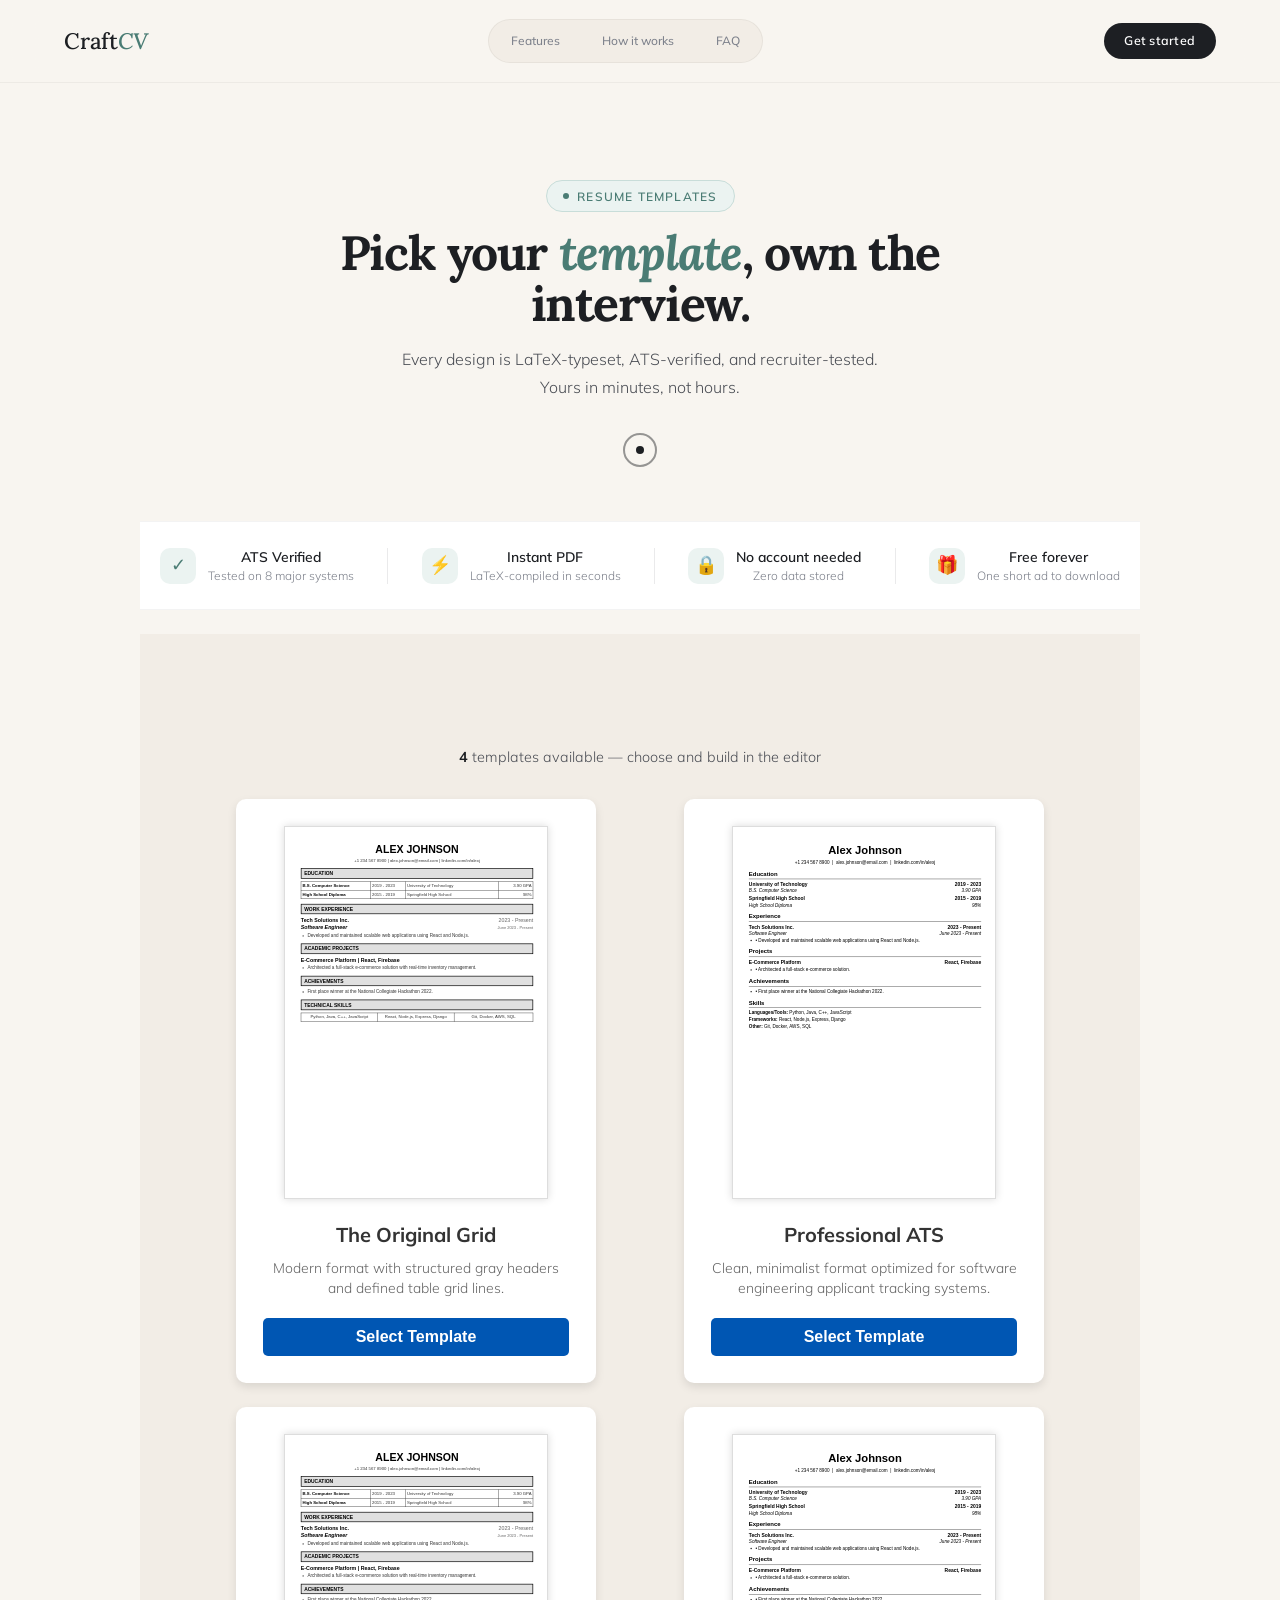
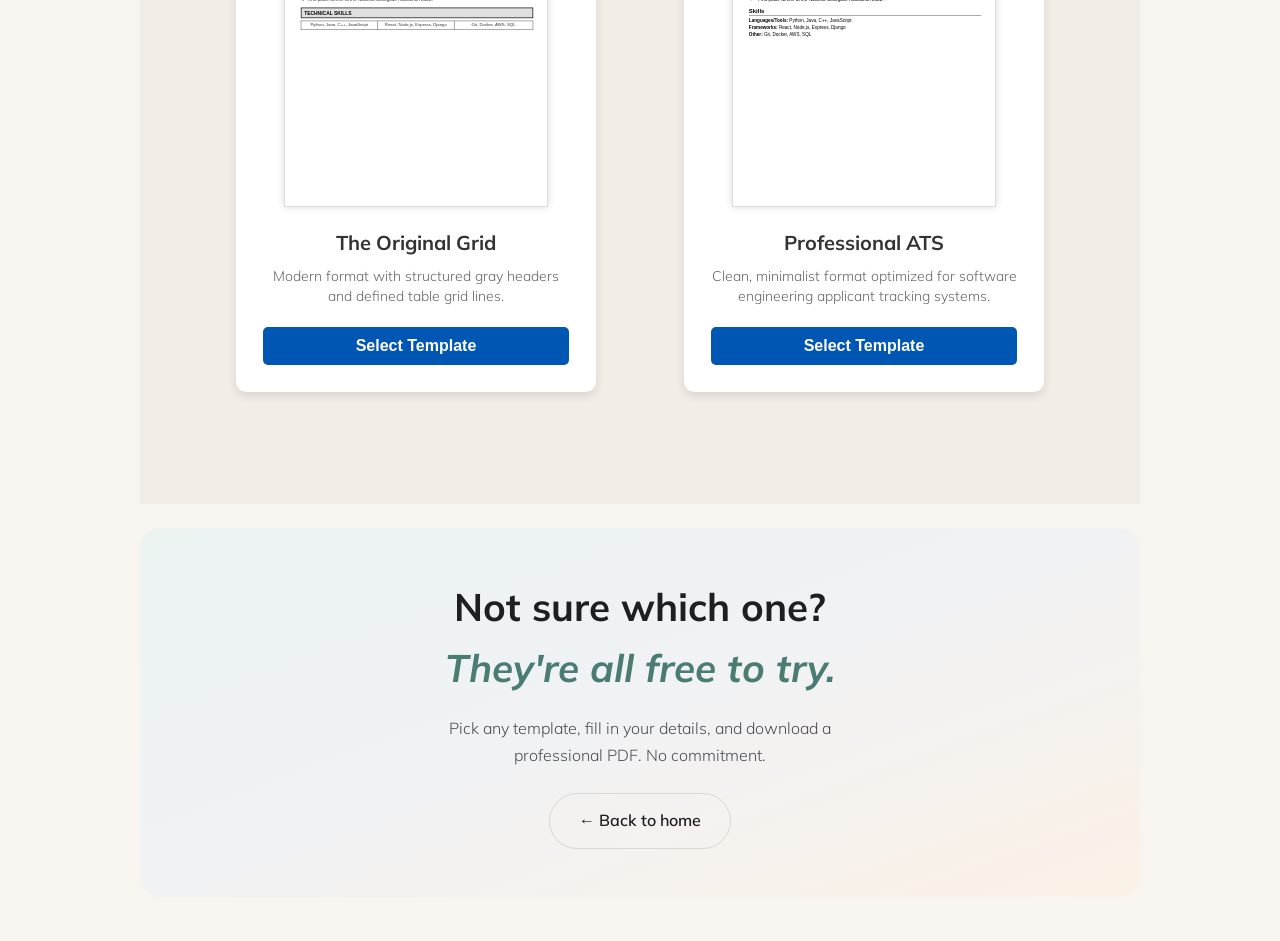
<file: CV BUILDER FINAL/Templates.html>
<!DOCTYPE html>
<html lang="en">
<head>
    <meta charset="UTF-8">
    <meta name="viewport" content="width=device-width, initial-scale=1.0">
    <title>Visual LaTeX Resume Builder</title>
    
    <link rel="preconnect" href="https://fonts.googleapis.com">
    <link rel="preconnect" href="https://fonts.gstatic.com" crossorigin>
    <link href="https://fonts.googleapis.com/css2?family=Lora:ital,wght@0,400;0,500;0,600;1,400;1,500&family=Mulish:wght@300;400;500;600&display=swap" rel="stylesheet">
    <link rel="stylesheet" href="styles.css">
    <style>
        *,*::before,*::after{box-sizing:border-box;margin:0;padding:0}
        :root{--bg:#F8F5F0;--bg-warm:#F2EDE6;--bg-soft:#EDE8DF;--white:#FFFFFF;--mist:#F9F7F4;--ink:#1D1F23;--ink-mid:#4A4D54;--ink-soft:#7E828C;--ink-faint:#B0B4BC;--teal:#4A7C74;--teal-l:#6A9E95;--teal-pale:#EBF3F1;--teal-mid:#C8DDD9;--amber:#C4833A;--amber-pale:#FBF1E6;--line:rgba(29,31,35,0.09);--line-s:rgba(29,31,35,0.05)}
        html{scroll-behavior:smooth}
        body{font-family:'Mulish',sans-serif;background:var(--bg);color:var(--ink);overflow-x:hidden;font-weight:300;-webkit-font-smoothing:antialiased;line-height:1.6;cursor:none !important;}
        *{cursor:none !important;}
        #custom-cursor-dot,#custom-cursor-ring{position:fixed;top:0;left:0;transform:translate(-50%, -50%);pointer-events:none;z-index:99999;transition:opacity 0.2s ease;}
        #custom-cursor-dot{width:8px;height:8px;border-radius:50%;background:var(--ink);}
        #custom-cursor-ring{width:34px;height:34px;border-radius:50%;border:2px solid rgba(29,31,35,0.45);background:transparent;}
        nav{position:fixed;top:0;left:0;right:0;z-index:200;display:flex;align-items:center;justify-content:space-between;padding:1.2rem 5vw;background:rgba(248,245,240,0.9);backdrop-filter:blur(16px);border-bottom:1px solid var(--line-s);transition:padding 0.3s}
        nav.scrolled{padding:0.85rem 5vw;box-shadow:0 2px 24px rgba(29,31,35,0.06)}
        .logo{font-family:'Lora',serif;font-size:1.4rem;font-weight:500;color:var(--ink);text-decoration:none;letter-spacing:-0.01em}
        .logo span{color:var(--teal);font-style:italic}
        .nav-center{display:flex;gap:0.4rem;background:var(--bg-warm);border-radius:100px;padding:0.3rem;border:1px solid var(--line-s)}
        .nav-pill{font-size:0.75rem;font-weight:500;color:var(--ink-soft);text-decoration:none;padding:0.4rem 1.1rem;border-radius:100px;transition:all 0.2s;white-space:nowrap}
        .nav-pill:hover,.nav-pill.active{color:var(--ink);background:rgba(255,255,255,0.7)}
        a.nav-pill[href="Templates.html"], a.nav-pill[href="#templates"], .drawer a[href="Templates.html"], .drawer a[href="#templates"]{display:none !important}
        .nav-pill.active{color:var(--teal);background:var(--teal-pale)}
        .nav-actions{display:flex;align-items:center;gap:0.8rem}
        .nav-cta{font-size:0.78rem;font-weight:600;color:var(--white);background:var(--ink);text-decoration:none;padding:0.5rem 1.3rem;border-radius:100px;transition:all 0.25s;letter-spacing:0.02em}
        .nav-cta:hover{background:var(--teal);transform:translateY(-1px);box-shadow:0 6px 20px rgba(74,124,116,0.3)}
        .ham{display:none;flex-direction:column;gap:5px;cursor:pointer;background:none;border:none;padding:4px}
        .ham span{display:block;width:22px;height:1.5px;background:var(--ink-mid);border-radius:2px}
        .drawer{display:none;position:fixed;inset:0;background:rgba(248,245,240,0.98);backdrop-filter:blur(24px);z-index:199;flex-direction:column;justify-content:center;align-items:center;gap:2rem}
        .drawer.open{display:flex}
        .drawer a{font-family:'Lora',serif;font-size:2rem;font-weight:400;color:var(--ink);text-decoration:none;transition:color 0.2s}
        .drawer a:hover{color:var(--teal)}
        .drawer-x{position:absolute;top:1.5rem;right:5vw;font-size:1.5rem;background:none;border:none;color:var(--ink-soft);cursor:pointer}
        .page-hero { padding: 10rem 5vw 6rem; text-align: center; background: transparent; position: relative; overflow: hidden; }
        .page-kicker { display: inline-flex; align-items: center; gap: 0.55rem; font-size: 0.75rem; font-weight: 600; letter-spacing: 0.1em; text-transform: uppercase; color: #4A7C74; background: #EBF3F1; border: 1px solid #C8DDD9; padding: 0.35rem 1rem; border-radius: 100px; margin-bottom: 1rem; }
        .page-kicker-dot { width: 6px; height: 6px; border-radius: 50%; background: #4A7C74; display: inline-block; }
        .page-heading { font-family: 'Lora', serif; font-size: clamp(2rem, 5vw, 3rem); font-weight: 700; line-height: 1.05; color: #1D1F23; margin: 0 auto 1rem; max-width: 760px; letter-spacing: -0.03em; }
        .page-heading em { font-style: italic; color: #4A7C74; }
        .page-sub { font-size: 1rem; color: #4A4D54; line-height: 1.75; max-width: 520px; margin: 0 auto; }
        .trust-strip { background: #fff; border-top: 1px solid rgba(29,31,35,0.05); border-bottom: 1px solid rgba(29,31,35,0.05); padding: 24px 20px; margin: 24px 0; }
        .trust-inner { max-width: 980px; margin: 0 auto; display: flex; flex-wrap: wrap; align-items: center; justify-content: space-between; gap: 16px; }
        .trust-item { display: flex; align-items: center; gap: 0.75rem; }
        .trust-icon { width: 36px; height: 36px; border-radius: 10px; background: #EBF3F1; display: grid; place-items: center; color: #4A7C74; font-size: 18px; }
        .trust-label { font-size: 0.87rem; font-weight: 600; color: #1D1F23; }
        .trust-sub { font-size: 0.75rem; color: #7E828C; line-height: 1.4; }
        .trust-sep { width: 1px; height: 36px; background: rgba(29,31,35,0.09); }
        .templates-section { padding: 7rem 5vw; background: var(--bg-warm); }
        .tpl-count { font-size: 0.9rem; color: #4A4D54; text-align: center; margin-bottom: 1.5rem; }
        .tpl-count strong { color: #1D1F23; font-weight: 700; }
        .tpl-grid { display: grid; grid-template-columns: repeat(auto-fit, minmax(280px, 1fr)); gap: 1.5rem; align-items: start; justify-items: center; }
        .page-cta { padding: 3rem 1.5rem; background: linear-gradient(160deg, #EBF3F1 0%, #f0f2f5 45%, #FBF1E6 100%); border-radius: 20px; margin: 24px 0; }
        .page-cta-heading { font-size: clamp(1.7rem, 3vw, 2.4rem); font-weight: 700; margin: 0 0 1rem; color: #1D1F23; }
        .page-cta-heading em { color: #4A7C74; font-style: italic; }
        .page-cta-sub { font-size: 1rem; color: #4A4D54; max-width: 440px; margin: 0 auto 1.5rem; line-height: 1.7; }
        .cta-btns { display: flex; justify-content: center; }
        .cta-btns a { display: inline-flex; align-items: center; gap: 0.5rem; color: #1D1F23; text-decoration: none; border: 1.5px solid rgba(29,31,35,0.12); padding: 0.9rem 1.8rem; border-radius: 100px; transition: all 0.2s ease; font-weight: 600; }
        .cta-btns a:hover { background: #fff; transform: translateY(-1px); box-shadow: 0 10px 20px rgba(0,0,0,0.08); }
        #builder-screen { display: none; padding: 6rem 5vw 4rem; flex-wrap: wrap; gap: 1.5rem; }
        #builder-screen.active { display: block; }
        .container { max-width: 1200px; margin: 0 auto; width: 100%; }
        .header-bar { display: flex; justify-content: space-between; align-items: center; gap: 1rem; flex-wrap: wrap; }
        #builder-canvas { display: flex; flex-direction: column; gap: 1.2rem; }
        .flex-row { display: flex; gap: 1rem; flex-wrap: wrap; }
        .flex-row > div { flex: 1 1 280px; min-width: 0; }
        .draggable-section { width: 100%; }
        .section-header-flex { flex-wrap: wrap; gap: 0.75rem; }
        .section-controls { position: static; opacity: 1; visibility: visible; transform: none; margin-top: 0.5rem; }
        .btn-add, .btn-add-line, .btn-primary, .btn-add-between, .btn-copy { min-width: 100%; }
        .page-hero { padding: 10rem 5vw 6rem; }
        @media (max-width: 1100px) {
            nav .nav-center { display: none; }
            .nav-actions { display: none; }
            .ham { display: flex; }
            .tpl-grid { grid-template-columns: repeat(2, 1fr); }
            .page-hero { padding: 8rem 5vw 4rem; }
            .templates-section { padding: 5rem 5vw; }
            .trust-strip { padding: 20px 16px; }
            .trust-inner { justify-content: center; gap: 12px; }
        }
        @media (max-width: 768px) {
            .tpl-grid { grid-template-columns: 1fr; }
            .page-hero { padding: 6.5rem 4vw 3.5rem; }
            .page-heading { font-size: clamp(1.8rem, 8vw, 2.4rem); }
            .page-sub { max-width: 100%; }
            .templates-section { padding: 4rem 4vw; }
            .page-cta { padding: 2rem 1rem; }
            .trust-strip { padding: 18px 14px; }
            .trust-inner { flex-direction: column; align-items: stretch; }
            .trust-item { justify-content: center; }
            .nav { padding: 1rem 4vw; }
            nav.scrolled { padding: 0.75rem 4vw; }
            .nav-pill { padding: 0.35rem 0.9rem; }
            .page-hero::after { display: none; }
            .page-hero::before { display: none; }
            #builder-screen { flex-direction: column; height: auto; padding: 3rem 4vw 2rem; }
            #builder-screen .container { max-width: 100%; width: 100%; }
            #builder-screen .container:last-child { margin-top: 1.5rem; }
            #builder-screen textarea#output { min-height: 260px; }
        }
    </style>
    
    <script>
        window.resumeTemplates = [];
    </script>
    <script src="templates/modern.js"></script>
    <script src="templates/professional.js"></script>
    <script src="templates/modern.js"></script>
    <script src="templates/professional.js"></script>
</head>
<body>
    <nav id="navBar">
        <a href="index.html" class="logo">Craft<span>CV</span></a>
        <div class="nav-center">
            <a href="index.html#features" class="nav-pill">Features</a>
            <a href="index.html#how" class="nav-pill">How it works</a>
            <a href="Templates.html" class="nav-pill active">Templates</a>
            <a href="index.html#faq" class="nav-pill">FAQ</a>
        </div>
        <div class="nav-actions">
            <a href="#templates-grid" class="nav-cta">Get started</a>
        </div>
        <button class="ham" onclick="toggleDrawer()"><span></span><span></span><span></span></button>
    </nav>
    <div class="drawer" id="drawer">
        <button class="drawer-x" onclick="toggleDrawer()">✕</button>
        <a href="index.html#features" onclick="toggleDrawer()">Features</a>
        <a href="index.html#how" onclick="toggleDrawer()">How it works</a>
        <a href="Templates.html" onclick="toggleDrawer()">Templates</a>
        <a href="index.html#faq" onclick="toggleDrawer()">FAQ</a>
    </div>

    <div id="selection-screen">
        <section class="page-hero">
            <div class="page-hero-inner">
                <div class="page-kicker"><span class="page-kicker-dot"></span> Resume Templates</div>
                <h1 class="page-heading">Pick your <em>template</em>, own the interview.</h1>
                <p class="page-sub">Every design is LaTeX-typeset, ATS-verified, and recruiter-tested. Yours in minutes, not hours.</p>
            </div>
        </section>

        <div class="trust-strip">
            <div class="trust-inner">
                <div class="trust-item">
                    <div class="trust-icon">✓</div>
                    <div><div class="trust-label">ATS Verified</div><div class="trust-sub">Tested on 8 major systems</div></div>
                </div>
                <div class="trust-sep"></div>
                <div class="trust-item">
                    <div class="trust-icon">⚡</div>
                    <div><div class="trust-label">Instant PDF</div><div class="trust-sub">LaTeX-compiled in seconds</div></div>
                </div>
                <div class="trust-sep"></div>
                <div class="trust-item">
                    <div class="trust-icon">🔒</div>
                    <div><div class="trust-label">No account needed</div><div class="trust-sub">Zero data stored</div></div>
                </div>
                <div class="trust-sep"></div>
                <div class="trust-item">
                    <div class="trust-icon">🎁</div>
                    <div><div class="trust-label">Free forever</div><div class="trust-sub">One short ad to download</div></div>
                </div>
            </div>
        </div>

        <section class="templates-section">
            <p class="tpl-count"><strong id="tpl-count-num">2</strong> templates available — choose and build in the editor</p>
            <div class="tpl-grid template-grid" id="template-grid"></div>
        </section>

        <section class="page-cta">
            <h2 class="page-cta-heading">Not sure which one? <br><em>They're all free to try.</em></h2>
            <p class="page-cta-sub">Pick any template, fill in your details, and download a professional PDF. No commitment.</p>
            <div class="cta-btns"><a href="index.html">← Back to home</a></div>
        </section>
    </div>

    <div id="builder-screen">
        <div class="container">
            <div class="header-bar">
                <h2>Resume Editor</h2>
                <button class="btn-back" onclick="goBackToSelection()">← Change Template</button>
            </div>

            <form id="resumeForm">
                <div id="builder-canvas">
                    
                    <div class="draggable-section" id="core-header" data-type="header">
                        <div class="section-header-flex">
                            <h3 class="collapsible-title" onclick="toggleSection(this)">
                                <span class="toggle-icon">▼</span> Header
                            </h3>
                        </div>
                        <div class="flex-row">
                            <div><label>Full Name</label><input type="text" id="name" value="Alex Johnson" required></div>
                            <div><label>Phone / ID</label><input type="text" id="phone" value="+1 234 567 8900" required></div>
                        </div>
                        <div class="flex-row">
                            <div><label>Email</label><input type="email" id="email" value="alex.johnson@email.com" required></div>
                            <div><label>Links (Optional)</label><input type="text" id="links" value="linkedin.com/in/alexj"></div>
                        </div>
                    </div>

                    <div class="draggable-section" id="core-edu" data-type="education">
                        <div class="section-header-flex">
                            <div style="display:flex; align-items:center; width:60%;">
                                <span class="toggle-icon" onclick="toggleSection(this)" style="cursor:pointer; padding:5px;">▼</span>
                                <input type="text" class="core-sec-title custom-sec-title-input" value="Education">
                            </div>
                            <div class="section-controls">
                                <span class="drag-handle" title="Drag to reorder" onmousedown="this.closest('.draggable-section').setAttribute('draggable', 'true')" onmouseup="this.closest('.draggable-section').removeAttribute('draggable')">☰</span>
                                <button type="button" class="btn-remove-section" onclick="removeCoreSection('core-edu', 'Education')">✖ Remove</button>
                            </div>
                        </div>
                        <div id="education-container"></div>
                        <button type="button" class="btn-add" onclick="addEducation()">+ Add Another Education</button>
                    </div>

                    <div class="draggable-section" id="core-work" data-type="work">
                        <div class="section-header-flex">
                            <div style="display:flex; align-items:center; width:60%;">
                                <span class="toggle-icon" onclick="toggleSection(this)" style="cursor:pointer; padding:5px;">▼</span>
                                <input type="text" class="core-sec-title custom-sec-title-input" value="Work Experience">
                            </div>
                            <div class="section-controls">
                                <span class="drag-handle" title="Drag to reorder" onmousedown="this.closest('.draggable-section').setAttribute('draggable', 'true')" onmouseup="this.closest('.draggable-section').removeAttribute('draggable')">☰</span>
                                <button type="button" class="btn-remove-section" onclick="removeCoreSection('core-work', 'Work Experience')">✖ Remove</button>
                            </div>
                        </div>
                        <div id="work-container"></div>
                        <button type="button" class="btn-add" onclick="addWorkExperience()">+ Add New Company</button>
                    </div>

                    <div class="draggable-section" id="core-proj" data-type="project">
                        <div class="section-header-flex">
                            <div style="display:flex; align-items:center; width:60%;">
                                <span class="toggle-icon" onclick="toggleSection(this)" style="cursor:pointer; padding:5px;">▼</span>
                                <input type="text" class="core-sec-title custom-sec-title-input" value="Projects">
                            </div>
                            <div class="section-controls">
                                <span class="drag-handle" title="Drag to reorder" onmousedown="this.closest('.draggable-section').setAttribute('draggable', 'true')" onmouseup="this.closest('.draggable-section').removeAttribute('draggable')">☰</span>
                                <button type="button" class="btn-remove-section" onclick="removeCoreSection('core-proj', 'Projects')">✖ Remove</button>
                            </div>
                        </div>
                        <div id="project-container"></div>
                        <button type="button" class="btn-add" onclick="addProject()">+ Add Project</button>
                    </div>

                    <div class="draggable-section" id="core-ach" data-type="achievement">
                        <div class="section-header-flex">
                            <div style="display:flex; align-items:center; width:60%;">
                                <span class="toggle-icon" onclick="toggleSection(this)" style="cursor:pointer; padding:5px;">▼</span>
                                <input type="text" class="core-sec-title custom-sec-title-input" value="Achievements">
                            </div>
                            <div class="section-controls">
                                <span class="drag-handle" title="Drag to reorder" onmousedown="this.closest('.draggable-section').setAttribute('draggable', 'true')" onmouseup="this.closest('.draggable-section').removeAttribute('draggable')">☰</span>
                                <button type="button" class="btn-remove-section" onclick="removeCoreSection('core-ach', 'Achievements')">✖ Remove</button>
                            </div>
                        </div>
                        
                        <div style="display:flex; justify-content: space-between; align-items: center; margin-bottom: 8px;">
                            <label style="margin:0;">Description Format</label>
                            <select class="desc-format format-select" id="ach-format">
                                <option value="bullets">Bullets</option>
                                <option value="numbers">Numbers</option>
                                <option value="paragraph">Paragraph</option>
                            </select>
                        </div>
                        
                        <div class="desc-lines-container" id="achievements-container">
                            <div class="desc-line-item">
                                <textarea class="desc-line" placeholder="Action or achievement...">First place winner at the National Collegiate Hackathon 2022.</textarea>
                                <button type="button" class="btn-remove-line" onclick="this.parentElement.remove()" title="Remove point">✖</button>
                            </div>
                            <div class="desc-line-item">
                                <textarea class="desc-line" placeholder="Action or achievement...">Published an article in a technical journal regarding database optimization techniques.</textarea>
                                <button type="button" class="btn-remove-line" onclick="this.parentElement.remove()" title="Remove point">✖</button>
                            </div>
                            <div class="desc-line-item">
                                <textarea class="desc-line" placeholder="Action or achievement...">Recognized as 'Top Coder' in university algorithmic programming competition.</textarea>
                                <button type="button" class="btn-remove-line" onclick="this.parentElement.remove()" title="Remove point">✖</button>
                            </div>
                        </div>
                        <button type="button" class="btn-add-line" onclick="addDescLine(this)">+ Add Point</button>

                    </div>

                    <div class="draggable-section" id="core-skill" data-type="skill">
                        <div class="section-header-flex">
                            <div style="display:flex; align-items:center; width:60%;">
                                <span class="toggle-icon" onclick="toggleSection(this)" style="cursor:pointer; padding:5px;">▼</span>
                                <input type="text" class="core-sec-title custom-sec-title-input" value="Technical Skills">
                            </div>
                            <div class="section-controls">
                                <span class="drag-handle" title="Drag to reorder" onmousedown="this.closest('.draggable-section').setAttribute('draggable', 'true')" onmouseup="this.closest('.draggable-section').removeAttribute('draggable')">☰</span>
                                <button type="button" class="btn-remove-section" onclick="removeCoreSection('core-skill', 'Technical Skills')">✖ Remove</button>
                            </div>
                        </div>
                        <div class="flex-row">
                            <div><label>Languages/Tools</label><input type="text" id="sk1" value="Python, Java, C++, JavaScript"></div>
                            <div><label>Frameworks</label><input type="text" id="sk2" value="React, Node.js, Express, Django"></div>
                            <div><label>Other</label><input type="text" id="sk3" value="Git, Docker, AWS, SQL"></div>
                        </div>
                    </div>

                </div>

                <div class="bottom-action-area">
                    <button type="button" class="btn-add-between" onclick="toggleAddMenu(event, this)">+ Add New Section</button>
                    <div class="add-menu"></div>
                </div>

                <button type="submit" class="btn-primary">Generate LaTeX Code</button>
            </form>
        </div>

        <div class="container">
            <h2>Generated Overleaf Code</h2>
            <p style="font-size: 12px; color: #666; margin-top: 0;">Click inside the box to automatically select all text.</p>
            <textarea id="output" readonly onclick="this.select()"></textarea>
        </div>
    </div>

    <script src="script.js"></script>
    <script>
        function toggleDrawer(){ document.getElementById('drawer').classList.toggle('open'); }
        window.addEventListener('scroll', () => document.getElementById('navBar').classList.toggle('scrolled', window.scrollY > 50));
        window.addEventListener('load', () => {
            const countEl = document.getElementById('tpl-count-num');
            if (countEl && window.resumeTemplates) {
                countEl.textContent = window.resumeTemplates.length;
            }
        });
    </script>
    <script>
    (function(){
      if(('ontouchstart' in window) || window.matchMedia('(hover: none)').matches) return;
      const dot=document.createElement('div');
      const ring=document.createElement('div');
      dot.id='custom-cursor-dot';
      ring.id='custom-cursor-ring';
      document.body.append(ring,dot);
      let mouseX=window.innerWidth/2, mouseY=window.innerHeight/2;
      let ringX=mouseX, ringY=mouseY;
      const updateDot=(x,y)=>{dot.style.left=`${x}px`;dot.style.top=`${y}px`;};
      const updateRing=(x,y)=>{ring.style.left=`${x}px`;ring.style.top=`${y}px`;};
      updateDot(mouseX,mouseY);
      updateRing(ringX,ringY);
      window.addEventListener('mousemove',e=>{mouseX=e.clientX;mouseY=e.clientY;updateDot(mouseX,mouseY);});
      function animate(){ringX+=(mouseX-ringX)*0.18;ringY+=(mouseY-ringY)*0.18;updateRing(ringX,ringY);requestAnimationFrame(animate)}
      requestAnimationFrame(animate);
    })();
    </script>
</body>
</html>
</file>
<file: styles.css>
body { font-family: 'Segoe UI', Tahoma, Geneva, Verdana, sans-serif; background-color: #f0f2f5; margin: 0; padding: 20px; box-sizing: border-box; }

/* --- SCREEN MANAGEMENT --- */
#selection-screen { max-width: 1000px; margin: 0 auto; text-align: center; }
#builder-screen { display: none; gap: 20px; height: calc(100vh - 40px); }

/* --- SELECTION SCREEN STYLES --- */
.template-grid { display: flex; justify-content: center; gap: 30px; margin-top: 30px; flex-wrap: wrap; }
.template-card { background: white; padding: 25px; border-radius: 10px; box-shadow: 0 4px 10px rgba(0,0,0,0.1); width: 360px; transition: transform 0.2s; cursor: pointer; border: 2px solid transparent; display: flex; flex-direction: column; align-items: center;}
.template-card:hover { transform: translateY(-5px); border-color: #0056b3; box-shadow: 0 8px 20px rgba(0,86,179,0.2); }
.template-title { font-size: 20px; font-weight: bold; color: #333; margin: 20px 0 8px 0; }
.template-desc { font-size: 14px; color: #666; margin-bottom: 20px; text-align: center; line-height: 1.4;}

/* --- PERFECT A4 CSS PAPER PREVIEW --- */
.preview-wrapper { width: 264px; height: 373px; background: #fff; overflow: hidden; box-shadow: 0 0 8px rgba(0,0,0,0.15); border: 1px solid #ddd; position: relative; }
.resume-paper { width: 800px; height: 1131px; background: white; padding: 48px; box-sizing: border-box; transform: scale(0.33); transform-origin: top left; text-align: left; color: #333; line-height: 1.3; }

/* TPL 1 Styles */
.t1-paper { font-family: 'Roboto', 'Segoe UI', Arial, sans-serif; }
.t1-name { text-align: center; font-size: 32px; font-weight: bold; margin-bottom: 4px; color: #000; text-transform: uppercase;}
.t1-contact { text-align: center; font-size: 13px; margin-bottom: 12px; color: #333;}
.t1-sec-head { background-color: #e0e0e0; border: 2px solid #000; padding: 4px 8px; font-weight: bold; font-size: 15px; text-transform: uppercase; margin: 15px 0 8px 0; color: #000;}
.t1-table { width: 100%; border-collapse: collapse; font-size: 13px; margin-bottom: 5px;}
.t1-table td { padding: 4px; border: 1px solid #000;}

/* TPL 2 Styles */
.t2-paper { font-family: Helvetica, Arial, sans-serif; color: #000;}
.t2-name { text-align: center; font-size: 34px; font-weight: bold; margin-bottom: 6px;}
.t2-contact { text-align: center; font-size: 14px; margin-bottom: 12px;}
.t2-sec-head { font-size: 18px; font-weight: bold; margin: 14px 0 6px 0; border-bottom: 1.5px solid #000; padding-bottom: 3px; text-transform: none;}
.t2-subhead { display: flex; justify-content: space-between; font-weight: bold; font-size: 15px; margin-top: 6px;}
.t2-subhead-role { display: flex; justify-content: space-between; font-style: italic; font-size: 14px; margin-bottom: 2px;}
.t2-bullets { margin: 4px 0 10px 0; padding-left: 20px; font-size: 14px;}
.t2-bullets li { margin-bottom: 3px;}

.pv-bold { font-weight: bold; color: #000;}
.pv-flex { display: flex; justify-content: space-between; align-items: baseline; margin-bottom: 2px;}
.pv-bullets { margin: 4px 0 12px 0; padding-left: 20px; font-size: 14px;}
.pv-bullets li { margin-bottom: 4px; }

/* --- BUILDER SCREEN STYLES --- */
.container { flex: 1; background: white; padding: 25px; border-radius: 10px; box-shadow: 0 4px 10px rgba(0,0,0,0.1); display: flex; flex-direction: column; overflow-y: auto; }
.header-bar { display: flex; justify-content: space-between; align-items: center; border-bottom: 2px solid #eee; padding-bottom: 10px; margin-top: 0; margin-bottom: 15px;}
.header-bar h2 { margin: 0; border: none; padding: 0;}
.btn-back { background: #6c757d; color: white; border: none; padding: 8px 15px; border-radius: 5px; cursor: pointer; font-size: 14px; font-weight: bold;}
.btn-back:hover { background: #5a6268; }

/* --- DRAG, DROP, & COLLAPSE STYLING --- */
#builder-canvas { position: relative; display: flex; flex-direction: column; gap: 10px;}
.draggable-section { background: #fff; transition: opacity 0.2s; padding: 0 10px; border-radius: 8px;}
.draggable-section.dragging { opacity: 0.4; border: 2px dashed #0056b3; background: #f8f9fa; }

/* Collapse Logic */
.draggable-section.collapsed > *:not(.section-header-flex) { display: none !important; }
.collapsible-title { cursor: pointer; user-select: none; display: flex; align-items: center; transition: color 0.2s; }
.collapsible-title:hover { color: #004494; }
.toggle-icon { display: inline-block; margin-right: 8px; font-size: 12px; color: #888; transition: transform 0.3s ease; }
.draggable-section.collapsed .toggle-icon { transform: rotate(-90deg); }

.section-header-flex { display: flex; justify-content: space-between; align-items: flex-end; border-bottom: 1px solid #eee; padding-bottom: 8px; margin-top: 5px; margin-bottom: 15px; min-height: 30px;}
.section-header-flex h3 { color: #0056b3; font-size: 16px; margin: 0; border: none; padding: 0; }

.section-controls { 
    display: flex; gap: 10px; align-items: center; opacity: 0; visibility: hidden;
    transform: translateX(10px); transition: all 0.2s ease-in-out; 
}
.draggable-section:hover .section-controls { opacity: 1; visibility: visible; transform: translateX(0); }

.drag-handle { cursor: grab; font-size: 18px; color: #aaa; padding: 0 5px; user-select: none; transition: 0.2s;}
.drag-handle:hover { color: #0056b3; }
.drag-handle:active { cursor: grabbing; color: #0056b3;}

.btn-remove-section { background: #ffebe9; color: #da3633; padding: 5px 10px; font-size: 12px; border-radius: 4px; cursor: pointer; border: none; font-weight: bold; transition: 0.2s;}
.btn-remove-section:hover { background: #ffdce0; }

.section-block { background: #fafafa; border: 1px solid #e0e0e0; padding: 15px; border-radius: 6px; margin-bottom: 10px; position: relative; }
.form-group { margin-bottom: 10px; }
label { display: block; font-weight: bold; font-size: 12px; margin-bottom: 4px; color: #555; text-transform: uppercase; letter-spacing: 0.5px;}
input, textarea { width: 100%; padding: 8px; border: 1px solid #ccc; border-radius: 4px; font-family: inherit; box-sizing: border-box; font-size: 14px;}
textarea { height: 65px; resize: vertical; }

.format-select { padding: 2px 6px; font-size: 11px; border-radius: 3px; border: 1px solid #ccc; background: #fff; cursor: pointer; width: auto;}
.format-select:focus { outline: none; border-color: #0056b3; }

.flex-row { display: flex; gap: 10px; margin-bottom: 10px; }
.flex-row > div { flex: 1; }

button { border: none; padding: 10px 15px; font-size: 14px; font-weight: bold; border-radius: 5px; cursor: pointer; transition: 0.2s; }
.btn-primary { background-color: #0056b3; color: white; width: 100%; padding: 15px; font-size: 16px; margin-top: 20px; }
.btn-primary:hover { background-color: #004494;}
.btn-add { background-color: #e7f3ff; color: #0056b3; width: 100%; border: 1px dashed #0056b3; margin-bottom: 10px; }
.btn-remove { background-color: #ffebe9; color: #da3633; padding: 4px 8px; font-size: 11px; position: absolute; top: 10px; right: 10px; border-radius: 3px;}

/* BOTTOM ADD SECTION MENU */
.bottom-action-area { position: relative; margin-top: 15px; }
.btn-add-between { background-color: #f8f9fa; color: #0056b3; border: 2px dashed #0056b3; width: 100%; padding: 12px; font-size: 14px; border-radius: 6px; cursor: pointer; transition: all 0.2s ease;}
.btn-add-between:hover { background-color: #e7f3ff; }
.add-menu { position: absolute; z-index: 100; background: white; border: 1px solid #ccc; border-radius: 6px; box-shadow: 0 -4px 12px rgba(0,0,0,0.15); display: none; flex-direction: column; min-width: 240px; left: 50%; transform: translateX(-50%); bottom: 100%; margin-bottom: 5px; overflow: hidden;}
.add-menu button { background: none; border: none; padding: 12px 15px; text-align: left; font-size: 13px; color: #333; border-bottom: 1px solid #eee; border-radius: 0; font-weight: normal; width: 100%;}
.add-menu button:hover { background: #f0f8ff; color: #0056b3; font-weight: bold;}
.add-menu button.custom-add-btn { background: #e7f3ff; color: #0056b3; font-weight: bold; border-bottom: none;}

.custom-sec-title-input { font-size: 16px; font-weight: bold; color: #0056b3; border: 1px solid transparent; background: transparent; padding: 2px 5px; margin: 0; width: 100%; border-radius: 4px; transition: 0.2s;}
.custom-sec-title-input:hover, .custom-sec-title-input:focus { border: 1px solid #0056b3; background: #fff;}

.roles-container { margin-top: 15px; padding-left: 15px; border-left: 3px solid #b3d4fc; }
.role-item { background: #fff; padding: 12px; border: 1px solid #e0e0e0; border-radius: 4px; margin-bottom: 10px; position: relative; }
textarea#output { flex-grow: 1; font-family: 'Consolas', monospace; background: #1e1e1e; color: #d4d4d4; padding: 15px; white-space: pre; border-radius: 6px; cursor: text;}

/* --- MULTI-LINE DESCRIPTION BUILDER --- */
.desc-lines-container { display: flex; flex-direction: column; gap: 8px; margin-bottom: 8px; }
.desc-line-item { display: flex; gap: 8px; align-items: flex-start; }
.desc-line-item textarea.desc-line { 
    flex: 1; 
    height: 42px; 
    min-height: 42px; 
    font-family: inherit; 
    font-size: 13px; 
    padding: 8px; 
    margin: 0;
}
.btn-remove-line { 
    background: #ffebe9; 
    color: #da3633; 
    border: none; 
    padding: 0 10px; 
    border-radius: 4px; 
    cursor: pointer; 
    transition: 0.2s; 
    height: 42px; 
    font-size: 14px;
}
.btn-remove-line:hover { background: #ffdce0; }
.btn-add-line { 
    background: transparent; 
    color: #0056b3; 
    border: 1px dashed #0056b3; 
    padding: 6px 12px; 
    border-radius: 4px; 
    font-size: 12px; 
    cursor: pointer; 
    transition: 0.2s; 
    display: inline-block; 
    margin-bottom: 10px;
}
.btn-add-line:hover { background: #e7f3ff; }
</file>
<file: CV BUILDER FINAL/styles.css>
body { font-family: 'Segoe UI', Tahoma, Geneva, Verdana, sans-serif; background-color: #f0f2f5; margin: 0; padding: 20px; box-sizing: border-box; }

/* --- SCREEN MANAGEMENT --- */
#selection-screen { max-width: 1000px; margin: 0 auto; text-align: center; }
#builder-screen { display: none; gap: 20px; height: calc(100vh - 40px); }

/* --- SELECTION SCREEN STYLES --- */
.template-grid { display: flex; justify-content: center; gap: 30px; margin-top: 30px; flex-wrap: wrap; }
.template-card { background: white; padding: 25px; border-radius: 10px; box-shadow: 0 4px 10px rgba(0,0,0,0.1); width: 360px; transition: transform 0.2s; cursor: pointer; border: 2px solid transparent; display: flex; flex-direction: column; align-items: center;}
.template-card:hover { transform: translateY(-5px); border-color: #0056b3; box-shadow: 0 8px 20px rgba(0,86,179,0.2); }
.template-title { font-size: 20px; font-weight: bold; color: #333; margin: 20px 0 8px 0; }
.template-desc { font-size: 14px; color: #666; margin-bottom: 20px; text-align: center; line-height: 1.4;}

/* --- PERFECT A4 CSS PAPER PREVIEW --- */
.preview-wrapper { width: 264px; height: 373px; background: #fff; overflow: hidden; box-shadow: 0 0 8px rgba(0,0,0,0.15); border: 1px solid #ddd; position: relative; }
.resume-paper { width: 800px; height: 1131px; background: white; padding: 48px; box-sizing: border-box; transform: scale(0.33); transform-origin: top left; text-align: left; color: #333; line-height: 1.3; }

/* TPL 1 Styles */
.t1-paper { font-family: 'Roboto', 'Segoe UI', Arial, sans-serif; }
.t1-name { text-align: center; font-size: 32px; font-weight: bold; margin-bottom: 4px; color: #000; text-transform: uppercase;}
.t1-contact { text-align: center; font-size: 13px; margin-bottom: 12px; color: #333;}
.t1-sec-head { background-color: #e0e0e0; border: 2px solid #000; padding: 4px 8px; font-weight: bold; font-size: 15px; text-transform: uppercase; margin: 15px 0 8px 0; color: #000;}
.t1-table { width: 100%; border-collapse: collapse; font-size: 13px; margin-bottom: 5px;}
.t1-table td { padding: 4px; border: 1px solid #000;}

/* TPL 2 Styles */
.t2-paper { font-family: Helvetica, Arial, sans-serif; color: #000;}
.t2-name { text-align: center; font-size: 34px; font-weight: bold; margin-bottom: 6px;}
.t2-contact { text-align: center; font-size: 14px; margin-bottom: 12px;}
.t2-sec-head { font-size: 18px; font-weight: bold; margin: 14px 0 6px 0; border-bottom: 1.5px solid #000; padding-bottom: 3px; text-transform: none;}
.t2-subhead { display: flex; justify-content: space-between; font-weight: bold; font-size: 15px; margin-top: 6px;}
.t2-subhead-role { display: flex; justify-content: space-between; font-style: italic; font-size: 14px; margin-bottom: 2px;}
.t2-bullets { margin: 4px 0 10px 0; padding-left: 20px; font-size: 14px;}
.t2-bullets li { margin-bottom: 3px;}

.pv-bold { font-weight: bold; color: #000;}
.pv-flex { display: flex; justify-content: space-between; align-items: baseline; margin-bottom: 2px;}
.pv-bullets { margin: 4px 0 12px 0; padding-left: 20px; font-size: 14px;}
.pv-bullets li { margin-bottom: 4px; }

/* --- BUILDER SCREEN STYLES --- */
.container { flex: 1; background: white; padding: 25px; border-radius: 10px; box-shadow: 0 4px 10px rgba(0,0,0,0.1); display: flex; flex-direction: column; overflow-y: auto; }
.header-bar { display: flex; justify-content: space-between; align-items: center; border-bottom: 2px solid #eee; padding-bottom: 10px; margin-top: 0; margin-bottom: 15px;}
.header-bar h2 { margin: 0; border: none; padding: 0;}
.btn-back { background: #6c757d; color: white; border: none; padding: 8px 15px; border-radius: 5px; cursor: pointer; font-size: 14px; font-weight: bold;}
.btn-back:hover { background: #5a6268; }

/* --- DRAG, DROP, & COLLAPSE STYLING --- */
#builder-canvas { position: relative; display: flex; flex-direction: column; gap: 10px;}
.draggable-section { background: #fff; transition: opacity 0.2s; padding: 0 10px; border-radius: 8px;}
.draggable-section.dragging { opacity: 0.4; border: 2px dashed #0056b3; background: #f8f9fa; }

/* Collapse Logic */
.draggable-section.collapsed > *:not(.section-header-flex) { display: none !important; }
.collapsible-title { cursor: pointer; user-select: none; display: flex; align-items: center; transition: color 0.2s; }
.collapsible-title:hover { color: #004494; }
.toggle-icon { display: inline-block; margin-right: 8px; font-size: 12px; color: #888; transition: transform 0.3s ease; }
.draggable-section.collapsed .toggle-icon { transform: rotate(-90deg); }

.section-header-flex { display: flex; justify-content: space-between; align-items: flex-end; border-bottom: 1px solid #eee; padding-bottom: 8px; margin-top: 5px; margin-bottom: 15px; min-height: 30px;}
.section-header-flex h3 { color: #0056b3; font-size: 16px; margin: 0; border: none; padding: 0; }

.section-controls { 
    display: flex; gap: 10px; align-items: center; opacity: 0; visibility: hidden;
    transform: translateX(10px); transition: all 0.2s ease-in-out; 
}
.draggable-section:hover .section-controls { opacity: 1; visibility: visible; transform: translateX(0); }

.drag-handle { cursor: grab; font-size: 18px; color: #aaa; padding: 0 5px; user-select: none; transition: 0.2s;}
.drag-handle:hover { color: #0056b3; }
.drag-handle:active { cursor: grabbing; color: #0056b3;}

.btn-remove-section { background: #ffebe9; color: #da3633; padding: 5px 10px; font-size: 12px; border-radius: 4px; cursor: pointer; border: none; font-weight: bold; transition: 0.2s;}
.btn-remove-section:hover { background: #ffdce0; }

.section-block { background: #fafafa; border: 1px solid #e0e0e0; padding: 15px; border-radius: 6px; margin-bottom: 10px; position: relative; }
.form-group { margin-bottom: 10px; }
label { display: block; font-weight: bold; font-size: 12px; margin-bottom: 4px; color: #555; text-transform: uppercase; letter-spacing: 0.5px;}
input, textarea { width: 100%; padding: 8px; border: 1px solid #ccc; border-radius: 4px; font-family: inherit; box-sizing: border-box; font-size: 14px;}
textarea { height: 65px; resize: vertical; }

.format-select { padding: 2px 6px; font-size: 11px; border-radius: 3px; border: 1px solid #ccc; background: #fff; cursor: pointer; width: auto;}
.format-select:focus { outline: none; border-color: #0056b3; }

.flex-row { display: flex; gap: 10px; margin-bottom: 10px; }
.flex-row > div { flex: 1; }

button { border: none; padding: 10px 15px; font-size: 14px; font-weight: bold; border-radius: 5px; cursor: pointer; transition: 0.2s; }
.btn-primary { background-color: #0056b3; color: white; width: 100%; padding: 15px; font-size: 16px; margin-top: 20px; }
.btn-primary:hover { background-color: #004494;}
.btn-add { background-color: #e7f3ff; color: #0056b3; width: 100%; border: 1px dashed #0056b3; margin-bottom: 10px; }
.btn-remove { background-color: #ffebe9; color: #da3633; padding: 4px 8px; font-size: 11px; position: absolute; top: 10px; right: 10px; border-radius: 3px;}

/* BOTTOM ADD SECTION MENU */
.bottom-action-area { position: relative; margin-top: 15px; }
.btn-add-between { background-color: #f8f9fa; color: #0056b3; border: 2px dashed #0056b3; width: 100%; padding: 12px; font-size: 14px; border-radius: 6px; cursor: pointer; transition: all 0.2s ease;}
.btn-add-between:hover { background-color: #e7f3ff; }
.add-menu { position: absolute; z-index: 100; background: white; border: 1px solid #ccc; border-radius: 6px; box-shadow: 0 -4px 12px rgba(0,0,0,0.15); display: none; flex-direction: column; min-width: 240px; left: 50%; transform: translateX(-50%); bottom: 100%; margin-bottom: 5px; overflow: hidden;}
.add-menu button { background: none; border: none; padding: 12px 15px; text-align: left; font-size: 13px; color: #333; border-bottom: 1px solid #eee; border-radius: 0; font-weight: normal; width: 100%;}
.add-menu button:hover { background: #f0f8ff; color: #0056b3; font-weight: bold;}
.add-menu button.custom-add-btn { background: #e7f3ff; color: #0056b3; font-weight: bold; border-bottom: none;}

.custom-sec-title-input { font-size: 16px; font-weight: bold; color: #0056b3; border: 1px solid transparent; background: transparent; padding: 2px 5px; margin: 0; width: 100%; border-radius: 4px; transition: 0.2s;}
.custom-sec-title-input:hover, .custom-sec-title-input:focus { border: 1px solid #0056b3; background: #fff;}

.roles-container { margin-top: 15px; padding-left: 15px; border-left: 3px solid #b3d4fc; }
.role-item { background: #fff; padding: 12px; border: 1px solid #e0e0e0; border-radius: 4px; margin-bottom: 10px; position: relative; }
textarea#output { flex-grow: 1; font-family: 'Consolas', monospace; background: #1e1e1e; color: #d4d4d4; padding: 15px; white-space: pre; border-radius: 6px; cursor: text;}

/* --- MULTI-LINE DESCRIPTION BUILDER --- */
.desc-lines-container { display: flex; flex-direction: column; gap: 8px; margin-bottom: 8px; }
.desc-line-item { display: flex; gap: 8px; align-items: flex-start; }
.desc-line-item textarea.desc-line { 
    flex: 1; 
    height: 42px; 
    min-height: 42px; 
    font-family: inherit; 
    font-size: 13px; 
    padding: 8px; 
    margin: 0;
}
.btn-remove-line { 
    background: #ffebe9; 
    color: #da3633; 
    border: none; 
    padding: 0 10px; 
    border-radius: 4px; 
    cursor: pointer; 
    transition: 0.2s; 
    height: 42px; 
    font-size: 14px;
}
.btn-remove-line:hover { background: #ffdce0; }
.btn-add-line { 
    background: transparent; 
    color: #0056b3; 
    border: 1px dashed #0056b3; 
    padding: 6px 12px; 
    border-radius: 4px; 
    font-size: 12px; 
    cursor: pointer; 
    transition: 0.2s; 
    display: inline-block; 
    margin-bottom: 10px;
}
.btn-add-line:hover { background: #e7f3ff; }
</file>
